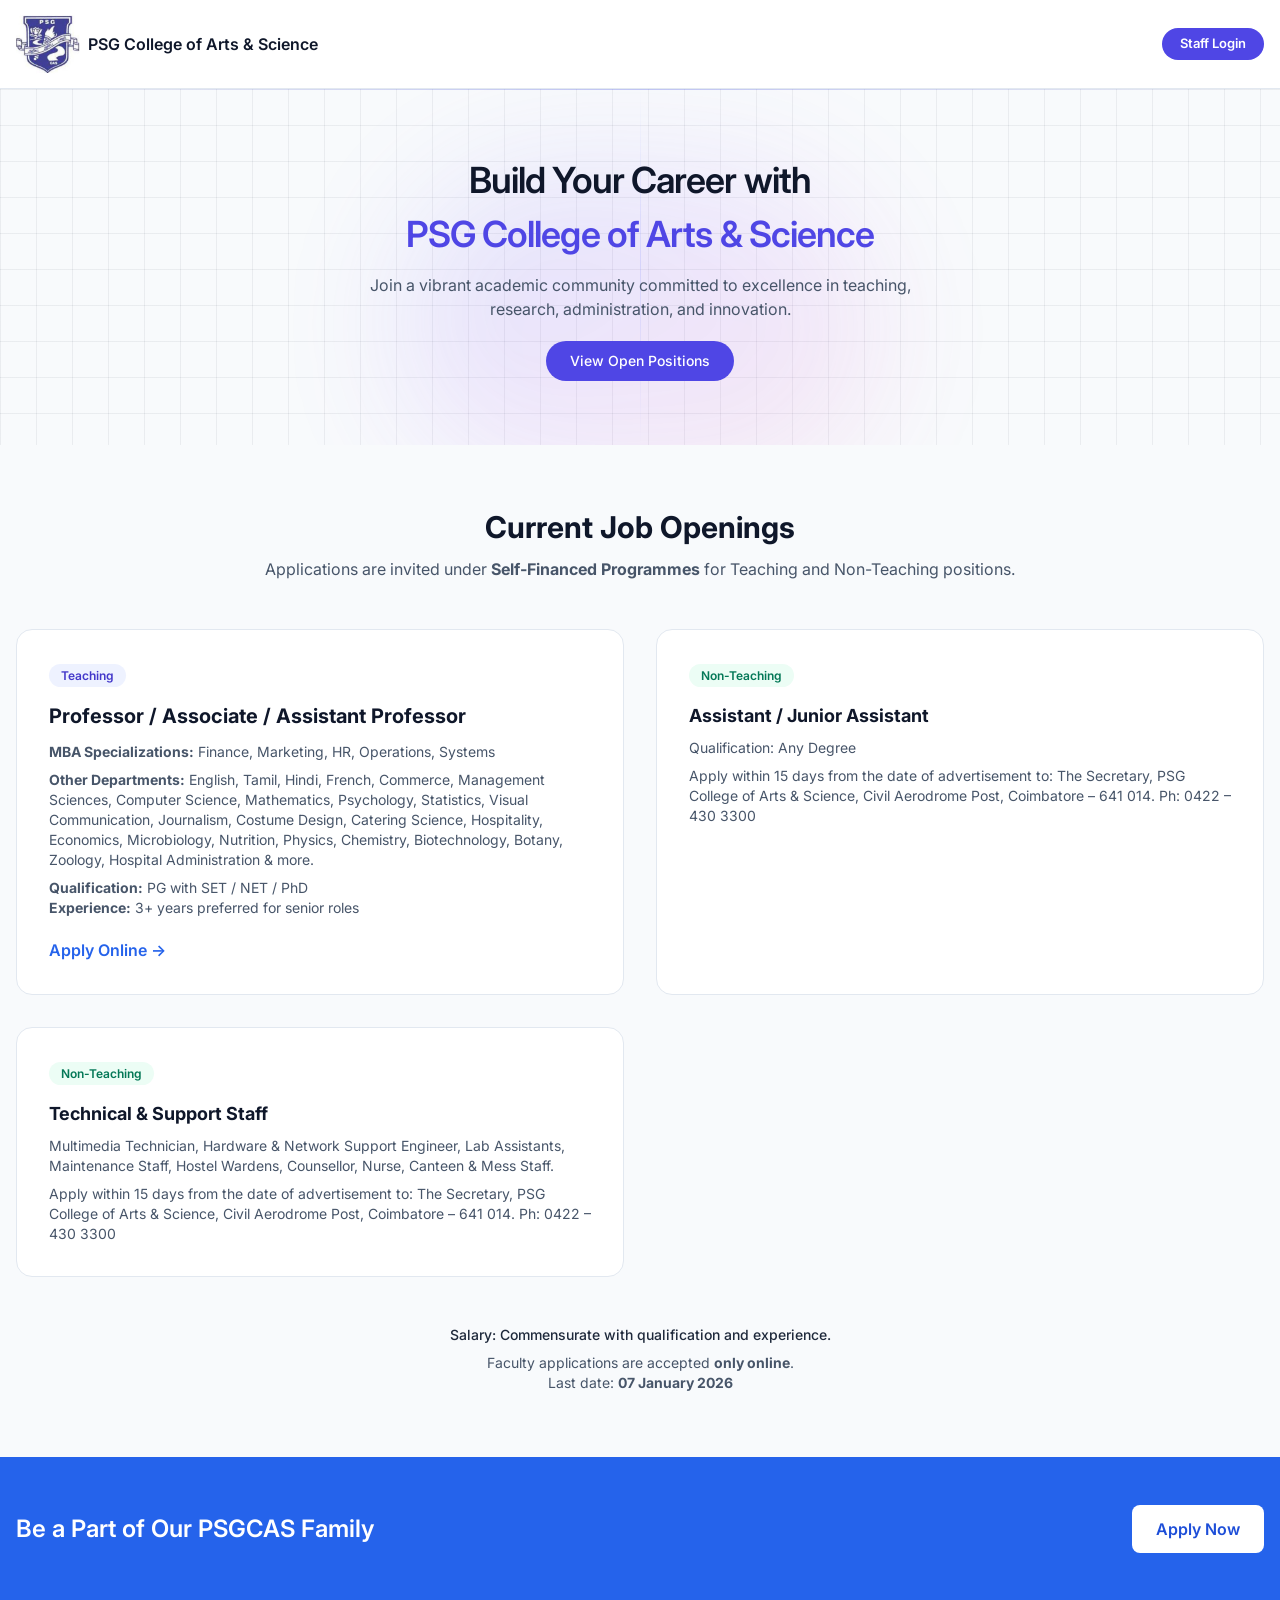
<file: index.html>
<!DOCTYPE html>
<html lang="en">
<head>
  <meta charset="UTF-8">
  <meta name="viewport" content="width=device-width, initial-scale=1">
  <meta name="description" content="Official Careers page for PSG College of Arts &amp; Science, Coimbatore. Explore job openings and career opportunities.">
  <meta name="author" content="PSG College of Arts &amp; Science">
  <meta name="keywords" content="PSG College of Arts &amp; Science, Careers, Coimbatore, Job Openings, Faculty Positions, Non-Teaching Positions, PSGCAS Jobs, PSGCAS Career Opportunities">
  <title>PSG College of Arts &amp; Science | Careers</title>

  <!-- Google Fonts: Geist-like -->
  <link href="https://fonts.googleapis.com/css2?family=Inter:wght@400;500;600;700;800&display=swap" rel="stylesheet">
  <link rel="stylesheet" href="https://cdnjs.cloudflare.com/ajax/libs/font-awesome/6.5.0/css/all.min.css">

  <style>
    /* ── RESET + BASE ──────────────────────── */
    *, ::before, ::after { box-sizing: border-box; margin: 0; padding: 0; border-width: 0; border-style: solid; border-color: #e5e7eb; }
    html { line-height: 1.5; -webkit-text-size-adjust: 100%; font-family: "Inter", system-ui, -apple-system, BlinkMacSystemFont, "Segoe UI", sans-serif; }
    body { margin: 0; line-height: inherit; background-color: #f8fafc; color: #0f172a; }
    a { color: inherit; text-decoration: inherit; }
    img, svg, video { display: block; vertical-align: middle; max-width: 100%; height: auto; }
    h1,h2,h3,h4,h5,h6 { font-size: inherit; font-weight: inherit; }
    button { cursor: pointer; font-family: inherit; }
    [hidden] { display: none; }

    /* ── UTILITIES ─────────────────────────── */
    .mx-auto   { margin-left: auto; margin-right: auto; }
    .mt-2      { margin-top: .5rem; }
    .mt-3      { margin-top: .75rem; }
    .mt-4      { margin-top: 1rem; }
    .mt-5      { margin-top: 1.25rem; }
    .mb-12     { margin-bottom: 3rem; }
    .mt-12     { margin-top: 3rem; }
    .max-w-7xl { max-width: 80rem; }
    .max-w-3xl { max-width: 48rem; }
    .max-w-xl  { max-width: 36rem; }
    .w-full    { width: 100%; }
    .w-auto    { width: auto; }
    .h-full    { height: 100%; }
    .flex      { display: flex; }
    .inline-flex { display: inline-flex; }
    .grid      { display: grid; }
    .hidden    { display: none; }
    .block     { display: block; }
    .items-center    { align-items: center; }
    .justify-center  { justify-content: center; }
    .justify-between { justify-content: space-between; }
    .flex-col  { flex-direction: column; }
    .flex-1    { flex: 1 1 0%; }
    .gap-2     { gap: .5rem; }
    .gap-3     { gap: .75rem; }
    .gap-6     { gap: 1.5rem; }
    .gap-8     { gap: 2rem; }
    .text-center { text-align: center; }
    .font-medium  { font-weight: 500; }
    .font-semibold{ font-weight: 600; }
    .font-bold    { font-weight: 700; }
    .leading-tight   { line-height: 1.25; }
    .leading-relaxed { line-height: 1.625; }
    .tracking-tight  { letter-spacing: -.025em; }
    .rounded-full { border-radius: 9999px; }
    .rounded-lg   { border-radius: .5rem; }
    .rounded-xl   { border-radius: .75rem; }
    .rounded-2xl  { border-radius: 1rem; }
    .rounded-md   { border-radius: .375rem; }
    .border       { border-width: 1px; }
    .border-b     { border-bottom-width: 1px; }
    .overflow-hidden { overflow: hidden; }
    .relative { position: relative; }
    .absolute { position: absolute; }
    .fixed    { position: fixed; }
    .sticky   { position: sticky; }
    .inset-0  { inset: 0; }
    .inset-x-0{ left: 0; right: 0; }
    .inset-y-0{ top: 0; bottom: 0; }
    .top-0    { top: 0; }
    .top-20   { top: 5rem; }
    .left-4   { left: 1rem; }
    .right-4  { right: 1rem; }
    .bottom-4 { bottom: 1rem; }
    .left-1\/2{ left: 50%; }
    .z-10  { z-index: 10; }
    .z-30  { z-index: 30; }
    .z-50  { z-index: 50; }
    .-z-10 { z-index: -10; }
    .-z-20 { z-index: -20; }
    .opacity-30 { opacity: .3; }
    .opacity-40 { opacity: .4; }
    .opacity-60 { opacity: .6; }
    .p-1\.5   { padding: .375rem; }
    .p-8      { padding: 2rem; }
    .px-2     { padding-left: .5rem;  padding-right: .5rem; }
    .px-3     { padding-left: .75rem; padding-right: .75rem; }
    .px-4     { padding-left: 1rem;   padding-right: 1rem; }
    .px-5     { padding-left: 1.25rem;padding-right: 1.25rem; }
    .px-6     { padding-left: 1.5rem; padding-right: 1.5rem; }
    .py-1     { padding-top: .25rem;   padding-bottom: .25rem; }
    .py-1\.5  { padding-top: .375rem;  padding-bottom: .375rem; }
    .py-2\.5  { padding-top: .625rem;  padding-bottom: .625rem; }
    .py-3     { padding-top: .75rem;   padding-bottom: .75rem; }
    .py-10    { padding-top: 2.5rem;   padding-bottom: 2.5rem; }
    .py-12    { padding-top: 3rem;     padding-bottom: 3rem; }
    .py-16    { padding-top: 4rem;     padding-bottom: 4rem; }
    .space-y-1 > :not([hidden]) ~ :not([hidden]) { margin-top: .25rem; }
    .text-xs  { font-size: .75rem;   line-height: 1rem; }
    .text-sm  { font-size: .875rem;  line-height: 1.25rem; }
    .text-lg  { font-size: 1.125rem; line-height: 1.75rem; }
    .text-xl  { font-size: 1.25rem;  line-height: 1.75rem; }
    .text-2xl { font-size: 1.5rem;   line-height: 2rem; }
    .text-14  { font-size: 14px; }

    /* COLORS */
    .bg-white        { background-color: #fff; }
    .bg-white\/90    { background-color: rgba(255,255,255,.9); }
    .bg-slate-50     { background-color: #f8fafc; }
    .bg-slate-200    { background-color: #e2e8f0; }
    .bg-indigo-50    { background-color: #eef2ff; }
    .bg-indigo-600   { background-color: #4f46e5; }
    .bg-emerald-50   { background-color: #ecfdf5; }
    .bg-blue-600     { background-color: #2563eb; }
    .border-slate-200{ border-color: #e2e8f0; }
    .border-slate-300{ border-color: #cbd5e1; }
    .text-white      { color: #fff; }
    .text-slate-600  { color: #475569; }
    .text-slate-700  { color: #334155; }
    .text-slate-800  { color: #1e293b; }
    .text-slate-900  { color: #0f172a; }
    .text-indigo-600 { color: #4f46e5; }
    .text-indigo-700 { color: #4338ca; }
    .text-blue-600   { color: #2563eb; }
    .text-blue-700   { color: #1d4ed8; }
    .text-emerald-700{ color: #047857; }

    /* SHADOWS */
    .shadow-sm { box-shadow: 0 1px 2px rgba(0,0,0,.05); }
    .shadow-lg { box-shadow: 0 10px 15px -3px rgba(0,0,0,.1), 0 4px 6px -4px rgba(0,0,0,.1); }

    /* TRANSITIONS */
    .transition { transition-property: color, background-color, border-color, opacity, box-shadow, transform; transition-timing-function: cubic-bezier(.4,0,.2,1); transition-duration: 150ms; }

    /* BACKDROP */
    .backdrop-blur { -webkit-backdrop-filter: blur(8px); backdrop-filter: blur(8px); }

    /* BLUR */
    .blur-3xl { filter: blur(64px); }

    /* HOVER STATES */
    .hover\:bg-slate-100:hover { background-color: #f1f5f9; }
    .hover\:bg-slate-50:hover  { background-color: #f8fafc; }
    .hover\:bg-indigo-700:hover{ background-color: #4338ca; }
    .hover\:bg-blue-700:hover  { background-color: #1d4ed8; }
    .hover\:bg-blue-50:hover   { background-color: #eff6ff; }
    .hover\:text-indigo-600:hover { color: #4f46e5; }
    .hover\:shadow-xl:hover { box-shadow: 0 20px 25px -5px rgba(0,0,0,.1), 0 8px 10px -6px rgba(0,0,0,.1); }

    /* FOCUS */
    .focus\:outline-none:focus { outline: none; }

    /* H1 SPECIAL */
    .h1-size { font-size: 1.5rem; }
    @media(min-width:640px)  { .h1-size { font-size: 1.875rem; } .sm\:block { display: block; } .sm\:flex { display: flex; } .sm\:hidden { display: none; } .sm\:py-14 { padding-top: 3.5rem; padding-bottom: 3.5rem; } .sm\:text-3xl { font-size: 1.875rem; line-height: 2.25rem; } .sm\:text-base { font-size: 1rem; line-height: 1.5rem; } }
    @media(min-width:768px)  { .h1-size { font-size: 2.25rem; } .md\:grid-cols-2 { grid-template-columns: repeat(2,minmax(0,1fr)); } .md\:py-16 { padding-top: 4rem; padding-bottom: 4rem; } .md\:text-base { font-size: 1rem; } .md\:text-4xl { font-size: 2.25rem; line-height: 2.5rem; } }

    /* GRID BG */
    .grid-bg { background-image: linear-gradient(to right, rgba(15,23,42,.06) 1px, transparent 1px), linear-gradient(to bottom, rgba(15,23,42,.06) 1px, transparent 1px); background-size: 36px 36px; }

    /* GRADIENT HELPERS */
    .pulse-line-h { background-image: linear-gradient(to right, transparent, #818cf8, transparent); }
    .pulse-line-v { background-image: linear-gradient(to bottom, transparent, #a5b4fc, transparent); }
    .grad-blob    { background-image: linear-gradient(to bottom right, rgba(99,102,241,.3), rgba(168,85,247,.2), rgba(236,72,153,.2)); }
    .h-px { height: 1px; }
    .w-px { width: 1px; }
    .h-320 { height: 320px; }
    .w-480 { width: 480px; }
    .-translate-x-1\/2 { transform: translateX(-50%); }

    /* PULSE ANIMATIONS */
    @keyframes pulse-slow   { 0%,100%{opacity:.4} 50%{opacity:.7} }
    @keyframes pulse-slower { 0%,100%{opacity:.3} 50%{opacity:.55} }
    .animate-pulse-slow   { animation: pulse-slow   3s ease-in-out infinite; }
    .animate-pulse-slower { animation: pulse-slower 5s ease-in-out infinite; }

    /* INLINE-FLEX FOR LINKS */
    .inline-flex-mt5 { display: inline-flex; margin-top: 1.25rem; font-weight: 600; }

    /* ── LOGIN MODAL ─────────────────────────── */
    .modal-overlay {
      display: none; position: fixed; inset: 0; z-index: 100;
      background: rgba(15,23,42,.6); backdrop-filter: blur(6px);
      align-items: center; justify-content: center; padding: 1rem;
    }
    .modal-overlay.active { display: flex; }
    .modal-box {
      background: #fff; border-radius: 1rem; width: 100%; max-width: 420px;
      padding: 2rem; box-shadow: 0 25px 50px -12px rgba(0,0,0,.35);
      animation: fadeIn .2s ease; position: relative;
    }
    @keyframes fadeIn { from{opacity:0;transform:translateY(10px)} to{opacity:1;transform:translateY(0)} }
    .modal-logo { display: flex; align-items: center; gap: .75rem; margin-bottom: 1.5rem; }
    .modal-logo img { height: 44px; border-radius: .375rem; }
    .modal-logo-brand { font-size: .9rem; font-weight: 600; color: #0f172a; }
    .modal-logo-sub   { font-size: .75rem; color: #94a3b8; }
    .modal-title  { font-size: 1.25rem; font-weight: 700; color: #0f172a; margin-bottom: .375rem; }
    .modal-sub    { font-size: .8125rem; color: #475569; margin-bottom: 1.5rem; }
    .form-label   { display: block; font-size: .8125rem; font-weight: 600; color: #1e293b; margin-bottom: .375rem; }
    .form-input   { width: 100%; padding: .625rem .875rem; border: 1.5px solid #e2e8f0; border-radius: .5rem; font-size: .9375rem; font-family: inherit; outline: none; transition: border-color .15s; }
    .form-input:focus { border-color: #4f46e5; }
    .form-group   { margin-bottom: 1rem; }
    .btn-login    { width: 100%; padding: .75rem; background: #4f46e5; color: #fff; border: none; border-radius: .625rem; font-weight: 700; font-size: .9375rem; cursor: pointer; transition: background .15s; }
    .btn-login:hover { background: #4338ca; }
    .btn-login:disabled { opacity: .6; cursor: not-allowed; }
    .error-msg { background: #fef2f2; border: 1px solid #fecaca; color: #b91c1c; border-radius: .5rem; padding: .625rem .875rem; font-size: .8125rem; margin-bottom: 1rem; display: none; }
    .modal-close { position: absolute; top: 1rem; right: 1rem; background: none; border: none; font-size: 1.25rem; color: #94a3b8; cursor: pointer; line-height: 1; }
    .modal-close:hover { color: #0f172a; }
    .login-hint { margin-top: 1rem; text-align: center; font-size: .75rem; color: #94a3b8; background: #f8fafc; border-radius: .5rem; padding: .625rem; }
    .login-hint strong { color: #475569; }
    .spinner { display: inline-block; width: 16px; height: 16px; border: 2px solid rgba(255,255,255,.3); border-top-color: #fff; border-radius: 50%; animation: spin .7s linear infinite; margin-right: .375rem; vertical-align: middle; }
    @keyframes spin { to{transform:rotate(360deg)} }

    /* Admin button in nav */
    .btn-admin-nav { padding: .4rem 1.125rem; border-radius: 9999px; background: #4f46e5; color: #fff; font-size: .8125rem; font-weight: 600; border: none; cursor: pointer; transition: background .15s; }
    .btn-admin-nav:hover { background: #4338ca; }
  </style>
</head>
<body class="bg-slate-50 text-slate-900">

<!-- ── NAVBAR ─────────────────────────────── -->
<header class="sticky top-0 z-30 bg-white/90 backdrop-blur border-b border-slate-200">
  <nav class="mx-auto w-full px-4 py-3">
    <div class="flex items-center justify-between">

      <!-- Logo (Left) -->
      <a href="#" class="flex items-center gap-2">
        <div style="height:4rem;width:auto;border-radius:.5rem;background:#e2e8f0;overflow:hidden;display:flex;align-items:center;justify-content:center;">
          <img src="assets/psg_college_of_arts_and_science_logo.jpg" alt="PSG CAS Logo" style="height:100%;width:100%;object-fit:cover;">
        </div>
        <div class="leading-tight">
          <p class="font-semibold text-sm md:text-base">PSG College of Arts &amp; Science</p>
        </div>
      </a>

      <div class="hidden sm:flex items-center justify-center gap-6 text-sm md:text-base flex-1">
      </div>

      <!-- Admin Login button (Desktop) -->
      <div class="hidden sm:flex items-center gap-2">
        <a href="login.html" class="btn-admin-nav">Staff Login</a>
      </div>

      <!-- Mobile: hamburger -->
      <div class="flex items-center gap-2 sm:hidden">
        <a href="login.html" class="btn-admin-nav" style="font-size:.75rem;padding:.375rem .75rem;text-decoration:none;">Staff Login</a>
        <button id="mobile-menu-toggle" type="button" style="display:inline-flex;align-items:center;justify-content:center;border-radius:.375rem;padding:.375rem;border:1px solid #cbd5e1;color:#334155;background:none;" aria-label="Open navigation menu">
          <svg style="height:1.25rem;width:1.25rem;" xmlns="http://www.w3.org/2000/svg" fill="none" viewBox="0 0 24 24" stroke="currentColor" stroke-width="2">
            <path stroke-linecap="round" stroke-linejoin="round" d="M4 6h16M4 12h16M4 18h16"/>
          </svg>
        </button>
      </div>
    </div>

    <div id="mobile-menu" class="sm:hidden mt-3 space-y-1 rounded-2xl border border-slate-200 bg-white shadow-sm px-3 py-3 hidden">
    </div>
  </nav>
</header>

<script>
  document.addEventListener('DOMContentLoaded', function () {
    const btn  = document.getElementById('mobile-menu-toggle');
    const menu = document.getElementById('mobile-menu');
    btn.addEventListener('click', () => menu.classList.toggle('hidden'));
  });
</script>

<!-- ── MAIN ─────────────────────────────── -->
<main class="mx-auto w-full">

  <!-- HERO -->
  <section id="careers-hero" class="relative flex flex-col items-center py-10 sm:py-14 md:py-16 overflow-hidden">
    <!-- GRID BACKGROUND -->
    <div class="absolute inset-0 -z-20 grid-bg"></div>

    <!-- PULSE LINES -->
    <div class="absolute inset-x-0 top-0 h-px pulse-line-h opacity-40 animate-pulse-slow -z-10"></div>
    <div class="absolute inset-y-0 left-1/2 w-px pulse-line-v opacity-30 animate-pulse-slower -z-10"></div>

    <!-- SOFT GRADIENT BLOB -->
    <div class="absolute top-20 left-1/2 -translate-x-1/2 w-480 h-320 grad-blob blur-3xl rounded-full opacity-60 -z-10"></div>

    <!-- CONTENT -->
    <h1 class="relative z-10 text-center h1-size font-semibold tracking-tight text-slate-900">
      <span>Build Your Career with</span><br>
      <span class="text-indigo-600">PSG College of Arts &amp; Science</span>
    </h1>

    <p class="relative z-10 mt-3 max-w-xl text-center text-sm sm:text-base text-slate-600">
      Join a vibrant academic community committed to excellence in teaching,
      research, administration, and innovation.
    </p>

    <!-- CTA -->
    <div class="relative z-10 mt-5 flex gap-3 justify-center">
      <a href="#job-openings" class="inline-flex items-center justify-center rounded-full bg-indigo-600 px-6 py-2.5 text-sm font-medium text-white hover:bg-indigo-700 transition">
        View Open Positions
      </a>
    </div>
  </section>

  <!-- JOB OPENINGS -->
  <section id="job-openings" class="max-w-7xl mx-auto px-4 py-16">

    <!-- HEADER -->
    <div class="mb-12 text-center">
      <h2 class="text-2xl sm:text-3xl font-bold text-slate-900">Current Job Openings</h2>
      <p class="mt-3 max-w-3xl mx-auto text-slate-600 text-sm sm:text-base">
        Applications are invited under <strong>Self-Financed Programmes</strong>
        for Teaching and Non-Teaching positions.
      </p>
    </div>

    <!-- JOB GRID -->
    <div class="grid gap-8 md:grid-cols-2">

      <!-- FACULTY : TEACHING (MERGED) -->
      <div class="bg-white rounded-2xl border border-slate-200 p-8 hover:shadow-xl transition">
        <span class="text-xs font-semibold text-indigo-700 bg-indigo-50 px-3 py-1 rounded-full">Teaching</span>
        <h3 class="mt-4 text-xl font-bold text-slate-900">Professor / Associate / Assistant Professor</h3>
        <p class="mt-3 text-sm text-slate-600">
          <strong>MBA Specializations:</strong> Finance, Marketing, HR, Operations, Systems
        </p>
        <p class="mt-2 text-sm text-slate-600 leading-relaxed">
          <strong>Other Departments:</strong> English, Tamil, Hindi, French, Commerce, Management Sciences,
          Computer Science, Mathematics, Psychology, Statistics, Visual Communication, Journalism,
          Costume Design, Catering Science, Hospitality, Economics, Microbiology,
          Nutrition, Physics, Chemistry, Biotechnology, Botany, Zoology,
          Hospital Administration &amp; more.
        </p>
        <p class="mt-2 text-sm text-slate-600">
          <strong>Qualification:</strong> PG with SET / NET / PhD<br>
          <strong>Experience:</strong> 3+ years preferred for senior roles
        </p>
        <a href="apply.html" class="inline-flex-mt5 text-blue-600 hover:text-blue-700">Apply Online →</a>
      </div>

      <!-- NON-TEACHING : ADMIN -->
      <div class="bg-white rounded-2xl border border-slate-200 p-8 hover:shadow-xl transition">
        <span class="text-xs font-semibold text-emerald-700 bg-emerald-50 px-3 py-1 rounded-full">Non-Teaching</span>
        <h3 class="mt-4 text-lg font-bold text-slate-900">Assistant / Junior Assistant</h3>
        <p class="mt-2 text-sm text-slate-600">Qualification: Any Degree</p>
        <p class="mt-2 text-sm text-slate-600">
          Apply within 15 days from the date of advertisement to:
          The Secretary, PSG College of Arts &amp; Science, Civil Aerodrome Post, Coimbatore – 641 014. Ph: 0422 – 430 3300
        </p>
      </div>

      <!-- NON-TEACHING : TECH / SUPPORT -->
      <div class="bg-white rounded-2xl border border-slate-200 p-8 hover:shadow-xl transition">
        <span class="text-xs font-semibold text-emerald-700 bg-emerald-50 px-3 py-1 rounded-full">Non-Teaching</span>
        <h3 class="mt-4 text-lg font-bold text-slate-900">Technical &amp; Support Staff</h3>
        <p class="mt-2 text-sm text-slate-600">
          Multimedia Technician, Hardware &amp; Network Support Engineer,
          Lab Assistants, Maintenance Staff, Hostel Wardens,
          Counsellor, Nurse, Canteen &amp; Mess Staff.
        </p>
        <p class="mt-2 text-sm text-slate-600">
          Apply within 15 days from the date of advertisement to:
          The Secretary, PSG College of Arts &amp; Science, Civil Aerodrome Post, Coimbatore – 641 014. Ph: 0422 – 430 3300
        </p>
      </div>

    </div>

    <!-- FOOTER NOTE -->
    <div class="mt-12 max-w-3xl mx-auto text-center text-sm text-slate-600">
      <p class="font-medium text-slate-800">Salary: Commensurate with qualification and experience.</p>
      <p class="mt-2">
        Faculty applications are accepted <strong>only online</strong>.<br>
        Last date: <strong>07 January 2026</strong>
      </p>
    </div>
  </section>

  <!-- DESKTOP CTA STRIP -->
  <section class="hidden sm:block bg-blue-600">
    <div class="max-w-7xl mx-auto px-4 py-12 flex items-center justify-between">
      <h2 class="text-2xl font-semibold text-white">Be a Part of Our PSGCAS Family</h2>
      <a href="apply.html" class="px-6 py-3 rounded-lg bg-white text-blue-700 font-semibold hover:bg-blue-50 transition">Apply Now</a>
    </div>
  </section>

  <!-- FLOATING MOBILE CTA -->
  <a href="apply.html" class="fixed sm:hidden bottom-4 left-4 right-4 z-50 flex items-center justify-center gap-2 px-5 py-3 rounded-xl bg-blue-600 text-white font-semibold shadow-lg hover:bg-blue-700 transition">
    Go to Career Portal
  </a>

</main>

<!-- Staff login moved to login.html — no inline credentials -->
</body>
</html>
</file>
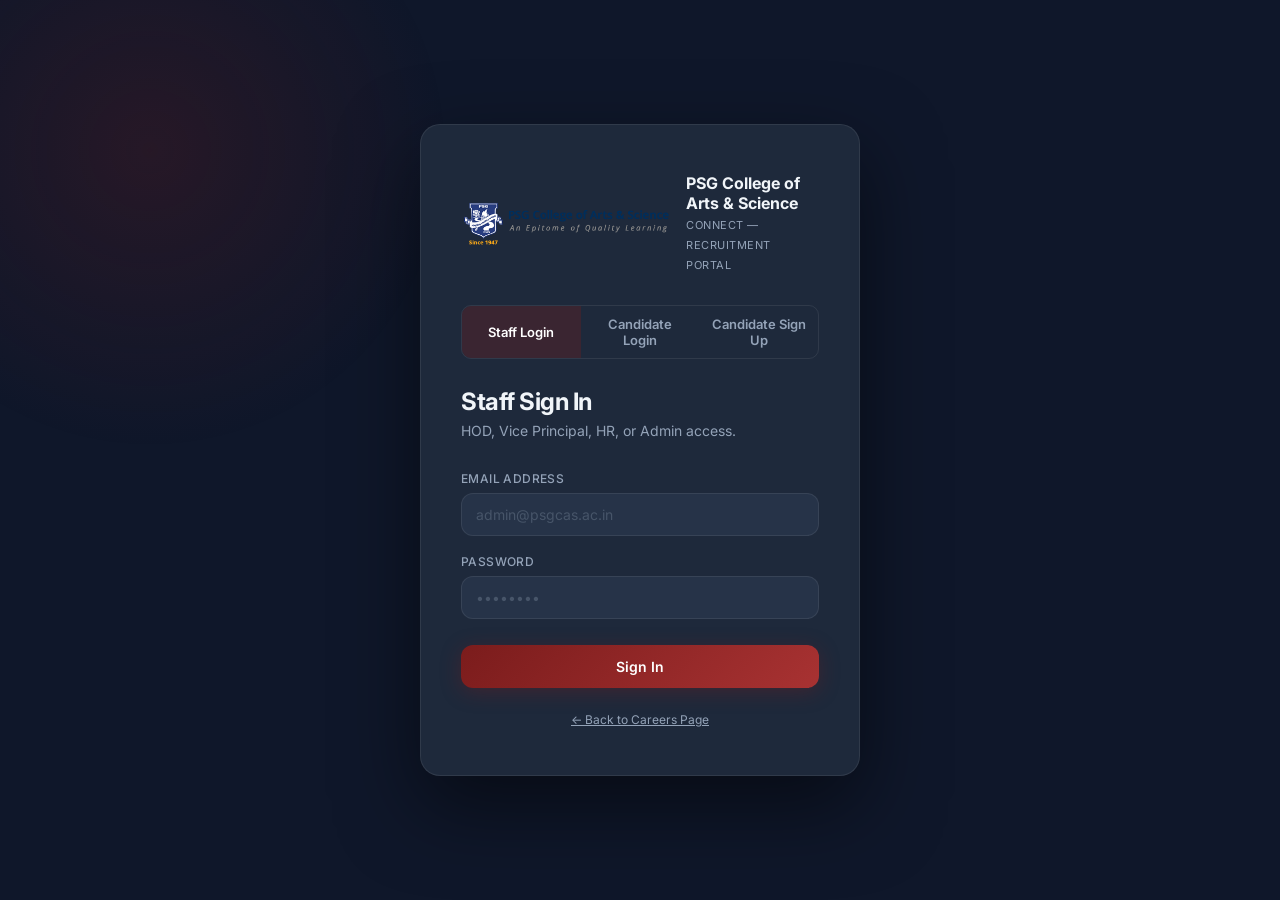
<file: apply.html>
<!DOCTYPE html>
<html lang="en">
<head>
  <meta charset="UTF-8">
  <meta http-equiv="X-UA-Compatible" content="IE=edge">
  <meta name="viewport" content="width=device-width, initial-scale=1.0">
  <title>PSGCAS – Faculty Recruitment Application</title>
  <link href="https://fonts.googleapis.com/css2?family=Inter:wght@400;500;600;700&display=swap" rel="stylesheet">
  <link rel="stylesheet" href="https://cdnjs.cloudflare.com/ajax/libs/font-awesome/6.5.0/css/all.min.css">
  <style>
    *, ::before, ::after { box-sizing: border-box; margin: 0; padding: 0; }
    body { font-family: "Inter", system-ui, sans-serif; background: #fff; color: #0f172a; }
    a { color: inherit; text-decoration: none; }
    .container { width: 100%; max-width: 1200px; margin: 0 auto; padding: 0 1rem; }
    .row { display: flex; flex-wrap: wrap; margin: 0 -.4rem; }
    [class*="col-md-"] { padding: .3rem .4rem; }
    .col-md-1  { width: 8.333%; }  .col-md-2 { width: 16.666%; } .col-md-3 { width: 25%; }
    .col-md-4  { width: 33.333%; } .col-md-5 { width: 41.666%; } .col-md-6 { width: 50%; }
    .col-md-8  { width: 66.666%; } .col-md-10{ width: 83.333%; } .col-md-12{ width: 100%; }
    @media(max-width:768px){ [class*="col-md-"] { width: 100%; } }
    .d-flex { display: flex; } .d-none { display: none !important; } .d-grid { display: grid; }
    .gap-2 { gap: .5rem; } .align-items-end { align-items: flex-end; } .align-self-center { align-self: center; }
    .text-center { text-align: center; } .text-end { text-align: right; } .justify-content-md-center { justify-content: center; }
    .me-md-2 { margin-right: .5rem; } .mt-20 { margin-top: 1.25rem; } .fs-5 { font-size: 1.1rem; }

    .card { background: #fff; border-radius: 1rem; box-shadow: 0 4px 24px rgba(0,0,0,.08); overflow: hidden; }
    .card-header { padding: 1.5rem; background: #fff !important; border-bottom: 2px solid #002e5b; }
    .card-title   { color: #002e5b; font-weight: 700; }
    .card-body    { padding: 1.5rem; }
    .card-title-menu { font-size: 1.05rem; font-weight: 700; color: #1e293b; border-left: 4px solid #002e5b; padding-left: .75rem; margin: .75rem 0; }
    .card-subtitle-menu { font-size: .95rem; font-weight: 600; color: #334155; margin: .75rem 0 .375rem; text-decoration: underline; text-underline-offset: 3px; }
    .logo-desktop { max-height: 80px; }

    /* Alert */
    .alert { padding: 1rem 1.25rem; border-radius: .5rem; margin: 0; }
    .alert-danger { background: #fef2f2; border: 1px solid #fecaca; color: #7f1d1d; }
    .alert-heading { font-size: 1rem; font-weight: 700; margin-bottom: .5rem; }
    .alert ul { margin-left: 1.25rem; margin-bottom: .75rem; }
    .alert ul li { margin-bottom: .25rem; font-size: .9rem; }
    .alert hr { border: none; border-top: 1px solid #fca5a5; margin: .75rem 0; }
    .alert p { font-size: .9rem; } .alert a { color: #7b1c1c; }

    /* Form */
    .form-group { margin-bottom: .8rem; }
    .control-label { display: block; font-size: .8125rem; font-weight: 500; color: #334155; margin-bottom: .3rem; }
    .required { color: #dc2626; }
    .form-control, .form-select {
      width: 100%; padding: .5rem .75rem; border: 1px solid #cbd5e1; border-radius: .5rem;
      font-size: .875rem; font-family: inherit; background: #fff; color: #0f172a; outline: none;
      transition: border-color .15s;
    }
    .form-control:focus, .form-select:focus { border-color: #002e5b; box-shadow: 0 0 0 3px rgba(0,46,91,.12); }
    .form-select-sm { font-size: .8125rem; padding: .375rem .625rem; }
    .form-control-sm { font-size: .8125rem; padding: .375rem .625rem; }
    textarea.form-control { resize: vertical; min-height: 80px; }
    .form-check-input { width: 1rem; height: 1rem; margin-right: .3rem; accent-color: #002e5b; cursor: pointer; }
    .form-check-label { font-size: .875rem; color: #334155; cursor: pointer; }
    .form-check { display: flex; align-items: center; gap: .3rem; margin-bottom: .4rem; }
    .row-check { display: flex; align-items: center; gap: 1rem; flex-wrap: wrap; padding: .3rem 0; }
    .input-group { display: flex; align-items: stretch; }
    .input-group-text { padding: .5rem .75rem; background: #f1f5f9; border: 1px solid #cbd5e1; border-right: none; border-radius: .5rem 0 0 .5rem; font-size: .875rem; color: #334155; }
    .input-group .form-control { border-radius: 0 .5rem .5rem 0; }
    .is-invalid { border-color: #dc2626 !important; }
    .hr { border: none; border-top: 2px solid #e2e8f0; margin: 1.25rem 0; }

    /* Buttons */
    .btn { display: inline-flex; align-items: center; justify-content: center; padding: .5rem 1.25rem; border-radius: .5rem; font-size: .875rem; font-weight: 500; cursor: pointer; border: none; transition: background .15s; }
    .btn-primary { background: #002e5b; color: #fff; }
    .btn-primary:hover { background: #001e3c; }
    .btn-secondary { background: #475569; color: #fff; }
    .btn-secondary:hover { background: #334155; }
    .btn-danger  { background: #ef4444; color: #fff; }
    .btn-danger:hover { background: #dc2626; }
    .btn:disabled { opacity: .6; cursor: not-allowed; }

    /* Dynamic row containers */
    .dyn-row { border: 1px solid #e2e8f0; border-radius: .5rem; padding: .75rem; margin-bottom: .5rem; background: #f8fafc; }
    .add-more { cursor: pointer; margin: .375rem 0; }
    .add-more .d-flex { color: #002e5b; font-size: .875rem; font-weight: 500; gap: .375rem; align-items: center; }
    .add-more:hover { opacity: .8; }

    /* Topbar */
    .top-bar { background: rgba(255,255,255,.95); backdrop-filter: blur(8px); border-bottom: 1px solid #e2e8f0; padding: .75rem 1rem; display: flex; align-items: center; justify-content: space-between; position: sticky; top: 0; z-index: 20; }
    .top-bar-logo { display: flex; align-items: center; gap: .5rem; }
    .top-bar-logo img { height: 46px; border-radius: .375rem; }
    .top-bar-logo span { font-weight: 600; font-size: .875rem; color: #0f172a; }
    .btn-back { padding: .375rem .875rem; border-radius: 9999px; border: 1px solid #e2e8f0; font-size: .8125rem; color: #334155; background: #fff; cursor: pointer; }
    .btn-back:hover { background: #f1f5f9; }

    /* Success overlay */
    .success-overlay { display: none; position: fixed; inset: 0; z-index: 300; background: rgba(15,23,42,.65); backdrop-filter: blur(6px); align-items: center; justify-content: center; padding: 1rem; }
    .success-overlay.active { display: flex; }
    .success-box { background: #fff; border-radius: 1.5rem; padding: 2.25rem 2rem; width: 100%; max-width: 500px; text-align: center; box-shadow: 0 25px 50px -12px rgba(0,0,0,.35); animation: fadeIn .2s ease; max-height: 90vh; overflow-y: auto; }
    @keyframes fadeIn { from{opacity:0;transform:scale(.95)} to{opacity:1;transform:scale(1)} }
    .success-icon { width: 60px; height: 60px; border-radius: 9999px; background: #dcfce7; display: flex; align-items: center; justify-content: center; margin: 0 auto .75rem; font-size: 2rem; color: #16a34a; }
    .success-box h2 { font-size: 1.35rem; font-weight: 800; color: #0f172a; margin-bottom: .35rem; }
    .success-box p  { font-size: .875rem; color: #475569; margin-bottom: 1rem; }
    .ref-card { background: #f0fdf4; border: 2px dashed #86efac; border-radius: 1rem; padding: 1rem 1.25rem; margin: 1rem 0; text-align: center; }
    .ref-label { font-size: .725rem; font-weight: 700; color: #166534; letter-spacing: .08em; text-transform: uppercase; margin-bottom: .35rem; }
    .ref-code { font-size: 1.75rem; font-weight: 800; color: #14532d; font-family: ui-monospace, SFMono-Regular, Menlo, Monaco, Consolas, monospace; letter-spacing: .06em; }

    .form-error-banner { background: #fef2f2; border: 1px solid #fecaca; color: #b91c1c; border-radius: .5rem; padding: .75rem 1rem; font-size: .875rem; margin-bottom: 1rem; display: none; }
    .lock-banner { background: #fffbeb; border: 1px solid #fde68a; color: #92400e; border-radius: .5rem; padding: .75rem 1rem; font-size: .875rem; margin-bottom: 1rem; display: none; font-weight: 600; }

    section { margin-bottom: .5rem; }
  </style>
</head>
<body>

<!-- TOP BAR -->
<div class="top-bar">
  <div class="top-bar-logo">
    <img src="assets/psgcas logo-2.png" alt="PSG CAS">
    <span>PSG College of Arts &amp; Science</span>
  </div>
  <a href="candidate.html" class="btn-back">&#8592; Back to Candidate Portal</a>
</div>

<div class="container" style="margin-top:2rem;margin-bottom:3rem;">
  <form id="apply-form" method="post" enctype="multipart/form-data">
    <div class="card">

      <!-- Header -->
      <div class="card-header">
        <h4 class="card-title text-center">
          <img src="assets/psgcas logo-2.png" class="logo-desktop" alt="PSG CAS" style="margin:0 auto 10px;">
        </h4>
        <h4 class="card-title text-center mt-20 fs-5">FACULTY RECRUITMENT – APPLICATION FORM</h4>
      </div>

      <!-- Guidelines -->
      <div class="alert alert-danger" role="alert">
        <h4 class="alert-heading">Guidelines</h4>
        <ul>
          <li><b>All Fields are Mandatory. If Not Applicable, Type NA</b></li>
          <li>Qualification details should start from your class 10.</li>
          <li>You can save a Draft anytime. Final submission locks your application permanently.</li>
        </ul>
      </div>

      <div class="card-body">
        <div id="lock-banner" class="lock-banner">🔒 This application has been submitted and is locked for editing.</div>
        <div id="form-error-banner" class="form-error-banner"></div>

        <!-- ── Position + Department ── -->
        <section>
          <div class="row">
            <div class="form-group col-md-12">
              <label class="control-label">Applying for the Position <span class="required">*</span></label>
              <select name="position" class="form-select form-select-sm" required id="id_position">
                <option value="">---------</option>
                <option>Professor MBA</option>
                <option>Assistant Prof MBA</option>
                <option>Associate Professor</option>
                <option>Assistant Professor</option>
                <option>Research Assistant</option>
                <option>Teaching Assistant</option>
              </select>
            </div>
          </div>
          <div class="row">
            <div class="form-group col-md-12">
              <label class="control-label">Select the Department applying for <span class="required">*</span></label>
              <select name="department" class="form-select form-select-sm" required id="id_department">
                <option value="">Loading departments…</option>
              </select>
            </div>
          </div>
          <hr class="hr">
        </section>

        <!-- ── Personal Details ── -->
        <section>
          <div class="row"><h5 class="card-title-menu">Personal Details</h5></div>
          <div class="row">
            <div class="form-group col-md-3"><label class="control-label">Name of Applicant <span class="required">*</span></label><input type="text" name="name" maxlength="50" class="form-control" required id="id_name"></div>
            <div class="form-group col-md-3"><label class="control-label">Upload Photo</label><input type="file" name="photo" accept="image/*" class="form-control form-control-sm" id="id_photo"></div>
            <div class="form-group col-md-3"><label class="control-label">Date of Birth <span class="required">*</span></label><input type="date" name="dob" class="form-control" required id="id_dob"></div>
            <div class="form-group col-md-3"><label class="control-label">Gender <span class="required">*</span></label><select name="gender" class="form-select form-select-sm" required id="id_gender"><option value="">---</option><option>Male</option><option>Female</option><option>Transgender</option></select></div>
          </div>
          <div class="row">
            <div class="form-group col-md-3"><label class="control-label">Mother Tongue <span class="required">*</span></label><input type="text" name="mother_tongue" maxlength="50" class="form-control" required id="id_mother_tongue"></div>
            <div class="form-group col-md-3"><label class="control-label">Religion <span class="required">*</span></label><input type="text" name="religion" maxlength="50" class="form-control" required id="id_religion"></div>
            <div class="form-group col-md-3"><label class="control-label">Community <span class="required">*</span></label><input type="text" name="community" maxlength="50" class="form-control" required id="id_community"></div>
            <div class="form-group col-md-3"><label class="control-label">Category <span class="required">*</span></label><select name="category" class="form-select form-select-sm" required id="id_category"><option value="">---</option><option>FC</option><option>BC</option><option>OBC</option><option>MBC</option><option>SC</option><option>ST</option><option>OTHERS</option></select></div>
          </div>
          <div class="row">
            <div class="form-group col-md-3"><label class="control-label">Father's Name <span class="required">*</span></label><input type="text" name="father_name" maxlength="50" class="form-control" required id="id_father_name"></div>
            <div class="form-group col-md-3"><label class="control-label">Marital Status <span class="required">*</span></label><select name="marital_status" class="form-select form-select-sm" required id="id_marital_status"><option value="">---</option><option value="Single">Single</option><option value="Married">Married</option><option value="Divorced">Divorced</option><option value="Widow">Widow</option></select></div>
            <div class="form-group col-md-3"><label class="control-label">Spouse Name</label><input type="text" name="spouse_name" maxlength="50" class="form-control" id="id_spouse_name"></div>
            <div class="form-group col-md-3"><label class="control-label">Differently Abled?</label><select name="diff_abled" class="form-select form-select-sm" id="id_diff_abled"><option value="">---</option><option value="No">No</option><option value="Yes">Yes</option></select></div>
          </div>
          <div class="row">
            <div class="form-group col-md-3"><label class="control-label">Nature of Disability (if applicable)</label><input type="text" name="nature" maxlength="100" class="form-control" id="id_nature"></div>
            <div class="form-group col-md-3"><label class="control-label">Aadhaar Number <span class="required">*</span></label><input type="text" name="aadhaar_no" maxlength="20" class="form-control" required id="id_aadhaar_no"></div>
            <div class="form-group col-md-3"><label class="control-label">PAN Number <span class="required">*</span></label><input type="text" name="pan_no" maxlength="20" class="form-control" required id="id_pan_no"></div>
            <div class="form-group col-md-3"><label class="control-label">Mobile No. <span class="required">*</span></label><input type="text" name="mobile_no" maxlength="15" class="form-control" required id="id_mobile_no"></div>
          </div>
          <div class="row">
            <div class="form-group col-md-12"><label class="control-label">Email <span class="required">*</span></label><input type="email" name="email" maxlength="254" class="form-control" required id="id_email"></div>
          </div>
          <hr class="hr">
        </section>

        <!-- ── Languages Known ── -->
        <section>
          <div class="row"><h5 class="card-title-menu">Languages Known</h5></div>
          <div id="language-container"></div>
          <div class="add-more" id="add-lang"><div class="d-flex"><i class="fa-solid fa-plus"></i>&nbsp; Add Language</div></div>
          <hr class="hr">
        </section>

        <!-- ── Native Address ── -->
        <section>
          <div class="row"><h5 class="card-title-menu">Native / Permanent Address</h5></div>
          <div class="row">
            <div class="form-group col-md-6"><label class="control-label">Address <span class="required">*</span></label><textarea name="native_address" rows="2" class="form-control" required id="id_native_address"></textarea></div>
            <div class="form-group col-md-3"><label class="control-label">City <span class="required">*</span></label><input type="text" name="native_city" maxlength="50" class="form-control" required id="id_native_city"></div>
            <div class="form-group col-md-3"><label class="control-label">State <span class="required">*</span></label><input type="text" name="native_state" maxlength="50" class="form-control" required id="id_native_state"></div>
          </div>
          <div class="row">
            <div class="form-group col-md-6"><label class="control-label">Country <span class="required">*</span></label><input type="text" name="native_country" maxlength="50" class="form-control" required id="id_native_country"></div>
            <div class="form-group col-md-6"><label class="control-label">Pincode <span class="required">*</span></label><input type="text" name="native_pincode" maxlength="10" class="form-control" required id="id_native_pincode"></div>
          </div>
          <hr class="hr">
        </section>

        <!-- ── Local / Communication Address ── -->
        <section>
          <div class="row d-flex align-items-center justify-content-between">
            <h5 class="card-title-menu" style="margin:0;">Local / Communication Address</h5>
            <div class="form-check" style="margin:0;">
              <input type="checkbox" id="copy-address" class="form-check-input" onchange="copyNativeAddress(this)">
              <label class="form-check-label" for="copy-address" style="font-weight:600;font-size:.85rem;">Communication Address same as Permanent Address</label>
            </div>
          </div>
          <div class="row" style="margin-top:.75rem;">
            <div class="form-group col-md-6"><label class="control-label">Address <span class="required">*</span></label><textarea name="local_address" rows="2" class="form-control" required id="id_local_address"></textarea></div>
            <div class="form-group col-md-3"><label class="control-label">City <span class="required">*</span></label><input type="text" name="local_city" maxlength="50" class="form-control" required id="id_local_city"></div>
            <div class="form-group col-md-3"><label class="control-label">State <span class="required">*</span></label><input type="text" name="local_state" maxlength="50" class="form-control" required id="id_local_state"></div>
          </div>
          <div class="row">
            <div class="form-group col-md-6"><label class="control-label">Country <span class="required">*</span></label><input type="text" name="local_country" maxlength="50" class="form-control" required id="id_local_country"></div>
            <div class="form-group col-md-6"><label class="control-label">Pincode <span class="required">*</span></label><input type="text" name="local_pincode" maxlength="10" class="form-control" required id="id_local_pincode"></div>
          </div>
          <hr class="hr">
        </section>

        <!-- ── Educational Details ── -->
        <section>
          <div class="row"><h5 class="card-title-menu">Educational Details <small style="font-size:13px;font-weight:400;color:#64748b;">(Mandatory from 10th Std)</small></h5></div>

          <!-- Eligibility Tests & Extra Curricular Checks -->
          <div class="row align-items-end justify-content-between" style="margin-bottom:.75rem;">
            <div class="form-group col-md-6">
              <label class="control-label">Eligibility Test</label>
              <div class="row-check">
                <input type="checkbox" name="net" class="form-check-input" id="id_net">
                <label class="form-check-label" for="id_net">NET</label>
                <input type="checkbox" name="set_slet" class="form-check-input" id="id_set_slet">
                <label class="form-check-label" for="id_set_slet">SET / SLET</label>
              </div>
            </div>
            <div class="form-group col-md-6">
              <label class="control-label">Extra Curricular / Quality Involvement</label>
              <div class="row-check">
                <input type="checkbox" name="nss" class="form-check-input" id="id_nss">
                <label class="form-check-label" for="id_nss">NSS</label>
                <input type="checkbox" name="ncc" class="form-check-input" id="id_ncc">
                <label class="form-check-label" for="id_ncc">NCC</label>
                <input type="checkbox" name="naac" class="form-check-input" id="id_naac">
                <label class="form-check-label" for="id_naac">NAAC</label>
                <input type="checkbox" name="iqac" class="form-check-input" id="id_iqac">
                <label class="form-check-label" for="id_iqac">IQAC</label>
                <input type="checkbox" name="iso" class="form-check-input" id="id_iso">
                <label class="form-check-label" for="id_iso">ISO</label>
              </div>
            </div>
          </div>

          <!-- Qualification Rows Builder -->
          <div id="education-container"></div>
          <div class="add-more" id="add-edu"><div class="d-flex"><i class="fa-solid fa-plus"></i>&nbsp; Add Qualification</div></div>

          <div class="row" style="margin-top:.75rem;">
            <div class="form-group col-md-12">
              <label class="control-label">Special Achievements in academics, If any (Not exceeding 300 words)</label>
              <textarea name="achivements" rows="3" class="form-control" placeholder="Specify awards, honors, ranks or NA" id="id_achivements"></textarea>
            </div>
          </div>
          <hr class="hr">
        </section>

        <!-- ── Work Experience ── -->
        <section>
          <div class="row"><h5 class="card-title-menu">Work Experience</h5></div>

          <!-- Teaching Experience -->
          <div class="row"><h6 class="card-subtitle-menu">Teaching Experience</h6></div>
          <div id="teaching-container"></div>
          <div class="add-more" id="add-teaching"><div class="d-flex"><i class="fa-solid fa-plus"></i>&nbsp; Add Teaching Experience</div></div>

          <!-- Industry Experience -->
          <div class="row"><h6 class="card-subtitle-menu" style="margin-top:1rem;">Industry Experience</h6></div>
          <div id="industry-container"></div>
          <div class="add-more" id="add-industry"><div class="d-flex"><i class="fa-solid fa-plus"></i>&nbsp; Add Industry Experience</div></div>
          <hr class="hr">
        </section>

        <!-- ── STRUCTURED RESEARCH DATA CAPTURE ── -->
        <section id="research-section">
          <div class="row"><h5 class="card-title-menu">Research & Publications</h5></div>

          <!-- Extra Scopus & H-Index Fields -->
          <div class="row">
            <div class="form-group col-md-4"><label class="control-label">Scopus ID</label><input type="text" name="scopus_id" maxlength="50" class="form-control" placeholder="e.g. 57200112233" id="id_scopus_id"></div>
            <div class="form-group col-md-4"><label class="control-label">H-Index (Google Scholar)</label><input type="number" name="h_index_google" min="0" class="form-control" placeholder="0" id="id_h_index_google"></div>
            <div class="form-group col-md-4"><label class="control-label">H-Index (Scopus)</label><input type="number" name="h_index_scopus" min="0" class="form-control" placeholder="0" id="id_h_index_scopus"></div>
          </div>

          <!-- Publications Row Builder -->
          <div class="row"><h6 class="card-subtitle-menu" style="margin-top:.75rem;">1. Publications</h6></div>
          <div id="pub-container"></div>
          <div class="add-more" id="add-pub"><div class="d-flex"><i class="fa-solid fa-plus"></i>&nbsp; Add Publication</div></div>

          <!-- Patents Row Builder -->
          <div class="row"><h6 class="card-subtitle-menu" style="margin-top:1rem;">2. Patents</h6></div>
          <div id="pat-container"></div>
          <div class="add-more" id="add-pat"><div class="d-flex"><i class="fa-solid fa-plus"></i>&nbsp; Add Patent</div></div>

          <!-- Consultancy Row Builder -->
          <div class="row"><h6 class="card-subtitle-menu" style="margin-top:1rem;">3. Consultancy Projects</h6></div>
          <div id="con-container"></div>
          <div class="add-more" id="add-con"><div class="d-flex"><i class="fa-solid fa-plus"></i>&nbsp; Add Consultancy</div></div>

          <!-- Research Projects Row Builder -->
          <div class="row"><h6 class="card-subtitle-menu" style="margin-top:1rem;">4. Research Projects</h6></div>
          <div id="prj-container"></div>
          <div class="add-more" id="add-prj"><div class="d-flex"><i class="fa-solid fa-plus"></i>&nbsp; Add Research Project</div></div>

          <!-- Post-Doctoral / Fellowships (PDF Details) -->
          <div class="row"><h6 class="card-subtitle-menu" style="margin-top:1rem;">5. Post-Doctoral / Fellowships (PDF Details)</h6></div>
          <div id="pdf-container"></div>
          <div class="add-more" id="add-pdf"><div class="d-flex"><i class="fa-solid fa-plus"></i>&nbsp; Add PDF Detail</div></div>

          <!-- Quality & Administrative Roles -->
          <div class="row"><h6 class="card-subtitle-menu" style="margin-top:1rem;">6. Quality Assurance & Administrative Experience</h6></div>
          <div class="row">
            <div class="form-group col-md-4">
              <div class="form-check" style="margin-top:1.5rem;">
                <input type="checkbox" name="iso_involvement" class="form-check-input" id="id_iso_involvement">
                <label class="form-check-label" for="id_iso_involvement">ISO Involvement</label>
              </div>
            </div>
            <div class="form-group col-md-8">
              <label class="control-label">ISO Involvement Details</label>
              <input type="text" name="iso_details" class="form-control" placeholder="e.g. ISO Lead Auditor / Coordinator">
            </div>
          </div>
          <div class="row">
            <div class="form-group col-md-12">
              <label class="control-label">NAAC / IQAC Experience Details</label>
              <textarea name="naac_iqac_details" rows="2" class="form-control" placeholder="Details of NAAC SSR preparation, IQAC committee roles, etc."></textarea>
            </div>
          </div>

          <div class="row"><h6 class="card-subtitle-menu" style="margin-top:.75rem;">Administrative Positions Held</h6></div>
          <div id="admin-container"></div>
          <div class="add-more" id="add-admin-pos"><div class="d-flex"><i class="fa-solid fa-plus"></i>&nbsp; Add Administrative Position</div></div>
          <hr class="hr">
        </section>

        <!-- ── Salary & Joining Details ── -->
        <section>
          <div class="row"><h5 class="card-title-menu">Salary &amp; Joining Details</h5></div>
          <div class="row">
            <div class="form-group col-md-4"><label class="control-label">Last Pay Drawn (₹)</label><input type="text" name="last_pay" class="form-control" id="id_last_pay"></div>
            <div class="form-group col-md-4"><label class="control-label">Pay Expected (₹) <span class="required">*</span></label><input type="text" name="pay_expected" class="form-control" required id="id_pay_expected"></div>
            <div class="form-group col-md-4"><label class="control-label">Joining Time Required <span class="required">*</span></label><input type="text" name="join_time" class="form-control" required placeholder="e.g. 1 Month / Immediate" id="id_join_time"></div>
          </div>
          <hr class="hr">
        </section>

        <!-- ── Professional References ── -->
        <section>
          <div class="row"><h5 class="card-title-menu">Professional References</h5></div>
          <div class="row"><h6 class="card-subtitle-menu">Reference 1</h6></div>
          <div class="row">
            <div class="form-group col-md-3"><label class="control-label">Name <span class="required">*</span></label><input type="text" name="name_1" class="form-control" required id="id_name_1"></div>
            <div class="form-group col-md-3"><label class="control-label">Designation <span class="required">*</span></label><input type="text" name="designation_1" class="form-control" required id="id_designation_1"></div>
            <div class="form-group col-md-3"><label class="control-label">Mobile <span class="required">*</span></label><input type="text" name="mobile_1" class="form-control" required id="id_mobile_1"></div>
            <div class="form-group col-md-3"><label class="control-label">Email <span class="required">*</span></label><input type="email" name="email_1" class="form-control" required id="id_email_1"></div>
          </div>
          <div class="row">
            <div class="form-group col-md-12"><label class="control-label">Address <span class="required">*</span></label><input type="text" name="address_1" class="form-control" required id="id_address_1"></div>
          </div>

          <div class="row" style="margin-top:1rem;"><h6 class="card-subtitle-menu">Reference 2</h6></div>
          <div class="row">
            <div class="form-group col-md-3"><label class="control-label">Name <span class="required">*</span></label><input type="text" name="name_2" class="form-control" required id="id_name_2"></div>
            <div class="form-group col-md-3"><label class="control-label">Designation <span class="required">*</span></label><input type="text" name="designation_2" class="form-control" required id="id_designation_2"></div>
            <div class="form-group col-md-3"><label class="control-label">Mobile <span class="required">*</span></label><input type="text" name="mobile_2" class="form-control" required id="id_mobile_2"></div>
            <div class="form-group col-md-3"><label class="control-label">Email <span class="required">*</span></label><input type="email" name="email_2" class="form-control" required id="id_email_2"></div>
          </div>
          <div class="row">
            <div class="form-group col-md-12"><label class="control-label">Address <span class="required">*</span></label><input type="text" name="address_2" class="form-control" required id="id_address_2"></div>
          </div>
          <hr class="hr">
        </section>

        <!-- ── Additional Declarations & Vacancy ── -->
        <section>
          <div class="row"><h5 class="card-title-menu">Additional Details &amp; Declarations</h5></div>
          <div class="row">
            <div class="form-group col-md-6"><label class="control-label">Any Relative Working at PSG Institutions?</label><textarea name="relative" rows="2" class="form-control" placeholder="Specify Name, Designation, Institution or Type NA" id="id_relative"></textarea></div>
            <div class="form-group col-md-6"><label class="control-label">Attended Interview at PSG CAS Before? <span class="required">*</span></label><select name="already_attended" class="form-select form-select-sm" required id="id_already_attended"><option value="">---</option><option value="Yes">Yes</option><option value="No">No</option></select></div>
          </div>
          <div class="row">
            <div class="form-group col-md-6">
              <label class="control-label">How do you know about the Vacancy Position? <span class="required">*</span></label>
              <select name="huk" class="form-select form-select-sm" required id="id_huk">
                <option value="">---------</option>
                <option value="Newspaper">Newspaper</option>
                <option value="Website">Website</option>
                <option value="Social Media">Social Media</option>
                <option value="Friends">Friends</option>
                <option value="Others">Others</option>
              </select>
            </div>
            <div class="form-group col-md-6"><label class="control-label">Additional Comments</label><textarea name="comments" rows="2" class="form-control" placeholder="Any additional comments or Type NA" id="id_comments"></textarea></div>
          </div>
          <hr class="hr">
        </section>

        <!-- ── Resume & Papers Upload & Declaration ── -->
        <section>
          <div class="row"><h5 class="card-title-menu">Documents &amp; Declaration</h5></div>
          <div class="row">
            <div class="form-group col-md-6"><label class="control-label">Upload Resume (PDF/DOC, max 5 MB) <span class="required">*</span></label><input type="file" name="resume" accept=".pdf,.doc,.docx" class="form-control form-control-sm" id="id_resume"></div>
            <div class="form-group col-md-6"><label class="control-label">Upload Research Papers / Proofs (PDF/DOC, max 5 MB)</label><input type="file" name="papers" accept=".pdf,.doc,.docx" class="form-control form-control-sm" id="id_papers"></div>
          </div>
          <div class="form-check" style="align-items:flex-start;gap:.5rem;margin-top:1rem;">
            <input type="checkbox" name="tac" class="form-check-input" required id="id_tac" style="margin-top:3px;flex-shrink:0;">
            <label class="form-check-label" for="id_tac">I hereby declare that the information furnished herein above is correct and true to the best of my knowledge.</label>
          </div>
          <hr class="hr">
        </section>

        <!-- Submit & Reset Buttons -->
        <div style="display:flex;justify-content:center;gap:1rem;margin-top:1rem;" id="action-btn-group">
          <button class="btn btn-secondary" type="button" id="draft-btn">💾 Save Draft</button>
          <button class="btn btn-secondary" type="reset" id="reset-btn">🔄 Reset Form</button>
          <button class="btn btn-primary" type="submit" id="submit-btn">🚀 Submit Application (Final)</button>
        </div>
      </div>
    </div>
  </form>
</div>

<!-- SUCCESS OVERLAY -->
<div class="success-overlay" id="success-overlay">
  <div class="success-box">
    <div class="success-icon">&#10003;</div>
    <h2>Application Submitted!</h2>
    <p>Your application has been recorded and locked.</p>
    <div class="ref-card">
      <div class="ref-label">Application Reference Number</div>
      <div class="ref-code" id="success-ref-code">CS/001</div>
    </div>
    <button type="button" class="btn btn-primary" onclick="window.location.href='candidate.html'">Go to Candidate Portal</button>
  </div>
</div>

<script>
  var token = sessionStorage.getItem('psg_token');
  var userRole = sessionStorage.getItem('psg_role');
  var currentAppId = null;
  var isLocked = false;

  // Ensure candidate login
  if (!token || userRole !== 'candidate') {
    window.location.href = 'login.html';
  }

  // ── 1. DYNAMIC ROW BUILDERS ──

  // 1a. Language Row
  function addLangRow(data) {
    data = data || {};
    const c = document.getElementById('language-container');
    const d = document.createElement('div');
    d.className = 'dyn-row lang-item';
    d.innerHTML = `
      <div class="row align-items-end">
        <div class="form-group col-md-3">
          <label class="control-label">Language <span class="required">*</span></label>
          <input type="text" class="form-control lang-name" required value="${data.language || ''}">
        </div>
        <div class="form-group col-md-2">
          <div class="form-check" style="margin-top:1.8rem;">
            <input type="checkbox" class="form-check-input lang-speak" ${data.speak ? 'checked' : ''}>
            <label class="form-check-label">Speak</label>
          </div>
        </div>
        <div class="form-group col-md-2">
          <div class="form-check" style="margin-top:1.8rem;">
            <input type="checkbox" class="form-check-input lang-read" ${data.read ? 'checked' : ''}>
            <label class="form-check-label">Read</label>
          </div>
        </div>
        <div class="form-group col-md-2">
          <div class="form-check" style="margin-top:1.8rem;">
            <input type="checkbox" class="form-check-input lang-write" ${data.write ? 'checked' : ''}>
            <label class="form-check-label">Write</label>
          </div>
        </div>
        <div class="form-group col-md-3 align-self-end text-end" style="margin-bottom:.8rem;">
          <button type="button" class="btn btn-danger btn-sm" onclick="this.closest('.lang-item').remove()">Remove</button>
        </div>
      </div>`;
    c.appendChild(d);
  }

  // 1b. Education Row
  function addEduRow(data) {
    data = data || {};
    const c = document.getElementById('education-container');
    const d = document.createElement('div');
    d.className = 'dyn-row edu-item';
    d.innerHTML = `
      <div class="row">
        <div class="form-group col-md-2">
          <label class="control-label">Qualification <span class="required">*</span></label>
          <select class="form-select form-select-sm edu-qual" required>
            <option value="">---</option>
            <option ${data.qualification === '10th' ? 'selected' : ''}>10th</option>
            <option ${data.qualification === '12th' ? 'selected' : ''}>12th</option>
            <option ${data.qualification === 'UG' ? 'selected' : ''}>UG</option>
            <option ${data.qualification === 'PG' ? 'selected' : ''}>PG</option>
            <option ${data.qualification === 'MPhil' ? 'selected' : ''}>MPhil</option>
            <option ${data.qualification === 'PhD' ? 'selected' : ''}>PhD</option>
            <option ${data.qualification === 'Certificate Course' ? 'selected' : ''}>Certificate Course</option>
          </select>
        </div>
        <div class="form-group col-md-2">
          <label class="control-label">Degree <span class="required">*</span></label>
          <input type="text" class="form-control edu-deg" required value="${data.degree || ''}">
        </div>
        <div class="form-group col-md-3">
          <label class="control-label">Specialization <span class="required">*</span></label>
          <input type="text" class="form-control edu-spec" required value="${data.specialization || ''}">
        </div>
        <div class="form-group col-md-3">
          <label class="control-label">Percentage (%) <span class="required">*</span></label>
          <input type="text" class="form-control edu-pct" required value="${data.percentage || ''}">
        </div>
        <div class="form-group col-md-2">
          <label class="control-label">Year of Completion <span class="required">*</span></label>
          <input type="text" class="form-control edu-year" required value="${data.year || ''}">
        </div>
      </div>
      <div class="row">
        <div class="form-group col-md-3">
          <label class="control-label">School / College <span class="required">*</span></label>
          <input type="text" class="form-control edu-college" required value="${data.college || ''}">
        </div>
        <div class="form-group col-md-3">
          <label class="control-label">University (if applicable) <span class="required">*</span></label>
          <input type="text" class="form-control edu-uni" required value="${data.university || ''}">
        </div>
        <div class="form-group col-md-2">
          <label class="control-label">Mode <span class="required">*</span></label>
          <select class="form-select form-select-sm edu-rc" required>
            <option value="">---</option>
            <option ${data.rc === 'Regular' ? 'selected' : ''}>Regular</option>
            <option ${data.rc === 'Correspondence' || data.rc === 'Correspondance' ? 'selected' : ''}>Correspondence</option>
          </select>
        </div>
        <div class="form-group col-md-2">
          <label class="control-label">Type <span class="required">*</span></label>
          <select class="form-select form-select-sm edu-pf" required>
            <option value="">---</option>
            <option ${data.pf === 'Full-Time' ? 'selected' : ''}>Full-Time</option>
            <option ${data.pf === 'Part-Time' ? 'selected' : ''}>Part-Time</option>
          </select>
        </div>
        <div class="form-group col-md-2 align-self-center text-end" style="margin-top:1.5rem;">
          <button type="button" class="btn btn-danger btn-sm" onclick="this.closest('.edu-item').remove()">Remove</button>
        </div>
      </div>`;
    c.appendChild(d);
  }

  // 1c. Teaching Experience Row
  function addTeachingRow(data) {
    data = data || {};
    const c = document.getElementById('teaching-container');
    const d = document.createElement('div');
    d.className = 'dyn-row tch-item';
    d.innerHTML = `
      <div class="row">
        <div class="form-group col-md-3"><label class="control-label">Designation <span class="required">*</span></label><input type="text" class="form-control tch-desig" required value="${data.designation || ''}"></div>
        <div class="form-group col-md-3"><label class="control-label">Institution Name <span class="required">*</span></label><input type="text" class="form-control tch-name" required value="${data.name || ''}"></div>
        <div class="form-group col-md-4"><label class="control-label">Address of Institution <span class="required">*</span></label><input type="text" class="form-control tch-addr" required value="${data.address || ''}"></div>
        <div class="form-group col-md-2"><label class="control-label">Certificate Available</label>
          <select class="form-select form-select-sm tch-cert">
            <option value="">---</option>
            <option ${data.certificate === 'Yes' ? 'selected' : ''}>Yes</option>
            <option ${data.certificate === 'No' ? 'selected' : ''}>No</option>
            <option ${data.certificate === 'Currently Working' ? 'selected' : ''}>Currently Working</option>
          </select>
        </div>
      </div>
      <div class="row">
        <div class="form-group col-md-5"><label class="control-label">From Date <span class="required">*</span></label><input type="date" class="form-control tch-from" required value="${data.dtfrom || ''}"></div>
        <div class="form-group col-md-5"><label class="control-label">To Date <span class="required">*</span></label><input type="date" class="form-control tch-to" required value="${data.dtto || ''}"></div>
        <div class="form-group col-md-2 align-self-center text-end" style="margin-top:1.5rem;">
          <button type="button" class="btn btn-danger btn-sm" onclick="this.closest('.tch-item').remove()">Remove</button>
        </div>
      </div>`;
    c.appendChild(d);
  }

  // 1d. Industry Experience Row
  function addIndustryRow(data) {
    data = data || {};
    const c = document.getElementById('industry-container');
    const d = document.createElement('div');
    d.className = 'dyn-row ind-item';
    d.innerHTML = `
      <div class="row">
        <div class="form-group col-md-3"><label class="control-label">Designation <span class="required">*</span></label><input type="text" class="form-control ind-desig" required value="${data.designation || ''}"></div>
        <div class="form-group col-md-3"><label class="control-label">Company / Organisation <span class="required">*</span></label><input type="text" class="form-control ind-name" required value="${data.name || ''}"></div>
        <div class="form-group col-md-4"><label class="control-label">Address <span class="required">*</span></label><input type="text" class="form-control ind-addr" required value="${data.address || ''}"></div>
        <div class="form-group col-md-2"><label class="control-label">Certificate Available</label>
          <select class="form-select form-select-sm ind-cert">
            <option value="">---</option>
            <option ${data.certificate === 'Yes' ? 'selected' : ''}>Yes</option>
            <option ${data.certificate === 'No' ? 'selected' : ''}>No</option>
            <option ${data.certificate === 'Currently Working' ? 'selected' : ''}>Currently Working</option>
          </select>
        </div>
      </div>
      <div class="row">
        <div class="form-group col-md-5"><label class="control-label">From Date <span class="required">*</span></label><input type="date" class="form-control ind-from" required value="${data.dtfrom || ''}"></div>
        <div class="form-group col-md-5"><label class="control-label">To Date <span class="required">*</span></label><input type="date" class="form-control ind-to" required value="${data.dtto || ''}"></div>
        <div class="form-group col-md-2 align-self-center text-end" style="margin-top:1.5rem;">
          <button type="button" class="btn btn-danger btn-sm" onclick="this.closest('.ind-item').remove()">Remove</button>
        </div>
      </div>`;
    c.appendChild(d);
  }

  // 1e. Publication Row
  function addPubRow(data) {
    data = data || {};
    const c = document.getElementById('pub-container');
    const d = document.createElement('div');
    d.className = 'dyn-row pub-item';
    if (data.id) d.dataset.id = data.id;

    d.innerHTML = `
      <div class="row">
        <div class="form-group col-md-3"><label class="control-label">Publication Type <span class="required">*</span></label>
          <select class="form-select form-select-sm pub-type" required onchange="toggleIndexing(this)">
            <option value="">---</option>
            <option ${data.type==='Journal article'?'selected':''}>Journal article</option>
            <option ${data.type==='Book'?'selected':''}>Book</option>
            <option ${data.type==='Book chapter'?'selected':''}>Book chapter</option>
          </select>
        </div>
        <div class="form-group col-md-3"><label class="control-label">Scope <span class="required">*</span></label>
          <select class="form-select form-select-sm pub-scope" required>
            <option value="">---</option>
            <option ${data.scope==='National'?'selected':''}>National</option>
            <option ${data.scope==='International'?'selected':''}>International</option>
          </select>
        </div>
        <div class="form-group col-md-3 pub-idx-wrap" style="display:${data.type==='Journal article'||!data.type?'block':'none'};">
          <label class="control-label">Indexing Category <span class="required">*</span></label>
          <select class="form-select form-select-sm pub-idx">
            <option value="">---</option>
            <option ${data.indexing_category==='SCI'?'selected':''}>SCI</option>
            <option ${data.indexing_category==='Scopus'?'selected':''}>Scopus</option>
            <option ${data.indexing_category==='UGC-listed'?'selected':''}>UGC-listed</option>
            <option ${data.indexing_category==='Other'?'selected':''}>Other</option>
          </select>
        </div>
        <div class="form-group col-md-3"><label class="control-label">Year (1950-2030)</label>
          <input type="number" class="form-control pub-year" min="1950" max="2030" value="${data.year||''}">
        </div>
      </div>
      <div class="row">
        <div class="form-group col-md-5"><label class="control-label">Title <span class="required">*</span></label><input type="text" class="form-control pub-title" required value="${data.title||''}"></div>
        <div class="form-group col-md-4"><label class="control-label">Journal / Publisher</label><input type="text" class="form-control pub-pub" value="${data.publisher_journal||''}"></div>
        <div class="form-group col-md-3"><label class="control-label">ISBN / ISSN</label><input type="text" class="form-control pub-isbn" value="${data.isbn_issn||''}"></div>
      </div>
      <div class="row">
        <div class="form-group col-md-5"><label class="control-label">DOI / Link</label><input type="text" class="form-control pub-doi" value="${data.doi_link||''}"></div>
        <div class="form-group col-md-5"><label class="control-label">Additional Details</label><input type="text" class="form-control pub-extra" value="${data.additional_details||''}"></div>
        <div class="form-group col-md-2 align-self-center text-end" style="margin-top:1.5rem;">
          <button type="button" class="btn btn-danger btn-sm" onclick="this.closest('.pub-item').remove()">Remove</button>
        </div>
      </div>`;
    c.appendChild(d);
  }

  function toggleIndexing(sel) {
    const wrap = sel.closest('.pub-item').querySelector('.pub-idx-wrap');
    if (sel.value === 'Journal article') {
      wrap.style.display = 'block';
      wrap.querySelector('select').setAttribute('required', 'required');
    } else {
      wrap.style.display = 'none';
      wrap.querySelector('select').removeAttribute('required');
    }
  }

  // 1f. Patent Row
  function addPatRow(data) {
    data = data || {};
    const c = document.getElementById('pat-container');
    const d = document.createElement('div');
    d.className = 'dyn-row pat-item';
    if (data.id) d.dataset.id = data.id;

    d.innerHTML = `
      <div class="row">
        <div class="form-group col-md-4"><label class="control-label">Patent Title <span class="required">*</span></label><input type="text" class="form-control pat-title" required value="${data.title||''}"></div>
        <div class="form-group col-md-2"><label class="control-label">Status <span class="required">*</span></label>
          <select class="form-select form-select-sm pat-status" required>
            <option value="">---</option>
            <option ${data.status==='Published'?'selected':''}>Published</option>
            <option ${data.status==='Granted'?'selected':''}>Granted</option>
          </select>
        </div>
        <div class="form-group col-md-3"><label class="control-label">Patent Number</label><input type="text" class="form-control pat-num" value="${data.patent_number||''}"></div>
        <div class="form-group col-md-2"><label class="control-label">Year (1950-2030)</label><input type="number" class="form-control pat-year" min="1950" max="2030" value="${data.year||''}"></div>
        <div class="form-group col-md-1 align-self-center text-end" style="margin-top:1.5rem;">
          <button type="button" class="btn btn-danger btn-sm" onclick="this.closest('.pat-item').remove()">✕</button>
        </div>
      </div>`;
    c.appendChild(d);
  }

  // 1g. Consultancy Row
  function addConRow(data) {
    data = data || {};
    const c = document.getElementById('con-container');
    const d = document.createElement('div');
    d.className = 'dyn-row con-item';
    if (data.id) d.dataset.id = data.id;

    d.innerHTML = `
      <div class="row">
        <div class="form-group col-md-3"><label class="control-label">Client / Organisation <span class="required">*</span></label><input type="text" class="form-control con-client" required value="${data.client_organisation||''}"></div>
        <div class="form-group col-md-4"><label class="control-label">Project Title <span class="required">*</span></label><input type="text" class="form-control con-title" required value="${data.title||''}"></div>
        <div class="form-group col-md-2"><label class="control-label">Year</label><input type="number" class="form-control con-year" min="1950" max="2030" value="${data.year||''}"></div>
        <div class="form-group col-md-2"><label class="control-label">Amount (₹)</label><input type="number" class="form-control con-amt" min="0" value="${data.amount||''}"></div>
        <div class="form-group col-md-1 align-self-center text-end" style="margin-top:1.5rem;">
          <button type="button" class="btn btn-danger btn-sm" onclick="this.closest('.con-item').remove()">✕</button>
        </div>
      </div>`;
    c.appendChild(d);
  }

  // 1h. Project Row
  function addPrjRow(data) {
    data = data || {};
    const c = document.getElementById('prj-container');
    const d = document.createElement('div');
    d.className = 'dyn-row prj-item';
    if (data.id) d.dataset.id = data.id;

    d.innerHTML = `
      <div class="row">
        <div class="form-group col-md-4"><label class="control-label">Project Title <span class="required">*</span></label><input type="text" class="form-control prj-title" required value="${data.title||''}"></div>
        <div class="form-group col-md-3"><label class="control-label">Funding Agency <span class="required">*</span></label><input type="text" class="form-control prj-agency" required value="${data.funding_agency||''}"></div>
        <div class="form-group col-md-2"><label class="control-label">Type <span class="required">*</span></label>
          <select class="form-select form-select-sm prj-type" required>
            <option value="">---</option>
            <option ${data.type==='Major'?'selected':''}>Major</option>
            <option ${data.type==='Minor'?'selected':''}>Minor</option>
          </select>
        </div>
        <div class="form-group col-md-2"><label class="control-label">Role</label>
          <select class="form-select form-select-sm prj-role">
            <option value="">---</option>
            <option ${data.role==='PI'?'selected':''}>PI</option>
            <option ${data.role==='Co-PI'?'selected':''}>Co-PI</option>
            <option ${data.role==='Member'?'selected':''}>Member</option>
          </select>
        </div>
        <div class="form-group col-md-1 align-self-center text-end" style="margin-top:1.5rem;">
          <button type="button" class="btn btn-danger btn-sm" onclick="this.closest('.prj-item').remove()">✕</button>
        </div>
      </div>`;
    c.appendChild(d);
  }

  // 1i. PDF Row
  function addPdfRow(data) {
    data = data || {};
    const c = document.getElementById('pdf-container');
    const d = document.createElement('div');
    d.className = 'dyn-row pdf-item';
    d.innerHTML = `
      <div class="row">
        <div class="form-group col-md-4"><label class="control-label">Scope</label>
          <select class="form-select form-select-sm pdf-scope">
            <option value="">---</option>
            <option ${data.status === 'National' ? 'selected' : ''}>National</option>
            <option ${data.status === 'International' ? 'selected' : ''}>International</option>
          </select>
        </div>
        <div class="form-group col-md-6"><label class="control-label">Name of Institute, Country</label><input type="text" class="form-control pdf-inst" value="${data.name || ''}"></div>
        <div class="form-group col-md-2 align-self-center text-end" style="margin-top:1.5rem;">
          <button type="button" class="btn btn-danger btn-sm" onclick="this.closest('.pdf-item').remove()">✕</button>
        </div>
      </div>`;
    c.appendChild(d);
  }

  // 1j. Admin Position Row
  function addAdminRow(data) {
    data = data || {};
    const c = document.getElementById('admin-container');
    const d = document.createElement('div');
    d.className = 'dyn-row admin-pos-item';
    d.innerHTML = `
      <div class="row">
        <div class="form-group col-md-4"><label class="control-label">Position Title</label><input type="text" class="form-control admin-pos-title" placeholder="e.g. HOD / Warden" value="${data.position||''}"></div>
        <div class="form-group col-md-5"><label class="control-label">Institution / Department</label><input type="text" class="form-control admin-pos-inst" value="${data.institution||''}"></div>
        <div class="form-group col-md-2"><label class="control-label">Duration</label><input type="text" class="form-control admin-pos-dur" placeholder="2020-2022" value="${data.duration||''}"></div>
        <div class="form-group col-md-1 align-self-center text-end" style="margin-top:1.5rem;">
          <button type="button" class="btn btn-danger btn-sm" onclick="this.closest('.admin-pos-item').remove()">✕</button>
        </div>
      </div>`;
    c.appendChild(d);
  }

  // Event Listeners for Add Buttons
  document.getElementById('add-lang').addEventListener('click', () => addLangRow());
  document.getElementById('add-edu').addEventListener('click', () => addEduRow());
  document.getElementById('add-teaching').addEventListener('click', () => addTeachingRow());
  document.getElementById('add-industry').addEventListener('click', () => addIndustryRow());
  document.getElementById('add-pub').addEventListener('click', () => addPubRow());
  document.getElementById('add-pat').addEventListener('click', () => addPatRow());
  document.getElementById('add-con').addEventListener('click', () => addConRow());
  document.getElementById('add-prj').addEventListener('click', () => addPrjRow());
  document.getElementById('add-pdf').addEventListener('click', () => addPdfRow());
  document.getElementById('add-admin-pos').addEventListener('click', () => addAdminRow());

  // Load departments
  (async function() {
    try {
      const res = await fetch('/api/departments', { headers: { 'Authorization': 'Bearer ' + token } });
      const data = await res.json();
      const sel = document.getElementById('id_department');
      sel.innerHTML = '<option value="">---------</option>';
      (data.departments || []).forEach(d => {
        const o = document.createElement('option'); o.value = d; o.textContent = d; sel.appendChild(o);
      });
    } catch(e) {}
  })();

  function copyNativeAddress(chk) {
    const f = document.getElementById('apply-form');
    if (chk.checked) {
      if (f.native_address) f.local_address.value = f.native_address.value;
      if (f.native_city) f.local_city.value = f.native_city.value;
      if (f.native_state) f.local_state.value = f.native_state.value;
      if (f.native_country) f.local_country.value = f.native_country.value;
      if (f.native_pincode) f.local_pincode.value = f.native_pincode.value;
    }
  }

  // ── 2. LOAD EXISTING DRAFT DATA ON OPEN ──
  async function loadExistingDraft() {
    try {
      const res = await fetch('/api/my-application', { headers: { 'Authorization': 'Bearer ' + token } });
      if (!res.ok) return;
      const app = await res.json();
      if (!app || !app.id) return;

      currentAppId = app.id;
      isLocked = !!app.is_locked;

      // Populate basic scalar fields
      const f = document.getElementById('apply-form');
      const textFields = [
        "position", "department", "name", "dob", "gender", "mother_tongue", "religion",
        "community", "category", "father_name", "mobile_no", "email",
        "marital_status", "spouse_name", "diff_abled", "nature", "aadhaar_no", "pan_no",
        "native_address", "native_city", "native_state", "native_country", "native_pincode",
        "local_address", "local_city", "local_state", "local_country", "local_pincode",
        "last_pay", "pay_expected", "join_time",
        "name_1", "designation_1", "mobile_1", "email_1", "address_1",
        "name_2", "designation_2", "mobile_2", "email_2", "address_2",
        "relative", "already_attended", "huk", "achivements", "comments",
        "scopus_id", "h_index_google", "h_index_scopus"
      ];

      textFields.forEach(k => {
        if (app[k] !== undefined && app[k] !== null && f[k]) {
          f[k].value = app[k];
        }
      });

      // Populate Checkboxes
      ["net", "set_slet", "nss", "ncc", "naac", "iqac", "iso"].forEach(cb => {
        if (app[cb] && f[cb]) {
          f[cb].checked = (app[cb] === true || app[cb] === "true" || app[cb] === "1");
        }
      });

      // Clear dynamic row containers
      document.getElementById('language-container').innerHTML = '';
      document.getElementById('education-container').innerHTML = '';
      document.getElementById('teaching-container').innerHTML = '';
      document.getElementById('industry-container').innerHTML = '';
      document.getElementById('pub-container').innerHTML = '';
      document.getElementById('pat-container').innerHTML = '';
      document.getElementById('con-container').innerHTML = '';
      document.getElementById('prj-container').innerHTML = '';
      document.getElementById('pdf-container').innerHTML = '';
      document.getElementById('admin-container').innerHTML = '';

      // Helper to parse JSON arrays safely
      function parseJSON(val) {
        if (!val) return [];
        if (Array.isArray(val)) return val;
        try { return JSON.parse(val); } catch(e) { return []; }
      }

      // Populate dynamic rows
      parseJSON(app.languages).forEach(l => addLangRow(l));
      parseJSON(app.education).forEach(e => addEduRow(e));
      parseJSON(app.teaching_experience).forEach(t => addTeachingRow(t));
      parseJSON(app.industry_experience).forEach(i => addIndustryRow(i));
      parseJSON(app.pdf_details).forEach(p => addPdfRow(p));

      // Fetch research sub-table rows
      const rRes = await fetch('/api/applications/' + app.id + '/research', { headers: { 'Authorization': 'Bearer ' + token } });
      if (rRes.ok) {
        const rData = await rRes.json();
        (rData.publications || []).forEach(p => addPubRow(p));
        (rData.patents || []).forEach(p => addPatRow(p));
        (rData.consultancy || []).forEach(c => addConRow(c));
        (rData.projects || []).forEach(pr => addPrjRow(pr));
        (rData.admin_positions || []).forEach(a => addAdminRow(a));

        if (rData.iso_involvement && document.getElementById('id_iso_involvement')) document.getElementById('id_iso_involvement').checked = true;
        if (rData.iso_details && f.iso_details) f.iso_details.value = rData.iso_details;
        if (rData.naac_iqac_details && f.naac_iqac_details) f.naac_iqac_details.value = rData.naac_iqac_details;
      }

      // Lock UI if submitted
      if (isLocked) {
        document.getElementById('lock-banner').style.display = 'block';
        Array.from(f.elements).forEach(el => el.disabled = true);
        document.getElementById('action-btn-group').style.display = 'none';
      }

    } catch(e) { console.error(e); }
  }

  loadExistingDraft();

  // ── 3. COLLECT FORM DATA ──
  function collectResearch() {
    const pubs = Array.from(document.querySelectorAll('.pub-item')).map(r => ({
      id: r.dataset.id ? parseInt(r.dataset.id) : null,
      type: r.querySelector('.pub-type')?.value,
      scope: r.querySelector('.pub-scope')?.value,
      indexing_category: r.querySelector('.pub-idx')?.value || null,
      title: r.querySelector('.pub-title')?.value,
      publisher_journal: r.querySelector('.pub-pub')?.value,
      isbn_issn: r.querySelector('.pub-isbn')?.value,
      year: r.querySelector('.pub-year')?.value,
      doi_link: r.querySelector('.pub-doi')?.value,
      additional_details: r.querySelector('.pub-extra')?.value,
    }));

    const pats = Array.from(document.querySelectorAll('.pat-item')).map(r => ({
      id: r.dataset.id ? parseInt(r.dataset.id) : null,
      title: r.querySelector('.pat-title')?.value,
      status: r.querySelector('.pat-status')?.value,
      patent_number: r.querySelector('.pat-num')?.value,
      year: r.querySelector('.pat-year')?.value,
    }));

    const cons = Array.from(document.querySelectorAll('.con-item')).map(r => ({
      id: r.dataset.id ? parseInt(r.dataset.id) : null,
      client_organisation: r.querySelector('.con-client')?.value,
      title: r.querySelector('.con-title')?.value,
      year: r.querySelector('.con-year')?.value,
      amount: r.querySelector('.con-amt')?.value,
    }));

    const prjs = Array.from(document.querySelectorAll('.prj-item')).map(r => ({
      id: r.dataset.id ? parseInt(r.dataset.id) : null,
      title: r.querySelector('.prj-title')?.value,
      funding_agency: r.querySelector('.prj-agency')?.value,
      type: r.querySelector('.prj-type')?.value,
      role: r.querySelector('.prj-role')?.value,
    }));

    const adminPos = Array.from(document.querySelectorAll('.admin-pos-item')).map(r => ({
      position: r.querySelector('.admin-pos-title')?.value,
      institution: r.querySelector('.admin-pos-inst')?.value,
      duration: r.querySelector('.admin-pos-dur')?.value,
    }));

    return {
      publications: pubs,
      patents: pats,
      consultancy: cons,
      projects: prjs,
      iso_involvement: document.getElementById('id_iso_involvement')?.checked || false,
      iso_details: document.querySelector('input[name="iso_details"]')?.value || '',
      naac_iqac_details: document.querySelector('textarea[name="naac_iqac_details"]')?.value || '',
      admin_positions: adminPos,
    };
  }

  // Collect dynamic row arrays for form submission
  function collectDynamicRows() {
    const languages = Array.from(document.querySelectorAll('.lang-item')).map(r => ({
      language: r.querySelector('.lang-name')?.value,
      speak: r.querySelector('.lang-speak')?.checked || false,
      read: r.querySelector('.lang-read')?.checked || false,
      write: r.querySelector('.lang-write')?.checked || false,
    }));

    const education = Array.from(document.querySelectorAll('.edu-item')).map(r => ({
      qualification: r.querySelector('.edu-qual')?.value,
      degree: r.querySelector('.edu-deg')?.value,
      specialization: r.querySelector('.edu-spec')?.value,
      percentage: r.querySelector('.edu-pct')?.value,
      year: r.querySelector('.edu-year')?.value,
      college: r.querySelector('.edu-college')?.value,
      university: r.querySelector('.edu-uni')?.value,
      rc: r.querySelector('.edu-rc')?.value,
      pf: r.querySelector('.edu-pf')?.value,
    }));

    const teaching = Array.from(document.querySelectorAll('.tch-item')).map(r => ({
      designation: r.querySelector('.tch-desig')?.value,
      name: r.querySelector('.tch-name')?.value,
      address: r.querySelector('.tch-addr')?.value,
      certificate: r.querySelector('.tch-cert')?.value,
      dtfrom: r.querySelector('.tch-from')?.value,
      dtto: r.querySelector('.tch-to')?.value,
    }));

    const industry = Array.from(document.querySelectorAll('.ind-item')).map(r => ({
      designation: r.querySelector('.ind-desig')?.value,
      name: r.querySelector('.ind-name')?.value,
      address: r.querySelector('.ind-addr')?.value,
      certificate: r.querySelector('.ind-cert')?.value,
      dtfrom: r.querySelector('.ind-from')?.value,
      dtto: r.querySelector('.ind-to')?.value,
    }));

    const pdfDetails = Array.from(document.querySelectorAll('.pdf-item')).map(r => ({
      status: r.querySelector('.pdf-scope')?.value,
      name: r.querySelector('.pdf-inst')?.value,
    }));

    return { languages, education, teaching, industry, pdfDetails };
  }

  // ── 4. SAVE DRAFT OR SUBMIT ──
  async function saveApplication(isFinalSubmit) {
    if (isLocked) { alert('Application is locked.'); return; }
    const errBanner = document.getElementById('form-error-banner');
    errBanner.style.display = 'none';

    const f = document.getElementById('apply-form');
    if (isFinalSubmit && !f.checkValidity()) {
      errBanner.textContent = 'Please fill out all required fields marked with * and check the declaration before submitting.';
      errBanner.style.display = 'block';
      errBanner.scrollIntoView({ behavior: 'smooth', block: 'center' });
      f.reportValidity();
      return;
    }

    const researchData = collectResearch();
    const dynamicRows = collectDynamicRows();

    // Year validation
    for (let p of researchData.publications) {
      if (p.year && (p.year < 1950 || p.year > 2030)) {
        errBanner.textContent = 'Publication year must be between 1950 and 2030.';
        errBanner.style.display = 'block';
        errBanner.scrollIntoView({ behavior: 'smooth', block: 'center' });
        return;
      }
    }

    const fd = new FormData(f);
    fd.append('is_submitted', isFinalSubmit ? 'true' : 'false');
    fd.append('languages', JSON.stringify(dynamicRows.languages));
    fd.append('education', JSON.stringify(dynamicRows.education));
    fd.append('teaching_experience', JSON.stringify(dynamicRows.teaching));
    fd.append('industry_experience', JSON.stringify(dynamicRows.industry));
    fd.append('pdf_details', JSON.stringify(dynamicRows.pdfDetails));
    fd.append('research_data', JSON.stringify(researchData));

    try {
      // Single unified transaction endpoint (saves biodata + research rows atomically, locks last on final submit)
      const res = await fetch('/api/my-application', {
        method: 'POST',
        headers: { 'Authorization': 'Bearer ' + token },
        body: fd
      });
      const data = await res.json();
      if (!res.ok) {
        errBanner.textContent = data.error || 'Failed to save application.';
        errBanner.style.display = 'block';
        errBanner.scrollIntoView({ behavior: 'smooth', block: 'center' });
        return;
      }

      currentAppId = data.application_id;

      if (isFinalSubmit) {
        document.getElementById('success-ref-code').textContent = data.app_number || data.app_uuid || 'CS/001';
        document.getElementById('success-overlay').classList.add('active');
      } else {
        alert('Draft saved successfully!');
        await loadExistingDraft();
      }

    } catch(e) {
      errBanner.textContent = 'Network error while saving.';
      errBanner.style.display = 'block';
      errBanner.scrollIntoView({ behavior: 'smooth', block: 'center' });
    }
  }

  document.getElementById('draft-btn').addEventListener('click', () => saveApplication(false));
  document.getElementById('apply-form').addEventListener('submit', (e) => { e.preventDefault(); saveApplication(true); });
</script>
</body>
</html>
</file>
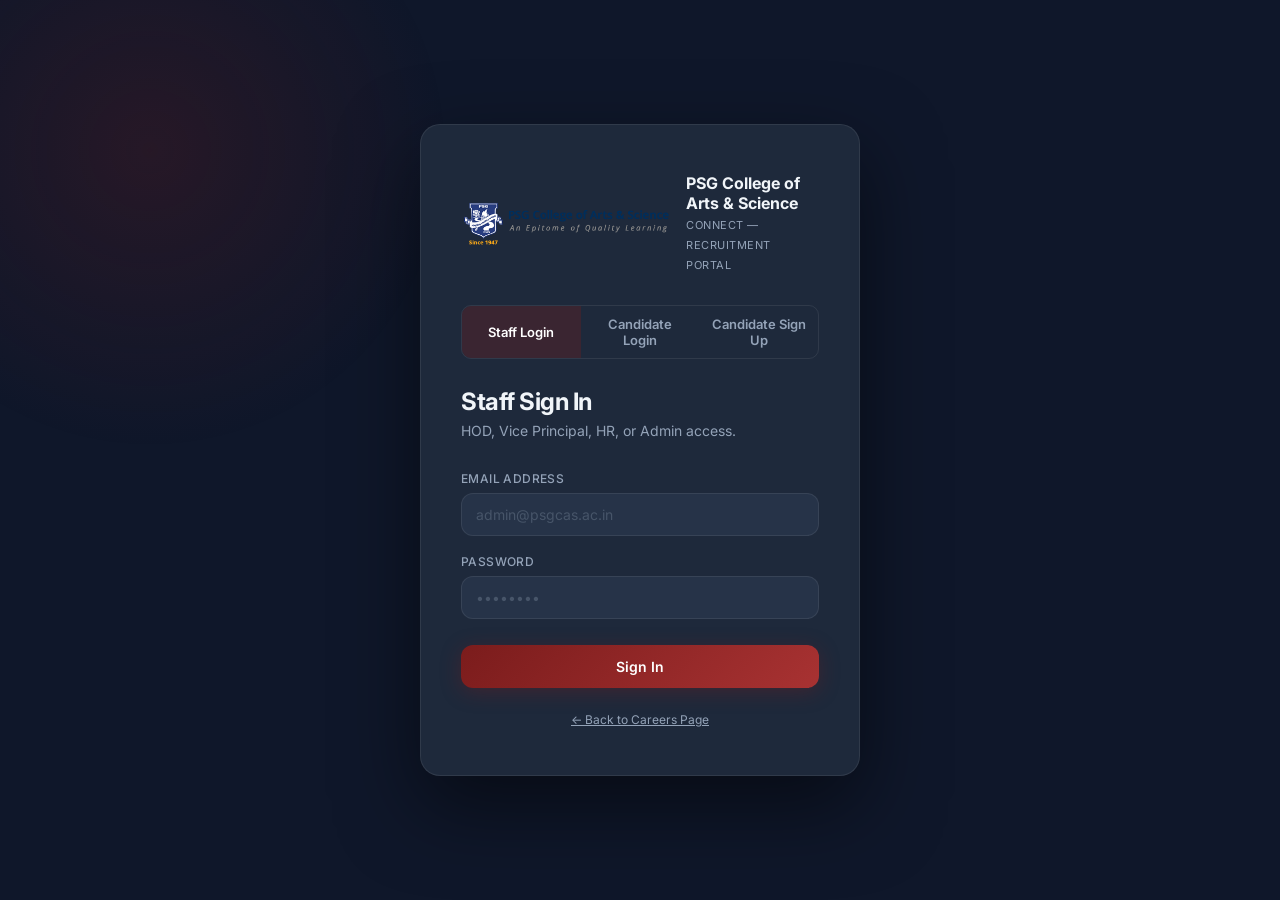
<file: candidate.html>
<!DOCTYPE html>
<html lang="en">
<head>
  <meta charset="UTF-8">
  <meta name="viewport" content="width=device-width, initial-scale=1.0">
  <title>PSG CAS — Candidate Portal</title>
  <link href="https://fonts.googleapis.com/css2?family=Inter:wght@400;500;600;700&display=swap" rel="stylesheet">
  <link rel="stylesheet" href="https://cdnjs.cloudflare.com/ajax/libs/font-awesome/6.5.0/css/all.min.css">
  <style>
    :root { --maroon:#7b1c1c; --maroon-dark:#5c1414; }
    *, ::before, ::after { box-sizing: border-box; margin: 0; padding: 0; }
    body { font-family: "Inter", system-ui, sans-serif; background: #f1f5f9; color: #0f172a; min-height: 100vh; }
    a { color: inherit; text-decoration: none; }
    .topbar { background: #1e293b; padding: .875rem 1.5rem; display: flex; align-items: center; justify-content: space-between; position: sticky; top: 0; z-index: 40; }
    .topbar-left { display: flex; align-items: center; gap: .875rem; }
    .topbar-left img { height: 42px; border-radius: .375rem; }
    .topbar-brand { color: #fff; font-size: .9375rem; font-weight: 600; }
    .topbar-brand span { color: #818cf8; }
    .topbar-right { display: flex; align-items: center; gap: 1rem; }
    .role-badge { font-size: .72rem; font-weight: 700; padding: .25rem .75rem; border-radius: 9999px; background: #dbeafe; color: #1e40af; }
    .user-info { font-size: .8125rem; color: #94a3b8; }
    .btn-logout { font-size: .8125rem; padding: .375rem .875rem; border-radius: .375rem; background: #ef4444; color: #fff; border: none; cursor: pointer; }
    .btn-logout:hover { background: #dc2626; }
    .main { max-width: 900px; margin: 0 auto; padding: 2rem; }
    .page-title { font-size: 1.375rem; font-weight: 700; margin-bottom: .25rem; }
    .page-sub { font-size: .875rem; color: #475569; margin-bottom: 1.5rem; }
    .welcome-card { background: #fff; border-radius: .875rem; border: 1px solid #e2e8f0; padding: 2rem; margin-bottom: 1.5rem; }
    .welcome-card h2 { font-size: 1.125rem; font-weight: 700; margin-bottom: .5rem; }
    .welcome-card p { font-size: .875rem; color: #475569; }
    .app-card { background: #fff; border-radius: .875rem; border: 1px solid #e2e8f0; padding: 1.5rem; margin-bottom: 1rem; transition: box-shadow .15s; }
    .app-card:hover { box-shadow: 0 4px 12px rgba(0,0,0,.06); }
    .app-header { display: flex; justify-content: space-between; align-items: flex-start; margin-bottom: 1rem; flex-wrap: wrap; gap: .5rem; }
    .app-ref { font-size: .72rem; color: #94a3b8; font-weight: 600; letter-spacing: .05em; }
    .app-position { font-size: 1rem; font-weight: 700; }
    .app-dept { font-size: .8125rem; color: #475569; }
    .status-grid { display: grid; grid-template-columns: repeat(auto-fit, minmax(140px,1fr)); gap: .75rem; margin-top: .75rem; }
    .status-item { background: #f8fafc; border-radius: .5rem; padding: .75rem; }
    .status-item label { display: block; font-size: .66rem; font-weight: 600; color: #94a3b8; text-transform: uppercase; letter-spacing: .05em; margin-bottom: .25rem; }
    .status-item .val { font-size: .875rem; font-weight: 600; }
    .badge { display: inline-block; font-size: .7rem; font-weight: 600; padding: .15rem .5rem; border-radius: 9999px; }
    .b-pending { background: #fef9c3; color: #854d0e; }
    .b-eligible { background: #d1fae5; color: #065f46; }
    .b-not-eligible { background: #fce7f3; color: #831843; }
    .b-shortlisted { background: #dbeafe; color: #1e40af; }
    .b-not-shortlisted { background: #fce7f3; color: #831843; }
    .app-date { font-size: .75rem; color: #94a3b8; margin-top: .75rem; }
    .no-apps { text-align: center; padding: 4rem 2rem; color: #94a3b8; }
    .no-apps i { font-size: 3rem; margin-bottom: 1rem; display: block; }
    .btn-apply { display: inline-flex; align-items: center; gap: .5rem; padding: .75rem 1.5rem; background: linear-gradient(135deg, #7b1c1c, #a83232); color: #fff; border: none; border-radius: .75rem; font-size: .875rem; font-weight: 600; cursor: pointer; text-decoration: none; margin-top: 1rem; }
    .btn-apply:hover { opacity: .9; }
  </style>
</head>
<body>

<div class="topbar">
  <div class="topbar-left">
    <img src="assets/psgcas logo-2.png" alt="PSG CAS">
    <span class="topbar-brand">PSG CAS <span>Candidate Portal</span></span>
  </div>
  <div class="topbar-right">
    <span class="role-badge">Candidate</span>
    <span class="user-info" id="user-info">…</span>
    <button class="btn-logout" id="btn-logout">Sign Out</button>
  </div>
</div>

<main class="main">
  <div class="welcome-card">
    <h2 id="welcome-name">Welcome!</h2>
    <p>Track your application status below. You can also submit a new application.</p>
    <a href="apply.html" class="btn-apply"><i class="fa-solid fa-plus"></i> Submit New Application</a>
  </div>

  <p class="page-title">My Applications</p>
  <p class="page-sub">Applications linked to your account.</p>

  <div id="apps-wrap"></div>
</main>

<script>
  // ── AUTH GUARD ──
  var token = sessionStorage.getItem('psg_token');
  var role  = sessionStorage.getItem('psg_role');
  if (!token || role !== 'candidate') { window.location.href = 'login.html'; }

  document.getElementById('user-info').textContent = sessionStorage.getItem('psg_email');
  document.getElementById('welcome-name').textContent = 'Welcome, ' + (sessionStorage.getItem('psg_name') || 'Candidate') + '!';

  document.getElementById('btn-logout').addEventListener('click', function() {
    sessionStorage.clear(); window.location.href = 'login.html';
  });

  function esc(s) { return String(s).replace(/&/g,'&amp;').replace(/</g,'&lt;').replace(/>/g,'&gt;').replace(/"/g,'&quot;'); }

  function badgeClass(status) {
    var map = {'Pending':'b-pending','Eligible':'b-eligible','Not Eligible':'b-not-eligible','Shortlisted':'b-shortlisted','Not Shortlisted':'b-not-shortlisted'};
    return map[status] || 'b-pending';
  }

  async function loadApps() {
    var wrap = document.getElementById('apps-wrap');
    try {
      var res = await fetch('/api/applications', {
        headers: { 'Authorization': 'Bearer ' + token, 'Content-Type': 'application/json' }
      });
      if (res.status === 401) { sessionStorage.clear(); window.location.href = 'login.html'; return; }
      var data = await res.json();
      var apps = data.applications || [];

      if (!apps.length) {
        wrap.innerHTML = '<div class="no-apps"><i class="fa-solid fa-file-circle-plus"></i>No applications yet.<br><a href="apply.html" class="btn-apply" style="margin-top:1.5rem;"><i class="fa-solid fa-plus"></i> Submit Your First Application</a></div>';
        return;
      }

      var html = '';
      apps.forEach(function(a) {
        var date = a.submitted_at ? new Date(a.submitted_at).toLocaleDateString('en-IN',{day:'2-digit',month:'short',year:'numeric',hour:'2-digit',minute:'2-digit'}) : '—';
        html += '<div class="app-card">';
        html += '<div class="app-header"><div><div class="app-ref">' + esc(a.app_uuid||'') + '</div><div class="app-position">' + esc(a.position||'—') + '</div><div class="app-dept">' + esc(a.department||'—') + '</div></div></div>';
        html += '<div class="status-grid">';
        html += '<div class="status-item"><label>HOD Review</label><div class="val"><span class="badge ' + badgeClass(a.hod_status) + '">' + esc(a.hod_status||'Pending') + '</span></div></div>';
        html += '<div class="status-item"><label>VP Review</label><div class="val"><span class="badge ' + badgeClass(a.vp_status) + '">' + esc(a.vp_status||'Pending') + '</span></div></div>';
        html += '<div class="status-item"><label>Overall</label><div class="val"><span class="badge ' + badgeClass(a.status) + '">' + esc(a.status||'Pending') + '</span></div></div>';
        html += '</div>';
        html += '<div class="app-date">Submitted: ' + date + '</div>';
        html += '<div style="margin-top:1rem; display:flex; gap:.5rem;">';
        html += '<button onclick="downloadPdf(' + a.id + ')" style="padding:.4rem .85rem; background:#002e5b; color:#fff; border:none; border-radius:.5rem; font-size:.8rem; font-weight:600; cursor:pointer;"><i class="fa-solid fa-file-pdf"></i> Download Biodata PDF</button>';
        html += '<button onclick="viewResearch(' + a.id + ')" style="padding:.4rem .85rem; background:#f1f5f9; color:#334155; border:1px solid #cbd5e1; border-radius:.5rem; font-size:.8rem; font-weight:600; cursor:pointer;"><i class="fa-solid fa-microscope"></i> View Research Data</button>';
        html += '</div>';
        html += '</div>';
      });
      wrap.innerHTML = html;
    } catch(e) { wrap.innerHTML = '<div class="no-apps">Error loading applications.</div>'; }
  }

  async function downloadPdf(id) {
    try {
      var res = await fetch('/api/applications/' + id + '/pdf', {
        headers: { 'Authorization': 'Bearer ' + token }
      });
      if (!res.ok) { alert('PDF download failed.'); return; }
      var blob = await res.blob();
      var url = URL.createObjectURL(blob);
      window.open(url, '_blank');
    } catch(e) { alert('Error downloading PDF.'); }
  }

  async function viewResearch(id) {
    try {
      var res = await fetch('/api/applications/' + id + '/research', {
        headers: { 'Authorization': 'Bearer ' + token }
      });
      if (!res.ok) { alert('Failed to load research data'); return; }
      var data = await res.json();
      var c = data.counts || {};
      var msg = '📊 Your Research Summary:\n'
        + '• SCI Papers: ' + (c.sci||0) + '\n'
        + '• Scopus Papers: ' + (c.scopus||0) + '\n'
        + '• UGC/Other Papers: ' + (c.ugc_other||0) + '\n'
        + '• Books & Chapters: ' + ((c.books||0)+(c.chapters||0)) + '\n'
        + '• Patents: ' + ((c.patents_published||0)+(c.patents_granted||0)) + '\n'
        + '• Projects: ' + ((c.projects_major||0)+(c.projects_minor||0)) + '\n'
        + '• Consultancy Total: ₹' + (c.consultancy_total||0);
      alert(msg);
    } catch(e) { alert('Error loading research data.'); }
  }

  loadApps();
</script>
</body>
</html>
</file>
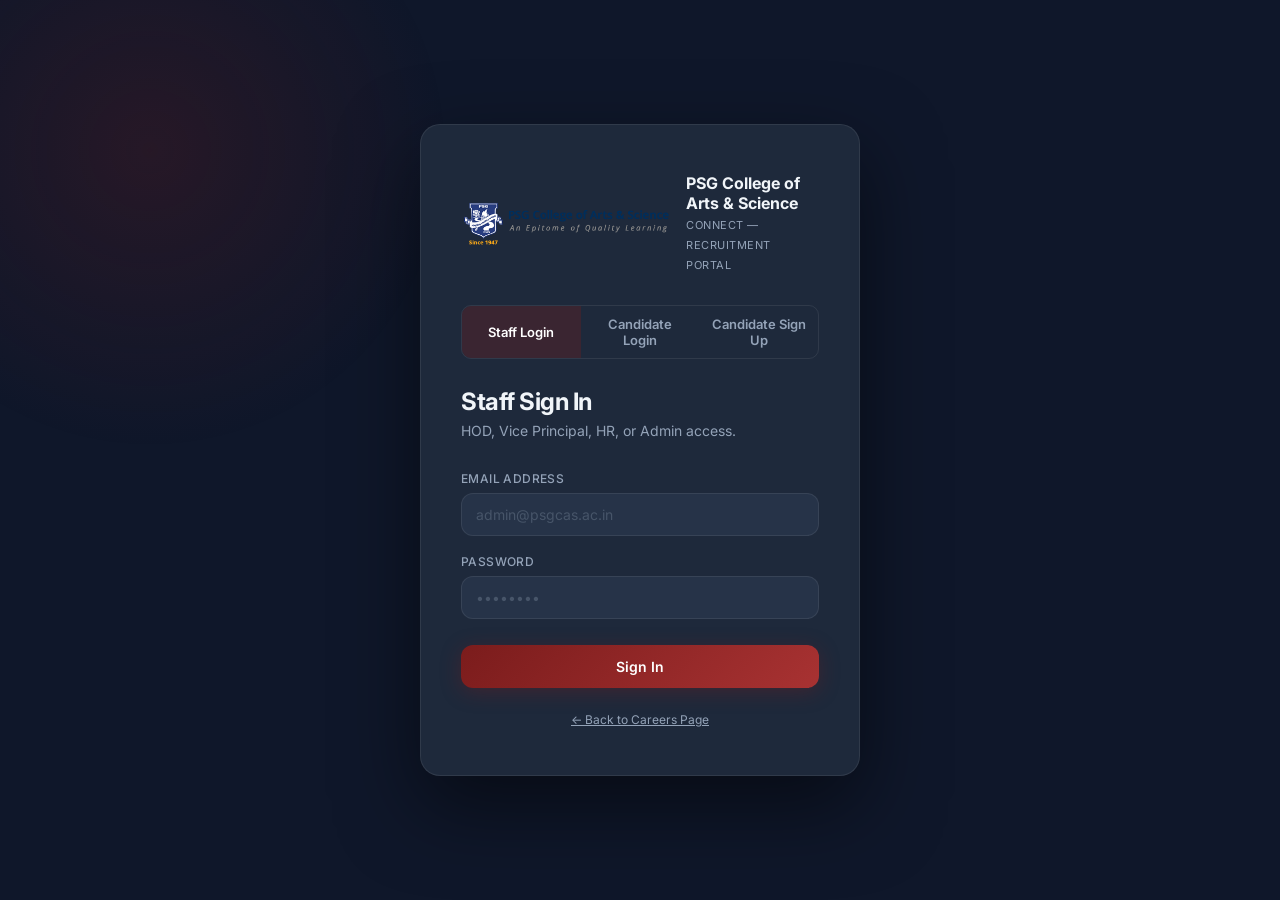
<file: hod.html>
<!DOCTYPE html>
<html lang="en">
<head>
  <meta charset="UTF-8">
  <meta name="viewport" content="width=device-width, initial-scale=1.0">
  <title>PSG CAS — HOD Scrutiny Portal</title>
  <link href="https://fonts.googleapis.com/css2?family=Inter:wght@400;500;600;700;800&display=swap" rel="stylesheet">
  <link rel="stylesheet" href="https://cdnjs.cloudflare.com/ajax/libs/font-awesome/6.5.0/css/all.min.css">
  <style>
    :root { --maroon:#7b1c1c; --maroon-dark:#5c1414; --gold:#c9a84c; }
    *, ::before, ::after { box-sizing: border-box; margin: 0; padding: 0; }
    body { font-family: "Inter", system-ui, sans-serif; background: #f8fafc; color: #0f172a; min-height: 100vh; }
    a { color: inherit; text-decoration: none; }
    
    .topbar { background: #1e293b; padding: .875rem 1.5rem; display: flex; align-items: center; justify-content: space-between; position: sticky; top: 0; z-index: 40; }
    .topbar-left { display: flex; align-items: center; gap: .875rem; }
    .topbar-left img { height: 42px; border-radius: .375rem; }
    .topbar-brand { color: #fff; font-size: .9375rem; font-weight: 600; }
    .topbar-brand span { color: #38bdf8; }
    .topbar-right { display: flex; align-items: center; gap: 1rem; }
    .role-badge { font-size: .72rem; font-weight: 700; padding: .25rem .75rem; border-radius: 9999px; background: #e0f2fe; color: #0369a1; }
    .user-info { font-size: .8125rem; color: #94a3b8; }
    .btn-logout { font-size: .8125rem; padding: .375rem .875rem; border-radius: .375rem; background: #ef4444; color: #fff; border: none; cursor: pointer; }
    .btn-logout:hover { background: #dc2626; }
    
    .main { max-width: 1300px; margin: 0 auto; padding: 2rem; }
    .page-title { font-size: 1.375rem; font-weight: 700; color: #0f172a; margin-bottom: .25rem; }
    .page-sub { font-size: .875rem; color: #475569; margin-bottom: 1.5rem; }
    
    .banner { padding: 1.25rem 1.5rem; border-radius: .875rem; margin-bottom: 1.5rem; display: flex; align-items: center; justify-content: space-between; gap: 1rem; flex-wrap: wrap; }
    .banner-warning { background: #fef3c7; border: 1px solid #fde68a; color: #92400e; }
    .banner-success { background: #d1fae5; border: 1px solid #a7f3d0; color: #065f46; }
    .banner-info { background: #e0f2fe; border: 1px solid #bae6fd; color: #0369a1; }
    .banner-title { font-size: 1rem; font-weight: 700; margin-bottom: .25rem; }
    .banner-desc { font-size: .84rem; opacity: .9; }

    .stats-grid { display: grid; grid-template-columns: repeat(auto-fit, minmax(160px, 1fr)); gap: 1rem; margin-bottom: 1.75rem; }
    .stat-card { background: #fff; border-radius: .875rem; padding: 1.25rem 1rem; border: 1px solid #e2e8f0; box-shadow: 0 1px 3px rgba(0,0,0,.05); }
    .stat-card .stat-val { font-size: 1.875rem; font-weight: 800; color: var(--maroon); }
    .stat-card .stat-label { font-size: .8125rem; color: #64748b; margin-top: .25rem; }

    .action-bar { display: flex; align-items: center; justify-content: space-between; flex-wrap: wrap; gap: 1rem; margin-bottom: 1.5rem; background: #fff; padding: 1rem 1.25rem; border-radius: .875rem; border: 1px solid #e2e8f0; }
    .btn-group { display: flex; gap: .75rem; flex-wrap: wrap; }
    .btn { padding: .5rem 1.125rem; border-radius: .5rem; font-size: .8125rem; font-weight: 600; cursor: pointer; border: none; display: inline-flex; align-items: center; gap: .5rem; transition: all .15s; }
    .btn-primary { background: var(--maroon); color: #fff; }
    .btn-primary:hover { background: var(--maroon-dark); }
    .btn-secondary { background: #f1f5f9; color: #334155; border: 1px solid #cbd5e1; }
    .btn-secondary:hover { background: #e2e8f0; }
    .btn-forward { background: #059669; color: #fff; font-size: .875rem; padding: .625rem 1.375rem; }
    .btn-forward:hover { background: #047857; }
    .btn:disabled, .btn-disabled { opacity: .45; cursor: not-allowed !important; pointer-events: none; }

    .table-card { background: #fff; border-radius: .875rem; border: 1px solid #e2e8f0; overflow: hidden; box-shadow: 0 1px 3px rgba(0,0,0,.05); }
    .table-header { padding: 1rem 1.25rem; border-bottom: 1px solid #e2e8f0; display: flex; align-items: center; justify-content: space-between; flex-wrap: wrap; gap: .75rem; background: #fafafa; }
    .table-header h3 { font-size: 1rem; font-weight: 600; color: #0f172a; }
    
    table { width: 100%; border-collapse: collapse; font-size: .8125rem; }
    thead th { background: #f8fafc; padding: .75rem 1rem; text-align: left; font-weight: 600; color: #475569; border-bottom: 1px solid #e2e8f0; white-space: nowrap; }
    tbody tr { border-bottom: 1px solid #f1f5f9; transition: background .1s; }
    tbody tr:hover { background: #fdf9f9; }
    tbody td { padding: .75rem 1rem; color: #334155; vertical-align: middle; }

    .status-badge { font-size: .72rem; font-weight: 700; padding: .2rem .6rem; border-radius: 9999px; display: inline-block; }
    .s-pending { background: #fef9c3; color: #854d0e; }
    .s-eligible { background: #d1fae5; color: #065f46; }
    .s-not-eligible { background: #fee2e2; color: #991b1b; }

    .act-btns { display: flex; gap: .4rem; flex-wrap: nowrap; }
    .btn-sm { padding: .3rem .65rem; font-size: .72rem; border-radius: .375rem; border: none; font-weight: 600; cursor: pointer; }
    .btn-elig { background: #059669; color: #fff; }
    .btn-elig:hover { background: #047857; }
    .btn-not-elig { background: #dc2626; color: #fff; }
    .btn-not-elig:hover { background: #b91c1c; }
    .btn-view { background: #f1f5f9; color: #334155; border: 1px solid #cbd5e1; }
    .btn-view:hover { background: #e2e8f0; }

    .empty-state { text-align: center; padding: 4rem 2rem; color: #94a3b8; }
    .empty-state i { font-size: 3rem; margin-bottom: 1rem; display: block; }

    /* MODAL */
    .overlay { display: none; position: fixed; inset: 0; z-index: 200; background: rgba(15,23,42,.55); backdrop-filter: blur(4px); align-items: center; justify-content: center; padding: 1rem; }
    .overlay.active { display: flex; }
    .modal-box { background: #fff; border-radius: 1.25rem; padding: 0; width: 100%; max-width: 780px; max-height: 92vh; overflow: hidden; display: flex; flex-direction: column; box-shadow: 0 25px 50px -12px rgba(0,0,0,.25); }
    .modal-head { padding: 1.25rem 1.5rem; border-bottom: 1px solid #e2e8f0; display: flex; align-items: center; justify-content: space-between; }
    .modal-head h2 { font-size: 1rem; font-weight: 700; }
    .modal-close { background: none; border: none; font-size: 1.375rem; color: #94a3b8; cursor: pointer; }
    .modal-body { padding: 1.5rem; overflow-y: auto; flex: 1; }
    .modal-foot { padding: 1rem 1.5rem; border-top: 1px solid #e2e8f0; display: flex; gap: .75rem; justify-content: flex-end; }
    
    .toast { position: fixed; bottom: 1.5rem; right: 1.5rem; z-index: 999; color: #fff; padding: .75rem 1.25rem; border-radius: .75rem; font-size: .875rem; font-weight: 500; box-shadow: 0 10px 30px rgba(0,0,0,.2); display: none; }
    .toast.show { display: block; }
    .toast-success { background: #059669; }
    .toast-error { background: #dc2626; }
    .toast-info { background: #0284c7; }
  </style>
</head>
<body>

<div class="topbar">
  <div class="topbar-left">
    <img src="assets/psgcas logo-2.png" alt="PSG CAS">
    <span class="topbar-brand">PSG CAS <span>HOD Scrutiny Portal</span></span>
  </div>
  <div class="topbar-right">
    <span class="role-badge" id="dept-badge">HOD</span>
    <span class="user-info" id="user-info">…</span>
    <button class="btn-logout" id="btn-logout">Sign Out</button>
  </div>
</div>

<main class="main">
  <p class="page-title" id="dept-title">Department Scrutiny Dashboard</p>
  <p class="page-sub">Scrutinise candidate applications per UGC norms and forward eligible candidates to the Vice Principal.</p>

  <div id="status-banner"></div>

  <div class="stats-grid" id="stats-container" style="display:none;">
    <div class="stat-card"><div class="stat-val" id="s-total">0</div><div class="stat-label">Submitted Applications</div></div>
    <div class="stat-card"><div class="stat-val" id="s-pending" style="color:#d97706;">0</div><div class="stat-label">Pending Scrutiny</div></div>
    <div class="stat-card"><div class="stat-val" id="s-eligible" style="color:#059669;">0</div><div class="stat-label">Marked Eligible</div></div>
    <div class="stat-card"><div class="stat-val" id="s-not-eligible" style="color:#dc2626;">0</div><div class="stat-label">Marked Not Eligible</div></div>
  </div>

  <div class="action-bar" id="action-bar" style="display:none;">
    <div class="btn-group">
      <button class="btn btn-secondary" onclick="downloadReport('/api/reports/scrutiny-pdf')"><i class="fa-solid fa-file-pdf" style="color:#7b1c1c;"></i> Scrutiny Report (PDF)</button>
      <button class="btn btn-secondary" onclick="downloadReport('/api/reports/eligible-pdf')"><i class="fa-solid fa-file-pdf" style="color:#059669;"></i> Eligible (PDF)</button>
      <button class="btn btn-secondary" onclick="downloadReport('/api/reports/not-eligible-pdf')"><i class="fa-solid fa-file-pdf" style="color:#dc2626;"></i> Not Eligible (PDF)</button>
      <button class="btn btn-secondary" onclick="downloadReport('/api/reports/eligible-csv', 'csv')"><i class="fa-solid fa-file-csv" style="color:#059669;"></i> Eligible (CSV)</button>
      <button class="btn btn-secondary" onclick="downloadReport('/api/reports/not-eligible-csv', 'csv')"><i class="fa-solid fa-file-csv" style="color:#dc2626;"></i> Not Eligible (CSV)</button>
    </div>
    <div>
      <button class="btn btn-forward btn-disabled" id="btn-forward-dept" onclick="forwardDepartment()"><i class="fa-solid fa-paper-plane"></i> Forward Department to Vice Principal</button>
    </div>
  </div>

  <div class="table-card" id="table-container" style="display:none;">
    <div class="table-header">
      <div>
        <h3>Applications for Scrutiny <span id="count-label" style="color:#94a3b8;font-weight:400;font-size:.875rem;"></span></h3>
        <p id="progress-line" style="font-size:.8125rem; font-weight:600; color:#002e5b; margin-top:.25rem;">Progress: 0 of 0 scrutinised</p>
      </div>
      <div style="display:flex; gap:.5rem; flex-wrap:wrap; align-items:center;">
        <input type="text" id="search-input" placeholder="Search candidate name or app ref…" style="padding:.45rem .75rem; border:1px solid #cbd5e1; border-radius:.5rem; font-size:.8125rem; width:220px; outline:none;" oninput="applyFilters()">
        <select id="filter-status" style="padding:.45rem .75rem; border:1px solid #cbd5e1; border-radius:.5rem; font-size:.8125rem; outline:none;" onchange="applyFilters()">
          <option value="">All Statuses</option>
          <option value="Pending">Pending</option>
          <option value="Eligible">Eligible</option>
          <option value="Not Eligible">Not Eligible</option>
        </select>
        <button class="btn btn-secondary" onclick="loadDashboard()"><i class="fa-solid fa-rotate-right"></i></button>
      </div>
    </div>
    <div id="table-wrap" style="overflow-x:auto;"></div>
  </div>
</main>

<!-- NOT ELIGIBLE REMARKS MODAL -->
<div class="overlay" id="reject-overlay">
  <div class="modal-box" style="max-width: 480px;">
    <div class="modal-head">
      <h2>Mark Candidate as Not Eligible</h2>
      <button class="modal-close" onclick="closeRejectModal()">&times;</button>
    </div>
    <div class="modal-body">
      <p style="font-size:.875rem; color:#475569; margin-bottom:1rem;">Reason / Remarks are mandatory when marking a candidate as Not Eligible per institutional scrutiny rules.</p>
      <input type="hidden" id="reject-app-id">
      <label style="font-size:.8125rem; font-weight:600; color:#1e293b; display:block; margin-bottom:.375rem;">Remarks / Reason for Ineligibility *</label>
      <textarea id="reject-remarks" style="width:100%; height:100px; padding:.625rem; border:1px solid #cbd5e1; border-radius:.5rem; font-size:.875rem; outline:none;" placeholder="Enter specific UGC norm non-compliance reason…"></textarea>
    </div>
    <div class="modal-foot">
      <button onclick="closeRejectModal()">Cancel</button>
      <button style="background:#dc2626; color:#fff; border:none; padding:.5rem 1.25rem; border-radius:.5rem; font-weight:600;" onclick="submitNotEligible()">Confirm Not Eligible</button>
    </div>
  </div>
</div>

<!-- DETAIL VIEW MODAL -->
<div class="overlay" id="detail-overlay">
  <div class="modal-box">
    <div class="modal-head">
      <h2 id="modal-title">Applicant Details</h2>
      <button class="modal-close" onclick="closeDetailModal()">&times;</button>
    </div>
    <div class="modal-body" id="modal-body"></div>
    <div class="modal-foot"><button onclick="closeDetailModal()">Close</button></div>
  </div>
</div>

<div class="toast" id="toast"></div>

<script>
  var token = sessionStorage.getItem('psg_token');
  var role  = sessionStorage.getItem('psg_role');
  if (!token || role !== 'hod') { window.location.href = 'login.html'; }

  var email = sessionStorage.getItem('psg_email') || '';
  var fullName = sessionStorage.getItem('psg_full_name');
  var dept = sessionStorage.getItem('psg_department');
  var userDisplay = (fullName ? fullName : email) + (dept ? ' (' + dept + ')' : '');
  document.getElementById('user-info').textContent = userDisplay || email || 'HOD User';
  document.getElementById('btn-logout').addEventListener('click', function() { sessionStorage.clear(); window.location.href = 'login.html'; });

  function esc(s) { return String(s||'').replace(/&/g,'&amp;').replace(/</g,'&lt;').replace(/>/g,'&gt;').replace(/"/g,'&quot;'); }
  function toast(msg, type) { var t = document.getElementById('toast'); t.textContent = msg; t.className = 'toast show toast-' + (type||'info'); setTimeout(function(){ t.className = 'toast'; }, 3500); }

  function showStartupError(errMsg) {
    var banner = document.getElementById('status-banner');
    if (banner) {
      banner.innerHTML = '<div class="banner" style="background:#fef2f2; border:1px solid #fecaca; color:#991b1b; padding:1.25rem; border-radius:.75rem;">' +
        '<div style="font-weight:700; font-size:1rem; margin-bottom:.375rem;"><i class="fa-solid fa-triangle-exclamation"></i> Startup Request Failed</div>' +
        '<div style="font-size:.875rem;">' + esc(errMsg) + '</div>' +
        '<button onclick="loadDashboard()" style="margin-top:.75rem; background:#dc2626; color:#fff; border:none; padding:.375rem .875rem; border-radius:.375rem; font-size:.8125rem; cursor:pointer; font-weight:600;">Retry</button>' +
        '</div>';
    }
  }

  async function api(path, opts) {
    opts = opts || {};
    var res = await fetch(path, Object.assign({}, opts, {
      headers: Object.assign({ 'Authorization': 'Bearer ' + token, 'Content-Type': 'application/json' }, opts.headers || {})
    }));
    if (res.status === 401) { sessionStorage.clear(); window.location.href = 'login.html'; }
    return res;
  }

  var currentHodData = null;

  async function loadDashboard() {
    try {
      var res = await api('/api/hod/applications');
      var data = await res.json();
      if (!res.ok) {
        showStartupError(data.error || 'Failed to load dashboard');
        return;
      }
      currentHodData = data;

      document.getElementById('dept-badge').textContent = 'HOD — ' + (data.department || '');
      document.getElementById('dept-title').textContent = 'Department of ' + (data.department || '') + ' — Scrutiny';

      var bannerHtml = '';
      if (data.portal_open) {
        bannerHtml = '<div class="banner banner-warning">' +
          '<div><div class="banner-title"><i class="fa-solid fa-lock"></i> Application Portal is Open</div>' +
          '<div class="banner-desc">Candidate application window closes on <strong>' + esc(data.close_date) + '</strong>. HOD scrutiny opens immediately after the deadline.</div></div>' +
          '</div>';
        document.getElementById('status-banner').innerHTML = bannerHtml;
        document.getElementById('stats-container').style.display = 'none';
        document.getElementById('action-bar').style.display = 'none';
        document.getElementById('table-container').style.display = 'none';
        return;
      }

      if (data.is_forwarded) {
        var fDate = data.forwarded_at ? new Date(data.forwarded_at).toLocaleString('en-IN') : '';
        bannerHtml = '<div class="banner banner-success">' +
          '<div><div class="banner-title"><i class="fa-solid fa-circle-check"></i> Scrutiny Complete & Forwarded to Vice Principal</div>' +
          '<div class="banner-desc">Forwarded on <strong>' + esc(fDate) + '</strong> by <strong>' + esc(data.forwarded_by||'') + '</strong>. Applications for this department are locked for further HOD edits.</div></div>' +
          '</div>';
      } else {
        var pCount = data.stats.pending_count;
        if (pCount > 0) {
          bannerHtml = '<div class="banner banner-info">' +
            '<div><div class="banner-title"><i class="fa-solid fa-list-check"></i> Scrutiny In Progress</div>' +
            '<div class="banner-desc"><strong>' + pCount + '</strong> application(s) pending scrutiny decision. Complete all reviews to enable forwarding to Vice Principal.</div></div>' +
            '</div>';
        } else {
          bannerHtml = '<div class="banner banner-success">' +
            '<div><div class="banner-title"><i class="fa-solid fa-check-double"></i> All Applications Scrutinised</div>' +
            '<div class="banner-desc">All submitted candidates have been reviewed. Click "Forward Department to Vice Principal" below to finalize.</div></div>' +
            '</div>';
        }
      }
      document.getElementById('status-banner').innerHTML = bannerHtml;

      // Stats & Progress line
      document.getElementById('stats-container').style.display = 'grid';
      document.getElementById('action-bar').style.display = 'flex';
      document.getElementById('table-container').style.display = 'block';

      var totalSub = data.stats.total_submitted;
      var pendCount = data.stats.pending_count;
      var scrutinisedCount = totalSub - pendCount;

      document.getElementById('s-total').textContent = totalSub;
      document.getElementById('s-pending').textContent = pendCount;
      document.getElementById('s-eligible').textContent = data.stats.eligible_count;
      document.getElementById('s-not-eligible').textContent = data.stats.not_eligible_count;
      document.getElementById('progress-line').textContent = 'Progress: ' + scrutinisedCount + ' of ' + totalSub + ' scrutinised';

      // Forward button state
      var fBtn = document.getElementById('btn-forward-dept');
      if (data.can_forward) {
        fBtn.className = 'btn btn-forward';
        fBtn.disabled = false;
      } else {
        fBtn.className = 'btn btn-forward btn-disabled';
        fBtn.disabled = true;
      }

      applyFilters();

    } catch(e) {
      console.error(e);
      toast('Error loading dashboard data', 'error');
    }
  }

  function applyFilters() {
    if (!currentHodData || !currentHodData.applications) return;
    var q = (document.getElementById('search-input').value || '').toLowerCase().trim();
    var st = document.getElementById('filter-status').value;

    var filtered = currentHodData.applications.filter(function(a) {
      var matchQ = !q || (a.name || '').toLowerCase().includes(q) || (a.app_uuid || '').toLowerCase().includes(q);
      var matchSt = !st || (a.hod_status || 'Pending') === st;
      return matchQ && matchSt;
    });

    renderTable(filtered, currentHodData.is_forwarded);
  }

  function renderTable(apps, isForwarded) {
    var wrap = document.getElementById('table-wrap');
    document.getElementById('count-label').textContent = '(' + apps.length + ')';

    if (!apps.length) {
      wrap.innerHTML = '<div class="empty-state"><i class="fa-solid fa-folder-open"></i>No applications match your search or filter criteria.</div>';
      return;
    }

    var html = '<table><thead><tr><th>#</th><th>App Ref</th><th>Candidate Name</th><th>Position</th><th>Qualification</th><th>Status</th><th>Actions</th></tr></thead><tbody>';
    apps.forEach(function(a, i) {
      var st = a.hod_status || 'Pending';
      var stClass = {'Pending':'s-pending','Eligible':'s-eligible','Not Eligible':'s-not-eligible'}[st] || 's-pending';
      
      var eduStr = '—';
      try {
        var eduRaw = a.education;
        var eduList = typeof eduRaw === 'string' ? JSON.parse(eduRaw) : (eduRaw || []);
        if (Array.isArray(eduList) && eduList.length) {
          eduStr = eduList.map(function(e){ return esc(e.degree||e.qualification); }).join(', ');
        }
      } catch(e){}

      html += '<tr><td>' + (i+1) + '</td>';
      html += '<td style="font-weight:600;">' + esc(a.app_uuid||'—') + '</td>';
      html += '<td style="font-weight:600;">' + esc(a.name||'—') + '<br/><span style="font-size:.75rem;font-weight:400;color:#64748b;">' + esc(a.email||'') + '</span></td>';
      html += '<td>' + esc(a.position||'—') + '</td>';
      html += '<td>' + esc(eduStr) + '</td>';
      html += '<td><span class="status-badge ' + stClass + '">' + esc(st) + '</span></td>';
      html += '<td><div class="act-btns">';
      html += '<button class="btn-sm btn-view" onclick="viewApp(' + a.id + ')">View</button>';
      
      if (!isForwarded) {
        html += '<button class="btn-sm btn-elig" onclick="markEligible(' + a.id + ')">✓ Eligible</button>';
        html += '<button class="btn-sm btn-not-elig" onclick="openRejectModal(' + a.id + ')">✗ Not Eligible</button>';
      }
      
      html += '</div></td></tr>';
    });
    html += '</tbody></table>';
    wrap.innerHTML = html;
  }

  async function downloadReport(path, type) {
    try {
      var res = await fetch(path, { headers: { 'Authorization': 'Bearer ' + token } });
      if (!res.ok) {
        var errData = await res.json().catch(function(){ return {}; });
        toast(errData.error || 'Report generation failed', 'error');
        return;
      }
      var blob = await res.blob();
      var url = URL.createObjectURL(blob);
      if (type === 'csv') {
        var a = document.createElement('a');
        a.href = url;
        a.download = path.split('/').pop().replace('.csv','') + '.csv';
        a.click();
        URL.revokeObjectURL(url);
      } else {
        window.open(url, '_blank');
      }
    } catch(e) {
      toast('Error downloading report', 'error');
    }
  }

  async function markEligible(id) {
    if (!confirm('Mark candidate as Eligible?')) return;
    try {
      var res = await api('/api/applications/' + id + '/hod-review', {
        method: 'PUT',
        body: JSON.stringify({ hod_status: 'Eligible', hod_remarks: 'Verified per UGC norms' })
      });
      var data = await res.json();
      if (res.ok) {
        toast('Marked as Eligible', 'success');
        loadDashboard();
      } else {
        toast(data.error || 'Operation failed', 'error');
      }
    } catch(e) {
      toast('Error updating status', 'error');
    }
  }

  function openRejectModal(id) {
    document.getElementById('reject-app-id').value = id;
    document.getElementById('reject-remarks').value = '';
    document.getElementById('reject-overlay').classList.add('active');
  }

  function closeRejectModal() {
    document.getElementById('reject-overlay').classList.remove('active');
  }

  async function submitNotEligible() {
    var id = document.getElementById('reject-app-id').value;
    var remarks = document.getElementById('reject-remarks').value.trim();
    if (!remarks) {
      toast('Remarks/reason is mandatory when marking Not Eligible', 'error');
      return;
    }

    try {
      var res = await api('/api/applications/' + id + '/hod-review', {
        method: 'PUT',
        body: JSON.stringify({ hod_status: 'Not Eligible', hod_remarks: remarks })
      });
      var data = await res.json();
      if (res.ok) {
        toast('Marked as Not Eligible', 'success');
        closeRejectModal();
        loadDashboard();
      } else {
        toast(data.error || 'Operation failed', 'error');
      }
    } catch(e) {
      toast('Error updating status', 'error');
    }
  }

  async function forwardDepartment() {
    if (!confirm('Are you sure you want to forward this department scrutiny list to the Vice Principal? This action will lock all further HOD edits.')) return;

    try {
      var res = await api('/api/hod/forward', { method: 'POST' });
      var data = await res.json();
      if (res.ok) {
        toast(data.message || 'Department forwarded successfully!', 'success');
        loadDashboard();
      } else {
        toast(data.error || 'Forwarding failed', 'error');
      }
    } catch(e) {
      toast('Error forwarding department', 'error');
    }
  }

  async function downloadScrutinyPdf() {
    try {
      var res = await fetch('/api/hod/scrutiny-pdf', { headers: { 'Authorization': 'Bearer ' + token } });
      if (!res.ok) { toast('PDF report download failed', 'error'); return; }
      var blob = await res.blob();
      var url = URL.createObjectURL(blob);
      window.open(url, '_blank');
    } catch(e) { toast('Error downloading PDF', 'error'); }
  }

  async function downloadEligibleCsv() {
    try {
      var res = await fetch('/api/hod/eligible-csv', { headers: { 'Authorization': 'Bearer ' + token } });
      if (!res.ok) { toast('CSV export failed', 'error'); return; }
      var blob = await res.blob();
      var url = URL.createObjectURL(blob);
      var a = document.createElement('a'); a.href = url; a.download = 'Eligible_Candidates.csv'; a.click();
      URL.revokeObjectURL(url);
    } catch(e) { toast('Error exporting CSV', 'error'); }
  }

  async function viewApp(id) {
    try {
      var res = await api('/api/applications/' + id);
      if (!res.ok) { toast('Failed to load details', 'error'); return; }
      var app = await res.json();

      var rRes = await api('/api/applications/' + id + '/research');
      var rData = rRes.ok ? await rRes.json() : { counts: {}, publications: [], patents: [], consultancy: [], projects: [] };
      var c = rData.counts || {};

      document.getElementById('modal-title').textContent = (app.name||'Applicant') + ' — ' + (app.position||'');

      var html = '<div style="background:#f8fafc; border:1px solid #e2e8f0; border-radius:.75rem; padding:1rem; margin-bottom:1.25rem;">';
      html += '<div style="display:flex; justify-content:space-between; align-items:center; margin-bottom:.75rem;">';
      html += '<h4 style="font-size:.9rem; font-weight:700; color:#002e5b;">📊 Research Summary Counts</h4>';
      html += '<button onclick="downloadCandidatePdf(' + id + ')" style="background:#002e5b; color:#fff; padding:.35rem .85rem; border-radius:.375rem; border:none; font-weight:600; font-size:.75rem; cursor:pointer;">📥 Biodata PDF</button>';
      html += '</div>';
      html += '<div style="display:grid; grid-template-columns:repeat(auto-fit, minmax(110px, 1fr)); gap:.5rem; text-align:center;">';
      html += '<div style="background:#fff; padding:.5rem; border-radius:.5rem; border:1px solid #cbd5e1;"><div style="font-size:1.1rem; font-weight:800; color:#7b1c1c;">' + (c.sci||0) + '</div><div style="font-size:.68rem; color:#64748b;">SCI Papers</div></div>';
      html += '<div style="background:#fff; padding:.5rem; border-radius:.5rem; border:1px solid #cbd5e1;"><div style="font-size:1.1rem; font-weight:800; color:#2563eb;">' + (c.scopus||0) + '</div><div style="font-size:.68rem; color:#64748b;">Scopus Papers</div></div>';
      html += '<div style="background:#fff; padding:.5rem; border-radius:.5rem; border:1px solid #cbd5e1;"><div style="font-size:1.1rem; font-weight:800; color:#059669;">' + (c.ugc_other||0) + '</div><div style="font-size:.68rem; color:#64748b;">UGC / Other</div></div>';
      html += '<div style="background:#fff; padding:.5rem; border-radius:.5rem; border:1px solid #cbd5e1;"><div style="font-size:1.1rem; font-weight:800; color:#d97706;">' + ((c.books||0)+(c.chapters||0)) + '</div><div style="font-size:.68rem; color:#64748b;">Books/Chapters</div></div>';
      html += '<div style="background:#fff; padding:.5rem; border-radius:.5rem; border:1px solid #cbd5e1;"><div style="font-size:1.1rem; font-weight:800; color:#7c3aed;">' + ((c.patents_published||0)+(c.patents_granted||0)) + '</div><div style="font-size:.68rem; color:#64748b;">Patents</div></div>';
      html += '<div style="background:#fff; padding:.5rem; border-radius:.5rem; border:1px solid #cbd5e1;"><div style="font-size:1.1rem; font-weight:800; color:#0891b2;">' + ((c.projects_major||0)+(c.projects_minor||0)) + '</div><div style="font-size:.68rem; color:#64748b;">Projects</div></div>';
      html += '</div></div>';

      var sections = {
        'Application Ref': ['app_uuid','position','department'],
        'Personal Details': ['name','dob','gender','email','mobile_no','father_name'],
        'HOD Scrutiny': ['hod_status','hod_remarks','hod_reviewed_at']
      };

      for (var sec in sections) {
        html += '<div style="font-size:.72rem; font-weight:700; letter-spacing:.07em; text-transform:uppercase; color:#94a3b8; margin:1rem 0 .5rem;">' + sec + '</div><div style="display:grid; grid-template-columns:repeat(auto-fill, minmax(200px, 1fr)); gap:.75rem;">';
        sections[sec].forEach(function(k) {
          var val = app[k] !== undefined && app[k] !== null ? String(app[k]) : '—';
          html += '<div><label style="font-size:.72rem; color:#94a3b8; display:block;">' + k.replace(/_/g,' ') + '</label><div style="font-size:.875rem; color:#1e293b; font-weight:500;">' + esc(val) + '</div></div>';
        });
        html += '</div>';
      }

      if (app.resume_path) html += '<div style="margin-top:1rem;"><a href="' + app.resume_path + '" target="_blank" style="color:var(--maroon); font-weight:600;">📄 View Resume</a></div>';
      document.getElementById('modal-body').innerHTML = html;
      document.getElementById('detail-overlay').classList.add('active');
    } catch(e) { toast('Error loading details', 'error'); }
  }

  async function downloadCandidatePdf(id) {
    try {
      var res = await fetch('/api/applications/' + id + '/pdf', { headers: { 'Authorization': 'Bearer ' + token } });
      if (!res.ok) { toast('PDF generation failed', 'error'); return; }
      var blob = await res.blob();
      var url = URL.createObjectURL(blob);
      window.open(url, '_blank');
    } catch(e) { toast('Error downloading PDF', 'error'); }
  }

  function closeDetailModal() {
    document.getElementById('detail-overlay').classList.remove('active');
  }

  loadDashboard();
</script>
</body>
</html>
</file>
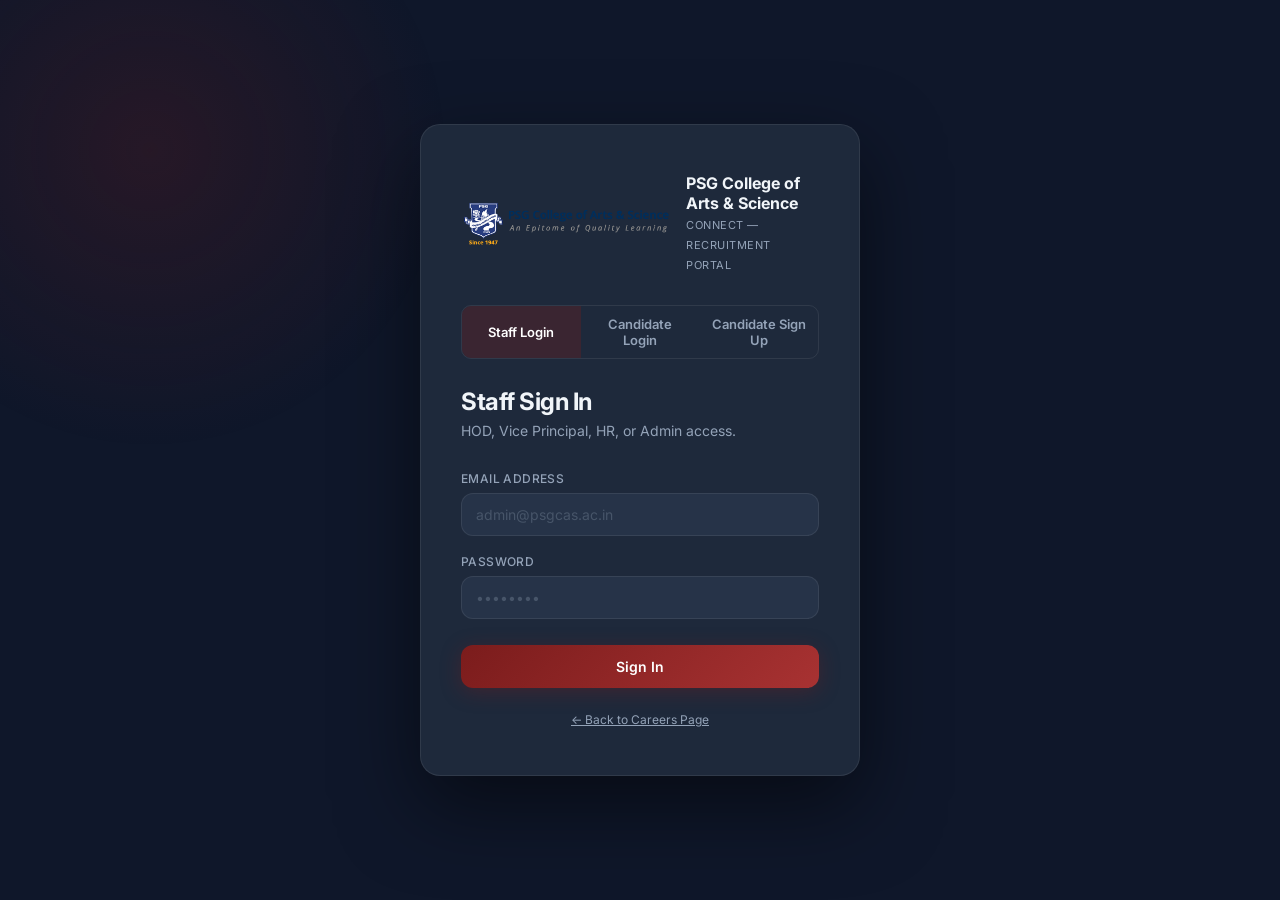
<file: hr.html>
<!DOCTYPE html>
<html lang="en">
<head>
  <meta charset="UTF-8">
  <meta name="viewport" content="width=device-width, initial-scale=1.0">
  <title>PSG CAS — HR Portal</title>
  <link href="https://fonts.googleapis.com/css2?family=Inter:wght@400;500;600;700&display=swap" rel="stylesheet">
  <link rel="stylesheet" href="https://cdnjs.cloudflare.com/ajax/libs/font-awesome/6.5.0/css/all.min.css">
  <style>
    :root { --maroon:#7b1c1c; --maroon-dark:#5c1414; }
    *, ::before, ::after { box-sizing: border-box; margin: 0; padding: 0; }
    body { font-family: "Inter", system-ui, sans-serif; background: #f1f5f9; color: #0f172a; min-height: 100vh; }
    a { color: inherit; text-decoration: none; }
    .topbar { background: #1e293b; padding: .875rem 1.5rem; display: flex; align-items: center; justify-content: space-between; position: sticky; top: 0; z-index: 40; }
    .topbar-left { display: flex; align-items: center; gap: .875rem; }
    .topbar-left img { height: 42px; border-radius: .375rem; }
    .topbar-brand { color: #fff; font-size: .9375rem; font-weight: 600; }
    .topbar-brand span { color: #818cf8; }
    .topbar-right { display: flex; align-items: center; gap: 1rem; }
    .role-badge { font-size: .72rem; font-weight: 700; padding: .25rem .75rem; border-radius: 9999px; background: #fae8ff; color: #86198f; }
    .user-info { font-size: .8125rem; color: #94a3b8; }
    .btn-logout { font-size: .8125rem; padding: .375rem .875rem; border-radius: .375rem; background: #ef4444; color: #fff; border: none; cursor: pointer; }
    .btn-logout:hover { background: #dc2626; }
    .main { max-width: 1200px; margin: 0 auto; padding: 2rem; }
    .page-title { font-size: 1.375rem; font-weight: 700; margin-bottom: .25rem; }
    .page-sub { font-size: .875rem; color: #475569; margin-bottom: 1.5rem; }
    .stats-grid { display: grid; grid-template-columns: repeat(auto-fit, minmax(150px, 1fr)); gap: 1rem; margin-bottom: 1.75rem; }
    .stat-card { background: #fff; border-radius: .875rem; padding: 1.25rem 1rem; border: 1px solid #e2e8f0; }
    .stat-card .stat-val { font-size: 1.875rem; font-weight: 800; color: var(--maroon); }
    .stat-card .stat-label { font-size: .8125rem; color: #64748b; margin-top: .25rem; }
    .table-card { background: #fff; border-radius: .875rem; border: 1px solid #e2e8f0; overflow: hidden; }
    .table-header { padding: 1rem 1.25rem; border-bottom: 1px solid #e2e8f0; display: flex; align-items: center; justify-content: space-between; flex-wrap: wrap; gap: .75rem; }
    .table-header h3 { font-size: 1rem; font-weight: 600; }
    .ctrl-bar { display: flex; gap: .5rem; flex-wrap: wrap; align-items: center; }
    .ctrl-bar input { padding: .4375rem .75rem; border: 1px solid #e2e8f0; border-radius: .5rem; font-size: .8125rem; outline: none; width: 220px; }
    .btn-refresh { padding: .4375rem .875rem; background: #f1f5f9; color: #334155; border: 1px solid #e2e8f0; border-radius: .5rem; font-size: .8125rem; cursor: pointer; }
    .btn-refresh:hover { background: #e2e8f0; }
    .btn-export { padding: .4375rem 1rem; background: var(--maroon); color: #fff; border: none; border-radius: .5rem; font-size: .8125rem; font-weight: 500; cursor: pointer; }
    .btn-export:hover { background: var(--maroon-dark); }
    table { width: 100%; border-collapse: collapse; font-size: .8125rem; }
    thead th { background: #f8fafc; padding: .625rem 1rem; text-align: left; font-weight: 600; color: #475569; border-bottom: 1px solid #e2e8f0; white-space: nowrap; }
    tbody tr { border-bottom: 1px solid #f1f5f9; transition: background .1s; }
    tbody tr:hover { background: #fdf9f9; }
    tbody td { padding: .625rem 1rem; color: #334155; vertical-align: middle; }
    .badge { display: inline-block; font-size: .7rem; font-weight: 600; padding: .15rem .5rem; border-radius: 9999px; background: #dbeafe; color: #1e40af; }
    .btn-view { padding: .3rem .6rem; font-size: .72rem; border-radius: .375rem; border: 1px solid #e2e8f0; background: #fff; cursor: pointer; color: #334155; }
    .btn-view:hover { background: #f1f5f9; }
    .empty-state { text-align: center; padding: 4rem 2rem; color: #94a3b8; }
    .empty-state i { font-size: 3rem; margin-bottom: 1rem; display: block; }
    .overlay { display: none; position: fixed; inset: 0; z-index: 200; background: rgba(15,23,42,.55); backdrop-filter: blur(4px); align-items: center; justify-content: center; padding: 1rem; }
    .overlay.active { display: flex; }
    .modal-box { background: #fff; border-radius: 1.25rem; padding: 0; width: 100%; max-width: 800px; max-height: 92vh; overflow: hidden; display: flex; flex-direction: column; box-shadow: 0 25px 50px -12px rgba(0,0,0,.25); animation: fadeUp .2s ease; }
    @keyframes fadeUp { from{opacity:0;transform:translateY(16px)} to{opacity:1;transform:translateY(0)} }
    .modal-head { padding: 1.25rem 1.5rem; border-bottom: 1px solid #e2e8f0; display: flex; align-items: center; justify-content: space-between; }
    .modal-head h2 { font-size: 1rem; font-weight: 700; }
    .modal-close { background: none; border: none; font-size: 1.375rem; color: #94a3b8; cursor: pointer; }
    .modal-close:hover { color: #0f172a; }
    .modal-body { padding: 1.5rem; overflow-y: auto; flex: 1; }
    .modal-foot { padding: 1rem 1.5rem; border-top: 1px solid #e2e8f0; display: flex; gap: .75rem; justify-content: flex-end; }
    .modal-foot button { padding: .5rem 1.25rem; border-radius: .5rem; font-size: .875rem; font-weight: 500; cursor: pointer; border: none; background: #f1f5f9; color: #334155; }
    .dsec-title { font-size: .72rem; font-weight: 700; letter-spacing: .07em; text-transform: uppercase; color: #94a3b8; margin: 1.25rem 0 .75rem; border-bottom: 1px solid #f1f5f9; padding-bottom: .375rem; }
    .dsec-title:first-child { margin-top: 0; }
    .dfgrid { display: grid; grid-template-columns: repeat(auto-fill, minmax(200px, 1fr)); gap: .875rem; }
    .dfield label { font-size: .72rem; font-weight: 500; color: #94a3b8; display: block; margin-bottom: .175rem; }
    .dfield .val { font-size: .875rem; color: #1e293b; font-weight: 500; }
    .file-link { color: var(--maroon); font-size: .8125rem; }
    .info-banner { background: #eff6ff; border: 1px solid #bfdbfe; border-radius: .75rem; padding: 1rem 1.25rem; margin-bottom: 1.5rem; font-size: .8125rem; color: #1e40af; display: flex; align-items: center; gap: .75rem; }
    .info-banner i { font-size: 1.125rem; }
    .toast { position: fixed; bottom: 1.5rem; right: 1.5rem; z-index: 999; color: #fff; padding: .75rem 1.25rem; border-radius: .75rem; font-size: .875rem; font-weight: 500; box-shadow: 0 10px 30px rgba(0,0,0,.2); display: none; }
    .toast.show { display: block; animation: slideIn .2s ease; }
    @keyframes slideIn { from{transform:translateX(100%)} to{transform:translateX(0)} }
    .toast-success { background: #059669; }
    .toast-error { background: #dc2626; }
    .toast-info { background: #3b82f6; }
  </style>
</head>
<body>

<div class="topbar">
  <div class="topbar-left">
    <img src="assets/psgcas logo-2.png" alt="PSG CAS">
    <span class="topbar-brand">PSG CAS <span>HR Portal (SF Office)</span></span>
  </div>
  <div class="topbar-right">
    <span class="role-badge">HR</span>
    <span class="user-info" id="user-info">…</span>
    <button class="btn-logout" id="btn-logout">Sign Out</button>
  </div>
</div>

<main class="main">
  <p class="page-title">Shortlisted Candidates</p>
  <p class="page-sub">View candidates shortlisted and forwarded to HR by the Vice Principal.</p>

  <div class="info-banner">
    <i class="fa-solid fa-circle-info"></i>
    HR receives candidate details strictly after Vice Principal forwarding is completed for the department.
  </div>

  <div class="stats-grid">
    <div class="stat-card"><div class="stat-val" id="s-total">–</div><div class="stat-label">Shortlisted Candidates</div></div>
  </div>

  <div class="table-card">
    <div class="table-header">
      <h3>Shortlisted Candidates <span id="count-label" style="color:#94a3b8;font-weight:400;font-size:.875rem;"></span></h3>
      <div class="ctrl-bar">
        <input type="text" id="search-input" placeholder="Search name, email, dept…" oninput="loadApps()">
        <button class="btn-refresh" onclick="loadApps()">&#8635;</button>
        <button class="btn-export" onclick="exportHRCSV()">📊 Export CSV</button>
      </div>
    </div>
    <div id="table-wrap" style="overflow-x:auto;"></div>
  </div>
</main>

<!-- DETAIL MODAL -->
<div class="overlay" id="detail-overlay">
  <div class="modal-box">
    <div class="modal-head">
      <h2 id="modal-title">Candidate Details</h2>
      <button class="modal-close" id="modal-close">&times;</button>
    </div>
    <div class="modal-body" id="modal-body"></div>
    <div class="modal-foot"><button id="modal-cancel">Close</button></div>
  </div>
</div>
<div class="toast" id="toast"></div>

<script>
  var token = sessionStorage.getItem('psg_token');
  var role  = sessionStorage.getItem('psg_role');
  if (!token || role !== 'hr') { window.location.href = 'login.html'; }

  var email = sessionStorage.getItem('psg_email') || '';
  var fullName = sessionStorage.getItem('psg_full_name');
  var userDisplay = fullName ? (fullName + ' (' + email + ')') : email;
  document.getElementById('user-info').textContent = userDisplay || email || 'HR Office';
  document.getElementById('btn-logout').addEventListener('click', function() { sessionStorage.clear(); window.location.href = 'login.html'; });

  function esc(s) { return String(s).replace(/&/g,'&amp;').replace(/</g,'&lt;').replace(/>/g,'&gt;').replace(/"/g,'&quot;'); }
  function toast(msg, type) { var t = document.getElementById('toast'); t.textContent = msg; t.className = 'toast show toast-' + (type||'info'); setTimeout(function(){ t.className = 'toast'; }, 3000); }

  function showStartupError(errMsg) {
    var wrap = document.getElementById('table-wrap');
    if (wrap) {
      wrap.innerHTML = '<div style="background:#fef2f2; border:1px solid #fecaca; color:#991b1b; padding:2rem; border-radius:.75rem; text-align:center;">' +
        '<i class="fa-solid fa-triangle-exclamation" style="font-size:2.5rem; margin-bottom:1rem; color:#dc2626;"></i>' +
        '<h3 style="font-size:1.1rem; font-weight:700; margin-bottom:.5rem;">Failed to Load HR Portal Data</h3>' +
        '<p style="font-size:.875rem; margin-bottom:1rem;">' + esc(errMsg) + '</p>' +
        '<button onclick="loadApps()" style="background:#dc2626; color:#fff; border:none; padding:.5rem 1.25rem; border-radius:.5rem; font-size:.875rem; cursor:pointer; font-weight:600;">Retry</button>' +
        '</div>';
    }
  }

  async function api(path, opts) {
    opts = opts || {};
    var res = await fetch(path, Object.assign({}, opts, {
      headers: Object.assign({ 'Authorization': 'Bearer ' + token, 'Content-Type': 'application/json' }, opts.headers || {})
    }));
    if (res.status === 401) { sessionStorage.clear(); window.location.href = 'login.html'; }
    return res;
  }

  async function loadApps() {
    var wrap = document.getElementById('table-wrap');
    var q = document.getElementById('search-input').value;
    var url = '/api/hr/applications?';
    if (q) url += 'q=' + encodeURIComponent(q) + '&';

    try {
      var res = await api(url);
      var data = await res.json();
      if (!res.ok) {
        showStartupError(data.error || 'Failed to load HR candidate list');
        return;
      }
      var apps = data.applications || [];

      document.getElementById('s-total').textContent = apps.length;
      document.getElementById('count-label').textContent = '(' + apps.length + ')';

      if (!apps.length) {
        wrap.innerHTML = '<div class="empty-state"><i class="fa-solid fa-inbox"></i>No shortlisted forwarded candidates available yet.</div>';
        return;
      }

      var html = '<table><thead><tr><th>#</th><th>App Ref</th><th>Name</th><th>Position</th><th>Department</th><th>Email</th><th>Mobile</th><th>Actions</th></tr></thead><tbody>';
      apps.forEach(function(a, i) {
        html += '<tr><td>' + (i+1) + '</td>';
        html += '<td style="font-weight:600;">' + esc(a.app_uuid||'—') + '</td>';
        html += '<td style="font-weight:600;">' + esc(a.name||'—') + '</td>';
        html += '<td>' + esc(a.position||'—') + '</td>';
        html += '<td>' + esc(a.department||'—') + '</td>';
        html += '<td>' + esc(a.email||'—') + '</td>';
        html += '<td>' + esc(a.mobile_no||'—') + '</td>';
        html += '<td><button class="btn-view" onclick="viewApp(' + a.id + ')">View</button></td></tr>';
      });
      html += '</tbody></table>';
      wrap.innerHTML = html;
    } catch(e) { console.error(e); }
  }

  async function viewApp(id) {
    try {
      var res = await api('/api/applications/' + id);
      if (!res.ok) { toast('Failed to load candidate details', 'error'); return; }
      var app = await res.json();
      document.getElementById('modal-title').textContent = (app.name||'Candidate') + ' — ' + (app.position||'');
      
      var fields = {
        'Application Info': ['app_uuid','position','department','submitted_at'],
        'Personal Details': ['name','dob','gender','email','mobile_no','father_name','category','community','native_city','native_state'],
        'Academic Summary': ['achivements','net','set_slet'],
        'Research Summary': ['sci','scopus','ugc','h_index_google','h_index_scopus']
      };
      
      var html = '';
      for (var sec in fields) {
        html += '<div class="dsec-title">' + sec + '</div><div class="dfgrid">';
        fields[sec].forEach(function(k) {
          var val = app[k] !== undefined && app[k] !== null ? String(app[k]) : '—';
          html += '<div class="dfield"><label>' + k.replace(/_/g,' ') + '</label><div class="val">' + esc(val) + '</div></div>';
        });
        html += '</div>';
      }
      if (app.resume_path) html += '<div class="dsec-title">Files</div><a href="' + app.resume_path + '" target="_blank" class="file-link">📄 View Resume</a>';
      document.getElementById('modal-body').innerHTML = html;
      document.getElementById('detail-overlay').classList.add('active');
    } catch(e) { toast('Error loading candidate', 'error'); }
  }

  async function exportHRCSV() {
    try {
      var res = await fetch('/api/hr/shortlisted-csv', { headers: { 'Authorization': 'Bearer ' + token } });
      if (!res.ok) { toast('No HR shortlisted data to export', 'info'); return; }
      var blob = await res.blob();
      var url = URL.createObjectURL(blob);
      var a = document.createElement('a'); a.href = url; a.download = 'HR_Shortlisted_Candidates.csv'; a.click();
      URL.revokeObjectURL(url);
    } catch(e) { toast('CSV Export failed: ' + e, 'error'); }
  }

  ['modal-close','modal-cancel'].forEach(function(id) {
    document.getElementById(id).addEventListener('click', function() { document.getElementById('detail-overlay').classList.remove('active'); });
  });
  document.getElementById('detail-overlay').addEventListener('click', function(e) { if(e.target===e.currentTarget) e.currentTarget.classList.remove('active'); });

  loadApps();
</script>
</body>
</html>
</file>
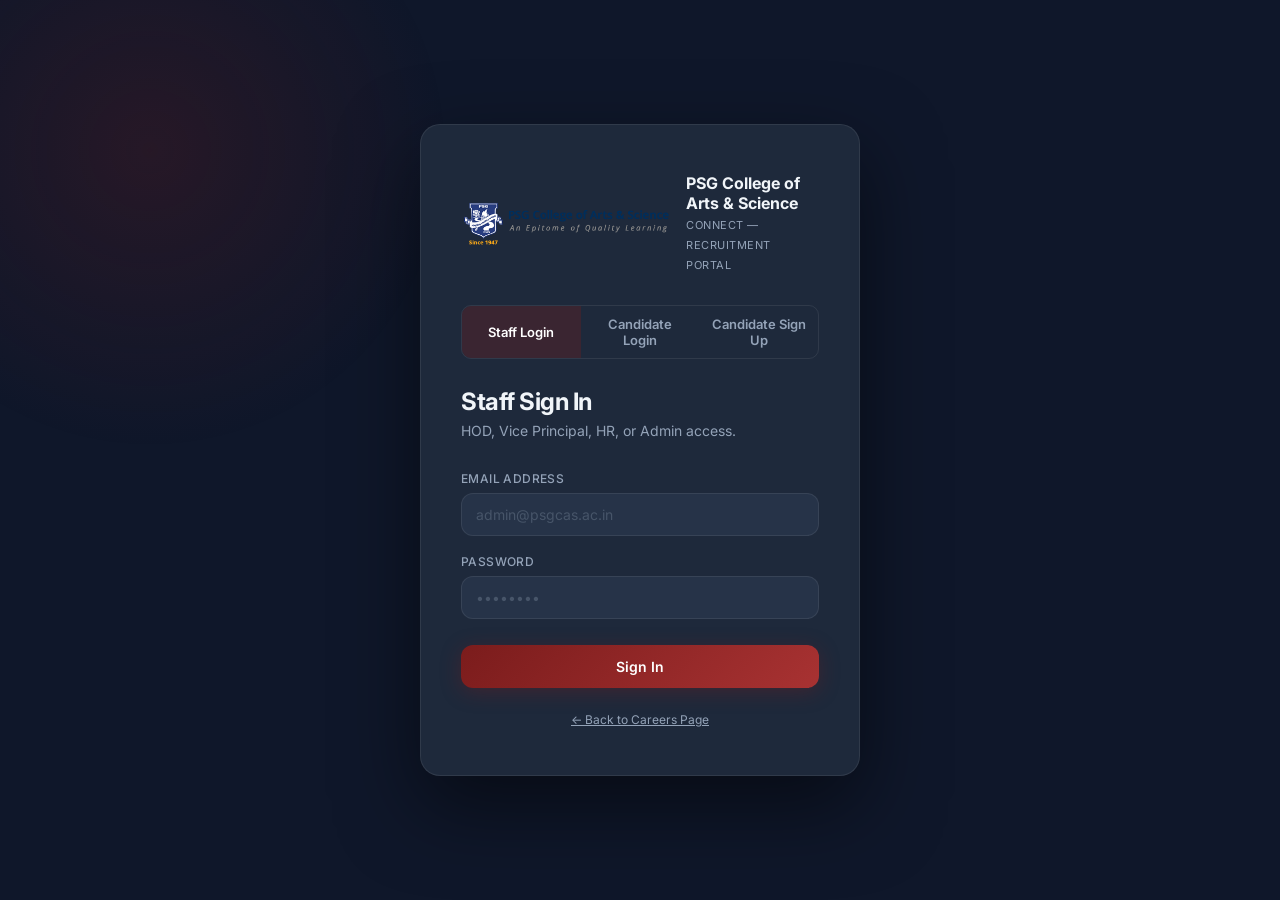
<file: login.html>
<!DOCTYPE html>
<html lang="en">
<head>
  <meta charset="UTF-8" />
  <meta name="viewport" content="width=device-width, initial-scale=1.0" />
  <title>PSG CAS CONNECT — Sign In</title>
  <link href="https://fonts.googleapis.com/css2?family=Inter:wght@400;500;600;700&display=swap" rel="stylesheet" />
  <style>
    *, *::before, *::after { box-sizing: border-box; margin: 0; padding: 0; }
    :root { --maroon: #7b1c1c; --maroon-dark: #5c1414; --gold: #c9a84c; }
    body {
      font-family: "Inter", system-ui, sans-serif;
      background: #0f172a;
      min-height: 100vh;
      display: flex; align-items: center; justify-content: center;
      color: #f1f5f9; overflow: hidden; position: relative;
    }
    body::before {
      content: ''; position: fixed;
      width: 600px; height: 600px;
      background: radial-gradient(circle, rgba(123,28,28,0.22) 0%, transparent 70%);
      top: -150px; left: -150px; border-radius: 50%;
      animation: blob 9s ease-in-out infinite alternate; pointer-events: none;
    }
    @keyframes blob { from { transform: translate(0,0) scale(1); } to { transform: translate(30px,30px) scale(1.1); } }
    .card {
      position: relative; z-index: 1;
      width: 440px;
      background: #1e293b;
      border: 1px solid rgba(255,255,255,0.08);
      border-radius: 20px; padding: 48px 40px;
      box-shadow: 0 30px 80px rgba(0,0,0,0.5);
      animation: fadeUp 0.4s ease both;
    }
    @keyframes fadeUp { from { opacity:0; transform: translateY(20px); } to { opacity:1; transform: translateY(0); } }
    .logo { display:flex; align-items:center; gap:12px; margin-bottom:32px; }
    .logo-img { height:48px; border-radius:8px; }
    .logo-text strong { display:block; font-size:16px; font-weight:700; }
    .logo-text span { font-size:11px; color:#94a3b8; text-transform:uppercase; letter-spacing:0.5px; }
    h1 { font-size:24px; font-weight:700; letter-spacing:-.5px; margin-bottom:6px; }
    .subtitle { color:#94a3b8; font-size:14px; margin-bottom:32px; }
    .field { margin-bottom:18px; }
    label { display:block; font-size:12px; font-weight:500; color:#94a3b8; margin-bottom:7px; text-transform:uppercase; letter-spacing:0.4px; }
    input {
      width:100%; padding:12px 14px;
      background:#263348; border:1px solid rgba(255,255,255,0.08);
      border-radius:12px; color:#f1f5f9;
      font-size:14px; font-family:inherit;
      outline:none; transition: border-color 0.2s, box-shadow 0.2s;
    }
    input:focus { border-color: #eb1c1c; box-shadow: 0 0 0 3px rgba(123,28,28,0.25); }
    input::placeholder { color:#475569; }
    .btn {
      width:100%; padding:13px;
      background: linear-gradient(135deg, #7b1c1c, #a83232);
      color:#fff; border:none; border-radius:12px;
      font-size:14px; font-weight:600; font-family:inherit;
      cursor:pointer; margin-top:8px;
      transition: opacity 0.2s, transform 0.15s;
      box-shadow: 0 4px 20px rgba(123,28,28,0.35);
    }
    .btn:hover:not(:disabled) { opacity:0.92; transform:translateY(-1px); }
    .btn:disabled { opacity:0.6; cursor:not-allowed; transform:none; }
    .btn-secondary {
      background: transparent; border: 1px solid rgba(255,255,255,0.15);
      box-shadow: none; margin-top:12px;
    }
    .btn-secondary:hover:not(:disabled) { background: rgba(255,255,255,0.05); }
    .spinner {
      display:none; width:17px; height:17px;
      border:2px solid rgba(255,255,255,0.3); border-top-color:#fff;
      border-radius:50%; animation:spin 0.7s linear infinite; margin:0 auto;
    }
    @keyframes spin { to { transform: rotate(360deg); } }
    .err {
      display:none; background:rgba(239,38,38,0.1);
      border:1px solid rgba(239,68,68,0.3); color:#ef4444;
      font-size:13px; padding:11px 14px; border-radius:10px;
      margin-top:14px; text-align:center;
    }
    .success-msg {
      display:none; background:rgba(16,185,129,0.1);
      border:1px solid rgba(16,185,129,0.3); color:#10b981;
      font-size:13px; padding:11px 14px; border-radius:10px;
      margin-top:14px; text-align:center;
    }
    .tabs { display:flex; gap:0; margin-bottom:28px; border-radius:10px; overflow:hidden; border:1px solid rgba(255,255,255,0.08); }
    .tab-btn { flex:1; padding:10px; background:transparent; color:#94a3b8; border:none; font-size:13px; font-weight:600; cursor:pointer; transition: all 0.2s; font-family:inherit; }
    .tab-btn.active { background:rgba(123,28,28,0.3); color:#fff; }
    .tab-btn:hover:not(.active) { background:rgba(255,255,255,0.03); }
    .tab-panel { display:none; }
    .tab-panel.active { display:block; }
    .divider { display:flex; align-items:center; gap:12px; margin:20px 0; }
    .divider::before, .divider::after { content:''; flex:1; height:1px; background:rgba(255,255,255,0.08); }
    .divider span { font-size:11px; color:#475569; text-transform:uppercase; letter-spacing:1px; }
    .hint { margin-top:24px; text-align:center; font-size:12px; color:#475569; }
    .hint a { color:#94a3b8; text-decoration:underline; }
  </style>
</head>
<body>
<div class="card">
  <div class="logo">
    <img class="logo-img" src="assets/psgcas logo-2.png" alt="PSG CAS" onerror="this.style.display='none'" />
    <div class="logo-text">
      <strong>PSG College of Arts &amp; Science</strong>
      <span>CONNECT — Recruitment Portal</span>
    </div>
  </div>

  <!-- Tabs: Staff Login | Candidate -->
  <div class="tabs">
    <button class="tab-btn active" id="tab-btn-staff" onclick="switchTab('staff')">Staff Login</button>
    <button class="tab-btn" id="tab-btn-candidate-login" onclick="switchTab('candidate-login')">Candidate Login</button>
    <button class="tab-btn" id="tab-btn-candidate-signup" onclick="switchTab('candidate-signup')">Candidate Sign Up</button>
  </div>

  <!-- ── STAFF LOGIN ── -->
  <div class="tab-panel active" id="panel-staff">
    <h1>Staff Sign In</h1>
    <p class="subtitle">HOD, Vice Principal, HR, or Admin access.</p>
    <form id="staffLoginForm">
      <div class="field">
        <label for="staff-email">Email Address</label>
        <input type="email" id="staff-email" placeholder="admin@psgcas.ac.in" autocomplete="email" required />
      </div>
      <div class="field">
        <label for="staff-password">Password</label>
        <input type="password" id="staff-password" placeholder="••••••••" autocomplete="current-password" required />
      </div>
      <button class="btn" type="submit" id="staffLoginBtn">
        <span id="staffBtnText">Sign In</span>
        <div class="spinner" id="staffSpinner"></div>
      </button>
      <div class="err" id="staffErr"></div>
    </form>
  </div>

  <!-- ── CANDIDATE LOGIN ── -->
  <div class="tab-panel" id="panel-candidate-login">
    <h1>Candidate Sign In</h1>
    <p class="subtitle">Track your application status.</p>
    <form id="candidateLoginForm">
      <div class="field">
        <label for="cand-email">Email Address</label>
        <input type="email" id="cand-email" placeholder="you@example.com" autocomplete="email" required />
      </div>
      <div class="field">
        <label for="cand-password">Password</label>
        <input type="password" id="cand-password" placeholder="••••••••" autocomplete="current-password" required />
      </div>
      <button class="btn" type="submit" id="candLoginBtn">
        <span id="candLoginBtnText">Sign In</span>
        <div class="spinner" id="candLoginSpinner"></div>
      </button>
      <div class="err" id="candLoginErr"></div>
    </form>
  </div>

  <!-- ── CANDIDATE SIGNUP ── -->
  <div class="tab-panel" id="panel-candidate-signup">
    <h1>Create Account</h1>
    <p class="subtitle">Sign up to submit and track your application.</p>
    <form id="candidateSignupForm">
      <div class="field">
        <label for="signup-name">Full Name</label>
        <input type="text" id="signup-name" placeholder="Dr. Arun Kumar" required />
      </div>
      <div class="field">
        <label for="signup-email">Email Address</label>
        <input type="email" id="signup-email" placeholder="you@example.com" autocomplete="email" required />
      </div>
      <div class="field">
        <label for="signup-password">Password</label>
        <input type="password" id="signup-password" placeholder="Min 6 characters" autocomplete="new-password" required minlength="6" />
      </div>
      <button class="btn" type="submit" id="signupBtn">
        <span id="signupBtnText">Create Account</span>
        <div class="spinner" id="signupSpinner"></div>
      </button>
      <div class="err" id="signupErr"></div>
      <div class="success-msg" id="signupSuccess"></div>
    </form>
  </div>

  <div class="hint">
    <a href="index.html">← Back to Careers Page</a>
  </div>
</div>

<script>
  // ── ROLE → PAGE MAP ──
  var ROLE_REDIRECT = {
    'candidate':  'candidate.html',
    'hod':        'hod.html',
    'superadmin': 'vp.html',
    'hr':         'hr.html',
    'admin':      'admin.html'
  };

  // If already logged in, redirect
  var exToken = sessionStorage.getItem('psg_token');
  var exRole  = sessionStorage.getItem('psg_role');
  if (exToken && exRole && ROLE_REDIRECT[exRole]) {
    window.location.href = ROLE_REDIRECT[exRole];
  }

  // ── TAB SWITCHING ──
  function switchTab(tab) {
    document.querySelectorAll('.tab-btn').forEach(function(b, i) { b.classList.remove('active'); });
    document.querySelectorAll('.tab-panel').forEach(function(p) { p.classList.remove('active'); });
    document.getElementById('panel-' + tab).classList.add('active');
    // Highlight correct tab
    var tabs = ['staff', 'candidate-login', 'candidate-signup'];
    var idx = tabs.indexOf(tab);
    if (idx >= 0) document.querySelectorAll('.tab-btn')[idx].classList.add('active');
  }

  // ── HELPERS ──
  function setLoading(btn, textEl, spinnerEl, on) {
    btn.disabled = on;
    textEl.style.display = on ? 'none' : '';
    spinnerEl.style.display = on ? 'block' : 'none';
  }

  function showErr(el, msg) { el.textContent = msg; el.style.display = 'block'; }
  function hideErr(el) { el.style.display = 'none'; }

  async function doLogin(email, password, errEl, btn, textEl, spinnerEl) {
    hideErr(errEl);
    setLoading(btn, textEl, spinnerEl, true);

    try {
      var res = await fetch('/api/login', {
        method: 'POST',
        headers: { 'Content-Type': 'application/json' },
        body: JSON.stringify({ email: email, password: password })
      });
      var data = await res.json();

      if (!res.ok) {
        setLoading(btn, textEl, spinnerEl, false);
        showErr(errEl, data.error || 'Login failed.');
        return;
      }

      // Store session
      sessionStorage.setItem('psg_token', data.token);
      sessionStorage.setItem('psg_role', data.role);
      sessionStorage.setItem('psg_email', data.email);
      sessionStorage.setItem('psg_name', data.name || '');
      sessionStorage.setItem('psg_department', data.department || '');

      // Redirect by role
      var dest = ROLE_REDIRECT[data.role];
      if (dest) {
        window.location.href = dest;
      } else {
        sessionStorage.clear();
        setLoading(btn, textEl, spinnerEl, false);
        showErr(errEl, 'Unknown role. Contact administrator.');
      }

    } catch (err) {
      setLoading(btn, textEl, spinnerEl, false);
      showErr(errEl, 'Cannot connect to server.');
    }
  }

  // ── STAFF LOGIN ──
  document.getElementById('staffLoginForm').addEventListener('submit', function(e) {
    e.preventDefault();
    var email = document.getElementById('staff-email').value.trim();
    var pw = document.getElementById('staff-password').value.trim();
    doLogin(email, pw, document.getElementById('staffErr'),
      document.getElementById('staffLoginBtn'),
      document.getElementById('staffBtnText'),
      document.getElementById('staffSpinner'));
  });

  // ── CANDIDATE LOGIN ──
  document.getElementById('candidateLoginForm').addEventListener('submit', function(e) {
    e.preventDefault();
    var email = document.getElementById('cand-email').value.trim();
    var pw = document.getElementById('cand-password').value.trim();
    doLogin(email, pw, document.getElementById('candLoginErr'),
      document.getElementById('candLoginBtn'),
      document.getElementById('candLoginBtnText'),
      document.getElementById('candLoginSpinner'));
  });

  // ── CANDIDATE SIGNUP ──
  document.getElementById('candidateSignupForm').addEventListener('submit', async function(e) {
    e.preventDefault();
    var name = document.getElementById('signup-name').value.trim();
    var email = document.getElementById('signup-email').value.trim();
    var pw = document.getElementById('signup-password').value.trim();
    var errEl = document.getElementById('signupErr');
    var successEl = document.getElementById('signupSuccess');
    var btn = document.getElementById('signupBtn');
    var textEl = document.getElementById('signupBtnText');
    var spinnerEl = document.getElementById('signupSpinner');

    hideErr(errEl);
    successEl.style.display = 'none';
    setLoading(btn, textEl, spinnerEl, true);

    try {
      var res = await fetch('/api/signup', {
        method: 'POST',
        headers: { 'Content-Type': 'application/json' },
        body: JSON.stringify({ email: email, password: pw, full_name: name })
      });
      var data = await res.json();

      if (!res.ok) {
        setLoading(btn, textEl, spinnerEl, false);
        showErr(errEl, data.error || 'Signup failed.');
        return;
      }

      if (data.token) {
        // Auto-confirmed — log in immediately
        sessionStorage.setItem('psg_token', data.token);
        sessionStorage.setItem('psg_role', 'candidate');
        sessionStorage.setItem('psg_email', data.email);
        sessionStorage.setItem('psg_name', data.name || name);
        window.location.href = 'candidate.html';
      } else {
        setLoading(btn, textEl, spinnerEl, false);
        successEl.textContent = data.message || 'Account created! Check your email to confirm.';
        successEl.style.display = 'block';
      }
    } catch (err) {
      setLoading(btn, textEl, spinnerEl, false);
      showErr(errEl, 'Cannot connect to server.');
    }
  });
</script>
</body>
</html>
</file>
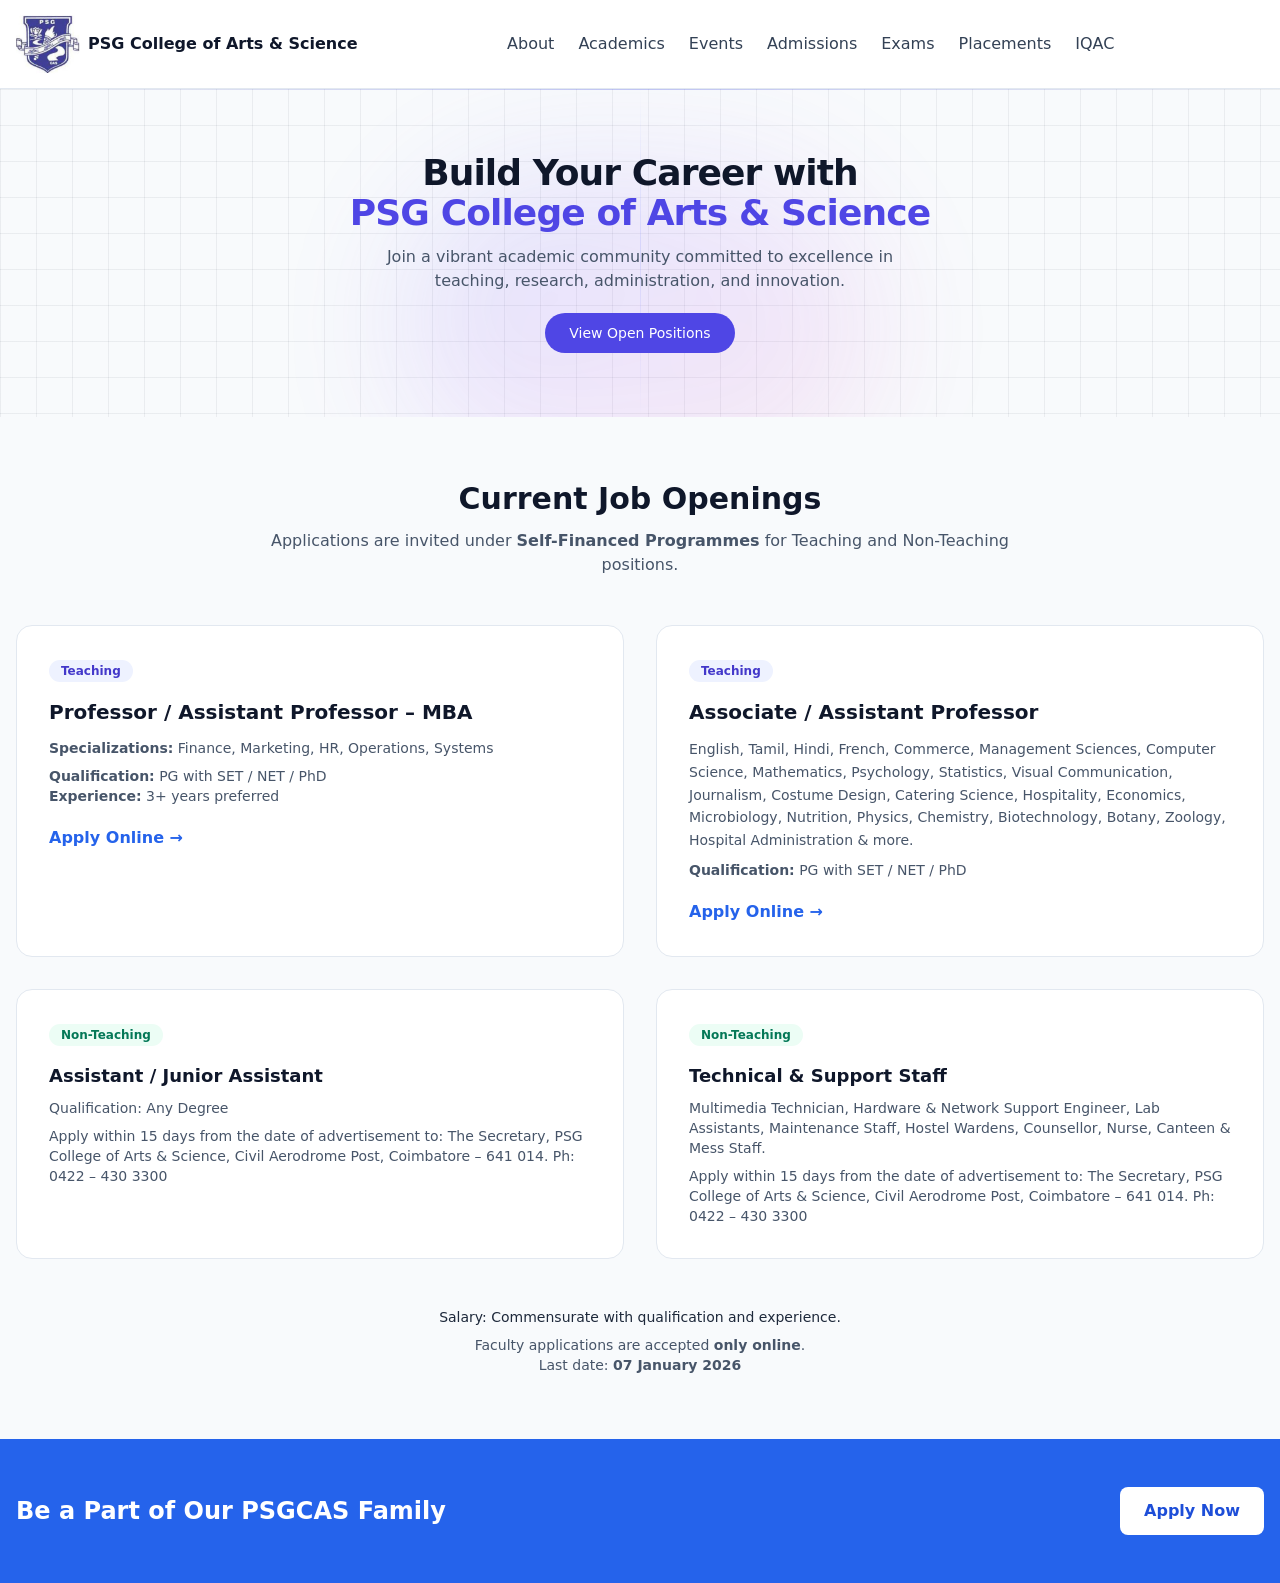
<file: reference/PSG College of Arts & Science _Careers.html>
<!DOCTYPE html>
<!-- saved from url=(0045)https://www.psgcas.ac.in/career/#job-openings -->
<html lang="en"><head><meta http-equiv="Content-Type" content="text/html; charset=UTF-8">
    
    <title>PSG College of Arts &amp; Science |Careers </title>
    <meta name="viewport" content="width=device-width, initial-scale=1">
    <meta name="description" content="Official Careers page for PSG College of Arts &amp; Science, Coimbatore. Explore job openings and career opportunities.">
    <meta name="author" content="PSG College of Arts &amp; Science">
    <meta name="keywords" content="PSG College of Arts &amp; Science, Careers, Coimbatore, Job Openings, Faculty Positions, Non-Teaching Positions, PSGCAS Jobs, PSGCAS Career Opportunities">
    <link rel="icon" type="image/png" href="https://www.psgcas.ac.in/assets/images/psg-favicon.png">

    <!-- Tailwind CSS CDN -->
    <script src="./PSG College of Arts &amp; Science _Careers_files/psgcas.js.download"></script>

    <!-- Geist Font -->
    <style>
      body {
        font-family: "Geist", system-ui, -apple-system, BlinkMacSystemFont,
          "Segoe UI", sans-serif;
      }
    </style>
  <style>*, ::before, ::after{--tw-border-spacing-x:0;--tw-border-spacing-y:0;--tw-translate-x:0;--tw-translate-y:0;--tw-rotate:0;--tw-skew-x:0;--tw-skew-y:0;--tw-scale-x:1;--tw-scale-y:1;--tw-pan-x: ;--tw-pan-y: ;--tw-pinch-zoom: ;--tw-scroll-snap-strictness:proximity;--tw-gradient-from-position: ;--tw-gradient-via-position: ;--tw-gradient-to-position: ;--tw-ordinal: ;--tw-slashed-zero: ;--tw-numeric-figure: ;--tw-numeric-spacing: ;--tw-numeric-fraction: ;--tw-ring-inset: ;--tw-ring-offset-width:0px;--tw-ring-offset-color:#fff;--tw-ring-color:rgb(59 130 246 / 0.5);--tw-ring-offset-shadow:0 0 #0000;--tw-ring-shadow:0 0 #0000;--tw-shadow:0 0 #0000;--tw-shadow-colored:0 0 #0000;--tw-blur: ;--tw-brightness: ;--tw-contrast: ;--tw-grayscale: ;--tw-hue-rotate: ;--tw-invert: ;--tw-saturate: ;--tw-sepia: ;--tw-drop-shadow: ;--tw-backdrop-blur: ;--tw-backdrop-brightness: ;--tw-backdrop-contrast: ;--tw-backdrop-grayscale: ;--tw-backdrop-hue-rotate: ;--tw-backdrop-invert: ;--tw-backdrop-opacity: ;--tw-backdrop-saturate: ;--tw-backdrop-sepia: ;--tw-contain-size: ;--tw-contain-layout: ;--tw-contain-paint: ;--tw-contain-style: }::backdrop{--tw-border-spacing-x:0;--tw-border-spacing-y:0;--tw-translate-x:0;--tw-translate-y:0;--tw-rotate:0;--tw-skew-x:0;--tw-skew-y:0;--tw-scale-x:1;--tw-scale-y:1;--tw-pan-x: ;--tw-pan-y: ;--tw-pinch-zoom: ;--tw-scroll-snap-strictness:proximity;--tw-gradient-from-position: ;--tw-gradient-via-position: ;--tw-gradient-to-position: ;--tw-ordinal: ;--tw-slashed-zero: ;--tw-numeric-figure: ;--tw-numeric-spacing: ;--tw-numeric-fraction: ;--tw-ring-inset: ;--tw-ring-offset-width:0px;--tw-ring-offset-color:#fff;--tw-ring-color:rgb(59 130 246 / 0.5);--tw-ring-offset-shadow:0 0 #0000;--tw-ring-shadow:0 0 #0000;--tw-shadow:0 0 #0000;--tw-shadow-colored:0 0 #0000;--tw-blur: ;--tw-brightness: ;--tw-contrast: ;--tw-grayscale: ;--tw-hue-rotate: ;--tw-invert: ;--tw-saturate: ;--tw-sepia: ;--tw-drop-shadow: ;--tw-backdrop-blur: ;--tw-backdrop-brightness: ;--tw-backdrop-contrast: ;--tw-backdrop-grayscale: ;--tw-backdrop-hue-rotate: ;--tw-backdrop-invert: ;--tw-backdrop-opacity: ;--tw-backdrop-saturate: ;--tw-backdrop-sepia: ;--tw-contain-size: ;--tw-contain-layout: ;--tw-contain-paint: ;--tw-contain-style: }/* ! tailwindcss v3.4.16 | MIT License | https://tailwindcss.com */*,::after,::before{box-sizing:border-box;border-width:0;border-style:solid;border-color:#e5e7eb}::after,::before{--tw-content:''}:host,html{line-height:1.5;-webkit-text-size-adjust:100%;-moz-tab-size:4;tab-size:4;font-family:ui-sans-serif, system-ui, sans-serif, "Apple Color Emoji", "Segoe UI Emoji", "Segoe UI Symbol", "Noto Color Emoji";font-feature-settings:normal;font-variation-settings:normal;-webkit-tap-highlight-color:transparent}body{margin:0;line-height:inherit}hr{height:0;color:inherit;border-top-width:1px}abbr:where([title]){-webkit-text-decoration:underline dotted;text-decoration:underline dotted}h1,h2,h3,h4,h5,h6{font-size:inherit;font-weight:inherit}a{color:inherit;text-decoration:inherit}b,strong{font-weight:bolder}code,kbd,pre,samp{font-family:ui-monospace, SFMono-Regular, Menlo, Monaco, Consolas, "Liberation Mono", "Courier New", monospace;font-feature-settings:normal;font-variation-settings:normal;font-size:1em}small{font-size:80%}sub,sup{font-size:75%;line-height:0;position:relative;vertical-align:baseline}sub{bottom:-.25em}sup{top:-.5em}table{text-indent:0;border-color:inherit;border-collapse:collapse}button,input,optgroup,select,textarea{font-family:inherit;font-feature-settings:inherit;font-variation-settings:inherit;font-size:100%;font-weight:inherit;line-height:inherit;letter-spacing:inherit;color:inherit;margin:0;padding:0}button,select{text-transform:none}button,input:where([type=button]),input:where([type=reset]),input:where([type=submit]){-webkit-appearance:button;background-color:transparent;background-image:none}:-moz-focusring{outline:auto}:-moz-ui-invalid{box-shadow:none}progress{vertical-align:baseline}::-webkit-inner-spin-button,::-webkit-outer-spin-button{height:auto}[type=search]{-webkit-appearance:textfield;outline-offset:-2px}::-webkit-search-decoration{-webkit-appearance:none}::-webkit-file-upload-button{-webkit-appearance:button;font:inherit}summary{display:list-item}blockquote,dd,dl,figure,h1,h2,h3,h4,h5,h6,hr,p,pre{margin:0}fieldset{margin:0;padding:0}legend{padding:0}menu,ol,ul{list-style:none;margin:0;padding:0}dialog{padding:0}textarea{resize:vertical}input::placeholder,textarea::placeholder{opacity:1;color:#9ca3af}[role=button],button{cursor:pointer}:disabled{cursor:default}audio,canvas,embed,iframe,img,object,svg,video{display:block;vertical-align:middle}img,video{max-width:100%;height:auto}[hidden]:where(:not([hidden=until-found])){display:none}.fixed{position:fixed}.absolute{position:absolute}.relative{position:relative}.sticky{position:sticky}.inset-0{inset:0px}.inset-x-0{left:0px;right:0px}.inset-y-0{top:0px;bottom:0px}.top-0{top:0px}.bottom-4{bottom:1rem}.left-1\/2{left:50%}.left-4{left:1rem}.right-4{right:1rem}.top-20{top:5rem}.z-30{z-index:30}.-z-10{z-index:-10}.-z-20{z-index:-20}.z-10{z-index:10}.z-50{z-index:50}.mx-auto{margin-left:auto;margin-right:auto}.mt-3{margin-top:0.75rem}.mb-12{margin-bottom:3rem}.mt-12{margin-top:3rem}.mt-2{margin-top:0.5rem}.mt-4{margin-top:1rem}.mt-5{margin-top:1.25rem}.block{display:block}.flex{display:flex}.inline-flex{display:inline-flex}.grid{display:grid}.hidden{display:none}.h-16{height:4rem}.h-5{height:1.25rem}.h-full{height:100%}.h-\[1px\]{height:1px}.h-\[320px\]{height:320px}.w-5{width:1.25rem}.w-auto{width:auto}.w-full{width:100%}.w-\[1px\]{width:1px}.w-\[480px\]{width:480px}.max-w-3xl{max-width:48rem}.max-w-7xl{max-width:80rem}.max-w-xl{max-width:36rem}.flex-1{flex:1 1 0%}.-translate-x-1\/2{--tw-translate-x:-50%;transform:translate(var(--tw-translate-x), var(--tw-translate-y)) rotate(var(--tw-rotate)) skewX(var(--tw-skew-x)) skewY(var(--tw-skew-y)) scaleX(var(--tw-scale-x)) scaleY(var(--tw-scale-y))}.flex-col{flex-direction:column}.items-center{align-items:center}.justify-center{justify-content:center}.justify-between{justify-content:space-between}.gap-2{gap:0.5rem}.gap-6{gap:1.5rem}.gap-3{gap:0.75rem}.gap-8{gap:2rem}.space-y-1 > :not([hidden]) ~ :not([hidden]){--tw-space-y-reverse:0;margin-top:calc(0.25rem * calc(1 - var(--tw-space-y-reverse)));margin-bottom:calc(0.25rem * var(--tw-space-y-reverse))}.overflow-hidden{overflow:hidden}.rounded-2xl{border-radius:1rem}.rounded-lg{border-radius:0.5rem}.rounded-md{border-radius:0.375rem}.rounded-full{border-radius:9999px}.rounded-xl{border-radius:0.75rem}.border{border-width:1px}.border-b{border-bottom-width:1px}.border-slate-200{--tw-border-opacity:1;border-color:rgb(226 232 240 / var(--tw-border-opacity, 1))}.border-slate-300{--tw-border-opacity:1;border-color:rgb(203 213 225 / var(--tw-border-opacity, 1))}.bg-slate-200{--tw-bg-opacity:1;background-color:rgb(226 232 240 / var(--tw-bg-opacity, 1))}.bg-slate-50{--tw-bg-opacity:1;background-color:rgb(248 250 252 / var(--tw-bg-opacity, 1))}.bg-white{--tw-bg-opacity:1;background-color:rgb(255 255 255 / var(--tw-bg-opacity, 1))}.bg-white\/90{background-color:rgb(255 255 255 / 0.9)}.bg-blue-600{--tw-bg-opacity:1;background-color:rgb(37 99 235 / var(--tw-bg-opacity, 1))}.bg-emerald-50{--tw-bg-opacity:1;background-color:rgb(236 253 245 / var(--tw-bg-opacity, 1))}.bg-indigo-50{--tw-bg-opacity:1;background-color:rgb(238 242 255 / var(--tw-bg-opacity, 1))}.bg-indigo-600{--tw-bg-opacity:1;background-color:rgb(79 70 229 / var(--tw-bg-opacity, 1))}.bg-\[linear-gradient\(to_right\2c rgba\(15\2c 23\2c 42\2c 0\.06\)_1px\2c transparent_1px\)\2c linear-gradient\(to_bottom\2c rgba\(15\2c 23\2c 42\2c 0\.06\)_1px\2c transparent_1px\)\]{background-image:linear-gradient(to right,rgba(15,23,42,0.06) 1px,transparent 1px),linear-gradient(to bottom,rgba(15,23,42,0.06) 1px,transparent 1px)}.bg-gradient-to-b{background-image:linear-gradient(to bottom, var(--tw-gradient-stops))}.bg-gradient-to-br{background-image:linear-gradient(to bottom right, var(--tw-gradient-stops))}.bg-gradient-to-r{background-image:linear-gradient(to right, var(--tw-gradient-stops))}.from-indigo-500\/30{--tw-gradient-from:rgb(99 102 241 / 0.3) var(--tw-gradient-from-position);--tw-gradient-to:rgb(99 102 241 / 0) var(--tw-gradient-to-position);--tw-gradient-stops:var(--tw-gradient-from), var(--tw-gradient-to)}.from-transparent{--tw-gradient-from:transparent var(--tw-gradient-from-position);--tw-gradient-to:rgb(0 0 0 / 0) var(--tw-gradient-to-position);--tw-gradient-stops:var(--tw-gradient-from), var(--tw-gradient-to)}.via-indigo-300{--tw-gradient-to:rgb(165 180 252 / 0)  var(--tw-gradient-to-position);--tw-gradient-stops:var(--tw-gradient-from), #a5b4fc var(--tw-gradient-via-position), var(--tw-gradient-to)}.via-indigo-400{--tw-gradient-to:rgb(129 140 248 / 0)  var(--tw-gradient-to-position);--tw-gradient-stops:var(--tw-gradient-from), #818cf8 var(--tw-gradient-via-position), var(--tw-gradient-to)}.via-purple-500\/20{--tw-gradient-to:rgb(168 85 247 / 0)  var(--tw-gradient-to-position);--tw-gradient-stops:var(--tw-gradient-from), rgb(168 85 247 / 0.2) var(--tw-gradient-via-position), var(--tw-gradient-to)}.to-pink-500\/20{--tw-gradient-to:rgb(236 72 153 / 0.2) var(--tw-gradient-to-position)}.to-transparent{--tw-gradient-to:transparent var(--tw-gradient-to-position)}.bg-\[size\:36px_36px\]{background-size:36px 36px}.object-cover{object-fit:cover}.p-1\.5{padding:0.375rem}.p-8{padding:2rem}.px-2{padding-left:0.5rem;padding-right:0.5rem}.px-3{padding-left:0.75rem;padding-right:0.75rem}.px-4{padding-left:1rem;padding-right:1rem}.py-1\.5{padding-top:0.375rem;padding-bottom:0.375rem}.py-3{padding-top:0.75rem;padding-bottom:0.75rem}.px-5{padding-left:1.25rem;padding-right:1.25rem}.px-6{padding-left:1.5rem;padding-right:1.5rem}.py-1{padding-top:0.25rem;padding-bottom:0.25rem}.py-10{padding-top:2.5rem;padding-bottom:2.5rem}.py-12{padding-top:3rem;padding-bottom:3rem}.py-16{padding-top:4rem;padding-bottom:4rem}.py-2\.5{padding-top:0.625rem;padding-bottom:0.625rem}.text-center{text-align:center}.text-\[14px\]{font-size:14px}.text-sm{font-size:0.875rem;line-height:1.25rem}.text-2xl{font-size:1.5rem;line-height:2rem}.text-lg{font-size:1.125rem;line-height:1.75rem}.text-xl{font-size:1.25rem;line-height:1.75rem}.text-xs{font-size:0.75rem;line-height:1rem}.font-medium{font-weight:500}.font-semibold{font-weight:600}.font-bold{font-weight:700}.leading-tight{line-height:1.25}.leading-relaxed{line-height:1.625}.tracking-tight{letter-spacing:-0.025em}.text-slate-700{--tw-text-opacity:1;color:rgb(51 65 85 / var(--tw-text-opacity, 1))}.text-slate-900{--tw-text-opacity:1;color:rgb(15 23 42 / var(--tw-text-opacity, 1))}.text-blue-600{--tw-text-opacity:1;color:rgb(37 99 235 / var(--tw-text-opacity, 1))}.text-blue-700{--tw-text-opacity:1;color:rgb(29 78 216 / var(--tw-text-opacity, 1))}.text-emerald-700{--tw-text-opacity:1;color:rgb(4 120 87 / var(--tw-text-opacity, 1))}.text-indigo-600{--tw-text-opacity:1;color:rgb(79 70 229 / var(--tw-text-opacity, 1))}.text-indigo-700{--tw-text-opacity:1;color:rgb(67 56 202 / var(--tw-text-opacity, 1))}.text-slate-600{--tw-text-opacity:1;color:rgb(71 85 105 / var(--tw-text-opacity, 1))}.text-slate-800{--tw-text-opacity:1;color:rgb(30 41 59 / var(--tw-text-opacity, 1))}.text-white{--tw-text-opacity:1;color:rgb(255 255 255 / var(--tw-text-opacity, 1))}.opacity-30{opacity:0.3}.opacity-40{opacity:0.4}.opacity-60{opacity:0.6}.shadow-sm{--tw-shadow:0 1px 2px 0 rgb(0 0 0 / 0.05);--tw-shadow-colored:0 1px 2px 0 var(--tw-shadow-color);box-shadow:var(--tw-ring-offset-shadow, 0 0 #0000), var(--tw-ring-shadow, 0 0 #0000), var(--tw-shadow)}.shadow-lg{--tw-shadow:0 10px 15px -3px rgb(0 0 0 / 0.1), 0 4px 6px -4px rgb(0 0 0 / 0.1);--tw-shadow-colored:0 10px 15px -3px var(--tw-shadow-color), 0 4px 6px -4px var(--tw-shadow-color);box-shadow:var(--tw-ring-offset-shadow, 0 0 #0000), var(--tw-ring-shadow, 0 0 #0000), var(--tw-shadow)}.blur-3xl{--tw-blur:blur(64px);filter:var(--tw-blur) var(--tw-brightness) var(--tw-contrast) var(--tw-grayscale) var(--tw-hue-rotate) var(--tw-invert) var(--tw-saturate) var(--tw-sepia) var(--tw-drop-shadow)}.backdrop-blur{--tw-backdrop-blur:blur(8px);-webkit-backdrop-filter:var(--tw-backdrop-blur) var(--tw-backdrop-brightness) var(--tw-backdrop-contrast) var(--tw-backdrop-grayscale) var(--tw-backdrop-hue-rotate) var(--tw-backdrop-invert) var(--tw-backdrop-opacity) var(--tw-backdrop-saturate) var(--tw-backdrop-sepia);backdrop-filter:var(--tw-backdrop-blur) var(--tw-backdrop-brightness) var(--tw-backdrop-contrast) var(--tw-backdrop-grayscale) var(--tw-backdrop-hue-rotate) var(--tw-backdrop-invert) var(--tw-backdrop-opacity) var(--tw-backdrop-saturate) var(--tw-backdrop-sepia)}.transition{transition-property:color, background-color, border-color, fill, stroke, opacity, box-shadow, transform, filter, -webkit-text-decoration-color, -webkit-backdrop-filter;transition-property:color, background-color, border-color, text-decoration-color, fill, stroke, opacity, box-shadow, transform, filter, backdrop-filter;transition-property:color, background-color, border-color, text-decoration-color, fill, stroke, opacity, box-shadow, transform, filter, backdrop-filter, -webkit-text-decoration-color, -webkit-backdrop-filter;transition-timing-function:cubic-bezier(0.4, 0, 0.2, 1);transition-duration:150ms}.hover\:bg-slate-100:hover{--tw-bg-opacity:1;background-color:rgb(241 245 249 / var(--tw-bg-opacity, 1))}.hover\:bg-slate-50:hover{--tw-bg-opacity:1;background-color:rgb(248 250 252 / var(--tw-bg-opacity, 1))}.hover\:bg-blue-50:hover{--tw-bg-opacity:1;background-color:rgb(239 246 255 / var(--tw-bg-opacity, 1))}.hover\:bg-blue-700:hover{--tw-bg-opacity:1;background-color:rgb(29 78 216 / var(--tw-bg-opacity, 1))}.hover\:bg-indigo-700:hover{--tw-bg-opacity:1;background-color:rgb(67 56 202 / var(--tw-bg-opacity, 1))}.hover\:text-indigo-600:hover{--tw-text-opacity:1;color:rgb(79 70 229 / var(--tw-text-opacity, 1))}.hover\:shadow-xl:hover{--tw-shadow:0 20px 25px -5px rgb(0 0 0 / 0.1), 0 8px 10px -6px rgb(0 0 0 / 0.1);--tw-shadow-colored:0 20px 25px -5px var(--tw-shadow-color), 0 8px 10px -6px var(--tw-shadow-color);box-shadow:var(--tw-ring-offset-shadow, 0 0 #0000), var(--tw-ring-shadow, 0 0 #0000), var(--tw-shadow)}.focus\:outline-none:focus{outline:2px solid transparent;outline-offset:2px}.focus\:ring-2:focus{--tw-ring-offset-shadow:var(--tw-ring-inset) 0 0 0 var(--tw-ring-offset-width) var(--tw-ring-offset-color);--tw-ring-shadow:var(--tw-ring-inset) 0 0 0 calc(2px + var(--tw-ring-offset-width)) var(--tw-ring-color);box-shadow:var(--tw-ring-offset-shadow), var(--tw-ring-shadow), var(--tw-shadow, 0 0 #0000)}.focus\:ring-indigo-500:focus{--tw-ring-opacity:1;--tw-ring-color:rgb(99 102 241 / var(--tw-ring-opacity, 1))}.focus\:ring-offset-2:focus{--tw-ring-offset-width:2px}.focus\:ring-offset-white:focus{--tw-ring-offset-color:#fff}@media (min-width: 640px){.sm\:block{display:block}.sm\:flex{display:flex}.sm\:hidden{display:none}.sm\:py-14{padding-top:3.5rem;padding-bottom:3.5rem}.sm\:text-3xl{font-size:1.875rem;line-height:2.25rem}.sm\:text-base{font-size:1rem;line-height:1.5rem}}@media (min-width: 768px){.md\:grid-cols-2{grid-template-columns:repeat(2, minmax(0, 1fr))}.md\:py-16{padding-top:4rem;padding-bottom:4rem}.md\:text-base{font-size:1rem;line-height:1.5rem}.md\:text-4xl{font-size:2.25rem;line-height:2.5rem}}</style></head>

  <body class="bg-slate-50 text-slate-900">

    <!-- Navbar -->
<header class="sticky top-0 z-30 bg-white/90 backdrop-blur border-b border-slate-200">
  <nav class="mx-auto w-full px-4 py-3">
    <div class="flex items-center justify-between">

      <!-- Logo (Left) -->
      <a href="https://www.psgcas.ac.in/" class="flex items-center gap-2">
        <div class="h-16 w-auto rounded-lg bg-slate-200 overflow-hidden flex items-center justify-center">
          <img src="./PSG College of Arts &amp; Science _Careers_files/psg_college_of_arts_and_science_logo" alt="PSG CAS Logo" class="h-full w-full object-cover">
        </div>

        <div class="leading-tight">
          <p class="font-semibold text-sm md:text-base">
            PSG College of Arts &amp; Science
          </p>
         
        </div>
      </a>

      <!-- Desktop Navigation (Centered, Larger Font) -->
      <div class="hidden sm:flex items-center justify-center gap-6 text-sm md:text-base flex-1">
          <a href="https://www.psgcas.ac.in/the-story-of-psgcas/" class="text-slate-700 hover:text-indigo-600">
          About
        </a>
         <a href="https://www.psgcas.ac.in/programmes/" class="text-slate-700 hover:text-indigo-600">
          Academics
        </a>
        <a href="https://www.psgcas.ac.in/events/" class="text-slate-700 hover:text-indigo-600">
          Events
        </a>
        <a href="https://www.psgcas.ac.in/admissions/" class="text-slate-700 hover:text-indigo-600">
          Admissions 
        </a>
        <a href="https://www.psgcas.ac.in/exams/" class="text-slate-700 hover:text-indigo-600">
          Exams
        </a>

        <a href="https://www.psgcas.ac.in/placements/" class="text-slate-700 hover:text-indigo-600">
          Placements
        </a>


        <a href="https://www.psgcas.ac.in/iqac/" class="text-slate-700 hover:text-indigo-600">
          IQAC
        </a>
       
      </div>

    
      <!-- Mobile (Login + Hamburger) -->
      <div class="flex items-center gap-2 sm:hidden">
       
        <button id="mobile-menu-toggle" type="button" class="inline-flex items-center justify-center rounded-md p-1.5 border border-slate-300 text-slate-700 hover:bg-slate-100 focus:outline-none focus:ring-2 focus:ring-indigo-500 focus:ring-offset-2 focus:ring-offset-white" aria-label="Open navigation menu">
          <svg id="mobile-menu-icon" class="h-5 w-5" xmlns="http://www.w3.org/2000/svg" fill="none" viewBox="0 0 24 24" stroke="currentColor" stroke-width="2">
            <path stroke-linecap="round" stroke-linejoin="round" d="M4 6h16M4 12h16M4 18h16"></path>
          </svg>
        </button>
      </div>
    </div>

    <!-- Mobile Menu -->
    <div id="mobile-menu" class="sm:hidden mt-3 space-y-1 rounded-2xl border border-slate-200 bg-white shadow-sm px-3 py-3 hidden">
      <a href="https://www.psgcas.ac.in/the-story-of-psgcas/" class="block rounded-lg px-2 py-1.5 text-[14px] font-medium text-slate-700 hover:bg-slate-50">
       Home
      </a>
      <a href="https://www.psgcas.ac.in/programmes/" class="block rounded-lg px-2 py-1.5 text-[14px] font-medium text-slate-700 hover:bg-slate-50">
        Academics
      </a>
      <a href="https://www.psgcas.ac.in/events/" class="block rounded-lg px-2 py-1.5 text-[14px] font-medium text-slate-700 hover:bg-slate-50">
        Events
      </a>
      <a href="https://www.psgcas.ac.in/admissions/" class="block rounded-lg px-2 py-1.5 text-[14px] font-medium text-slate-700 hover:bg-slate-50">
        Admissions
      </a>
      <a href="https://www.psgcas.ac.in/exams/" class="block rounded-lg px-2 py-1.5 text-[14px] font-medium text-slate-700 hover:bg-slate-50">
        Exams
      </a>
      <a href="https://www.psgcas.ac.in/placements/" class="block rounded-lg px-2 py-1.5 text-[14px] font-medium text-slate-700 hover:bg-slate-50">
        Placements
      </a>
      <a href="https://www.psgcas.ac.in/iqac/" class="block rounded-lg px-2 py-1.5 text-[14px] font-medium text-slate-700 hover:bg-slate-50">
        IQAC
      </a>

    </div>
  </nav>
</header>

<script>
  document.addEventListener('DOMContentLoaded', function () {
    const btn = document.getElementById('mobile-menu-toggle');
    const menu = document.getElementById('mobile-menu');

    btn.addEventListener('click', () => {
      menu.classList.toggle('hidden');
    });
  });
</script>

<!-- Main Layout Wrapper -->
<main class="mx-auto w-full ">

<!-- HERO -->
<!-- Hero Section -->
<!-- HERO -->
<section id="careers-hero" class="relative flex flex-col items-center py-10 sm:py-14 md:py-16 overflow-hidden">
  <!-- GRID BACKGROUND -->
  <div class="absolute inset-0 -z-20 bg-[linear-gradient(to_right,rgba(15,23,42,0.06)_1px,transparent_1px),linear-gradient(to_bottom,rgba(15,23,42,0.06)_1px,transparent_1px)] bg-[size:36px_36px]"></div>

  <!-- PULSE LINES -->
  <div class="absolute inset-x-0 top-0 h-[1px] bg-gradient-to-r from-transparent via-indigo-400 to-transparent opacity-40 animate-pulse-slow -z-10"></div>
  <div class="absolute inset-y-0 left-1/2 w-[1px] bg-gradient-to-b from-transparent via-indigo-300 to-transparent opacity-30 animate-pulse-slower -z-10"></div>

  <!-- SOFT GRADIENT BLOB -->
  <div class="absolute top-20 left-1/2 -translate-x-1/2 w-[480px] h-[320px] bg-gradient-to-br from-indigo-500/30 via-purple-500/20 to-pink-500/20 blur-3xl rounded-full opacity-60 -z-10"></div>

  <!-- CONTENT -->
  <h1 class="relative z-10 text-center text-2xl sm:text-3xl md:text-4xl font-semibold tracking-tight text-slate-900">
    <span>Build Your Career with</span><br>
    <span class="text-indigo-600">PSG College of Arts &amp; Science</span>
  </h1>

  <p class="relative z-10 mt-3 max-w-xl text-center text-sm sm:text-base text-slate-600">
    Join a vibrant academic community committed to excellence in teaching,
    research, administration, and innovation.
  </p>

  <!-- CTA -->
  <div class="relative z-10 mt-5 flex gap-3 justify-center">
    <a href="https://www.psgcas.ac.in/career/#job-openings" class="inline-flex items-center justify-center rounded-full bg-indigo-600 px-6 py-2.5 text-sm font-medium text-white hover:bg-indigo-700">
      View Open Positions
    </a>
  </div>
</section>


<section id="job-openings" class="max-w-7xl mx-auto px-4 py-16">

  <!-- HEADER -->
  <div class="mb-12 text-center">
    <h2 class="text-2xl sm:text-3xl font-bold text-slate-900">
      Current Job Openings
    </h2>
    <p class="mt-3 max-w-3xl mx-auto text-slate-600 text-sm sm:text-base">
      Applications are invited under <strong>Self-Financed Programmes</strong>
      for Teaching and Non-Teaching positions.
    </p>
  </div>

  <!-- JOB GRID -->
  <div class="grid gap-8 md:grid-cols-2">

    <!-- FACULTY : MBA -->
    <div class="bg-white rounded-2xl border border-slate-200 p-8 hover:shadow-xl transition">
      <span class="text-xs font-semibold text-indigo-700 bg-indigo-50 px-3 py-1 rounded-full">
        Teaching
      </span>

      <h3 class="mt-4 text-xl font-bold text-slate-900">
        Professor / Assistant Professor – MBA
      </h3>

      <p class="mt-3 text-sm text-slate-600">
        <strong>Specializations:</strong> Finance, Marketing, HR, Operations, Systems
      </p>

      <p class="mt-2 text-sm text-slate-600">
        <strong>Qualification:</strong> PG with SET / NET / PhD<br>
        <strong>Experience:</strong> 3+ years preferred
      </p>

      <a href="https://career.psgcas.ac.in/" target="_blank" class="inline-flex mt-5 font-semibold text-blue-600">
        Apply Online →
      </a>
    </div>

    <!-- FACULTY : MULTI DISCIPLINE -->
    <div class="bg-white rounded-2xl border border-slate-200 p-8 hover:shadow-xl transition">
      <span class="text-xs font-semibold text-indigo-700 bg-indigo-50 px-3 py-1 rounded-full">
        Teaching
      </span>

      <h3 class="mt-4 text-xl font-bold text-slate-900">
        Associate / Assistant Professor
      </h3>

      <p class="mt-3 text-sm text-slate-600 leading-relaxed">
        English, Tamil, Hindi, French, Commerce, Management Sciences, Computer Science,
        Mathematics, Psychology, Statistics, Visual Communication, Journalism,
        Costume Design, Catering Science, Hospitality, Economics, Microbiology,
        Nutrition, Physics, Chemistry, Biotechnology, Botany, Zoology,
        Hospital Administration &amp; more.
      </p>

      <p class="mt-2 text-sm text-slate-600">
        <strong>Qualification:</strong> PG with SET / NET / PhD
      </p>

      <a href="https://career.psgcas.ac.in/" target="_blank" class="inline-flex mt-5 font-semibold text-blue-600">
        Apply Online →
      </a>
    </div>

    <!-- NON-TEACHING : ADMIN -->
    <div class="bg-white rounded-2xl border border-slate-200 p-8 hover:shadow-xl transition">
      <span class="text-xs font-semibold text-emerald-700 bg-emerald-50 px-3 py-1 rounded-full">
        Non-Teaching
      </span>

      <h3 class="mt-4 text-lg font-bold text-slate-900">
        Assistant / Junior Assistant
      </h3>

      <p class="mt-2 text-sm text-slate-600">
        Qualification: Any Degree
      </p>

       <p class="mt-2 text-sm text-slate-600">
        Apply within 15 days from the date of advertisement to:
The Secretary, PSG College of Arts &amp; Science, Civil Aerodrome Post, Coimbatore – 641 014.  Ph: 0422 – 430 3300
      </p>
    </div>

    <!-- NON-TEACHING : TECH / SUPPORT -->
    <div class="bg-white rounded-2xl border border-slate-200 p-8 hover:shadow-xl transition">
      <span class="text-xs font-semibold text-emerald-700 bg-emerald-50 px-3 py-1 rounded-full">
        Non-Teaching
      </span>

      <h3 class="mt-4 text-lg font-bold text-slate-900">
        Technical &amp; Support Staff
      </h3>

      <p class="mt-2 text-sm text-slate-600">
        Multimedia Technician, Hardware &amp; Network Support Engineer,
        Lab Assistants, Maintenance Staff, Hostel Wardens,
        Counsellor, Nurse, Canteen &amp; Mess Staff.
      </p>

       <p class="mt-2 text-sm text-slate-600">
        Apply within 15 days from the date of advertisement to:
The Secretary, PSG College of Arts &amp; Science, Civil Aerodrome Post, Coimbatore – 641 014.  Ph: 0422 – 430 3300
      </p>
    </div>

  </div>

  <!-- FOOTER NOTE -->
  <div class="mt-12 max-w-3xl mx-auto text-center text-sm text-slate-600">
    <p class="font-medium text-slate-800">
      Salary: Commensurate with qualification and experience.
    </p>
    <p class="mt-2">
      Faculty applications are accepted <strong>only online</strong>.<br>
      Last date: <strong>07 January 2026</strong>
    </p>
  </div>

</section>



<!-- DESKTOP CTA STRIP -->
<section class="hidden sm:block bg-blue-600">
  <div class="max-w-7xl mx-auto px-4 py-12 flex items-center justify-between">
    <h2 class="text-2xl font-semibold text-white">
      Be a Part of Our PSGCAS Family
    </h2>
    <a href="https://career.psgcas.ac.in/" target="_blank" class="px-6 py-3 rounded-lg bg-white text-blue-700 font-semibold hover:bg-blue-50 transition">
      Apply Now
    </a>
  </div>
</section>

<!-- FLOATING MOBILE CTA -->
<a href="https://career.psgcas.ac.in/" target="_blank" class="fixed sm:hidden bottom-4 left-4 right-4 z-50
          flex items-center justify-center gap-2
          px-5 py-3 rounded-xl
          bg-blue-600 text-white font-semibold
          shadow-lg hover:bg-blue-700 transition">
   Go to Career Portal
</a>




</main></body></html>
</file>
